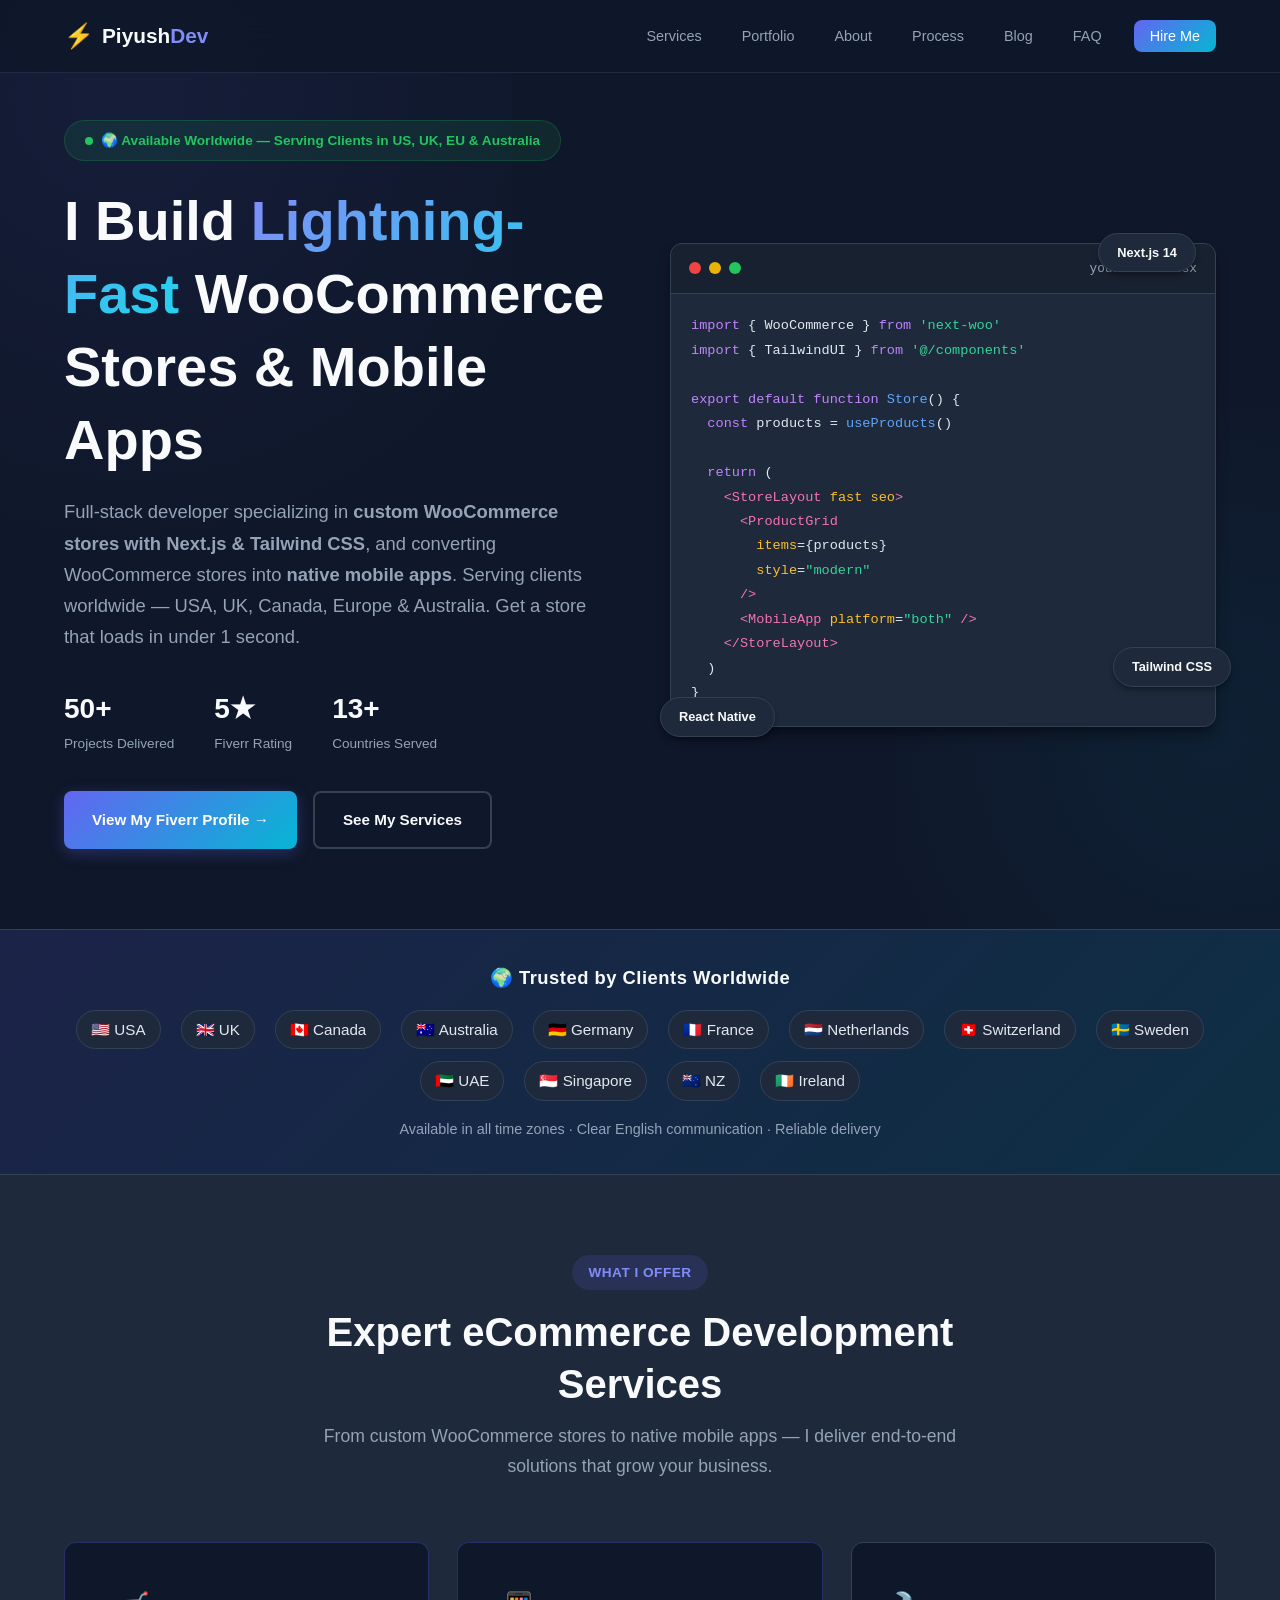
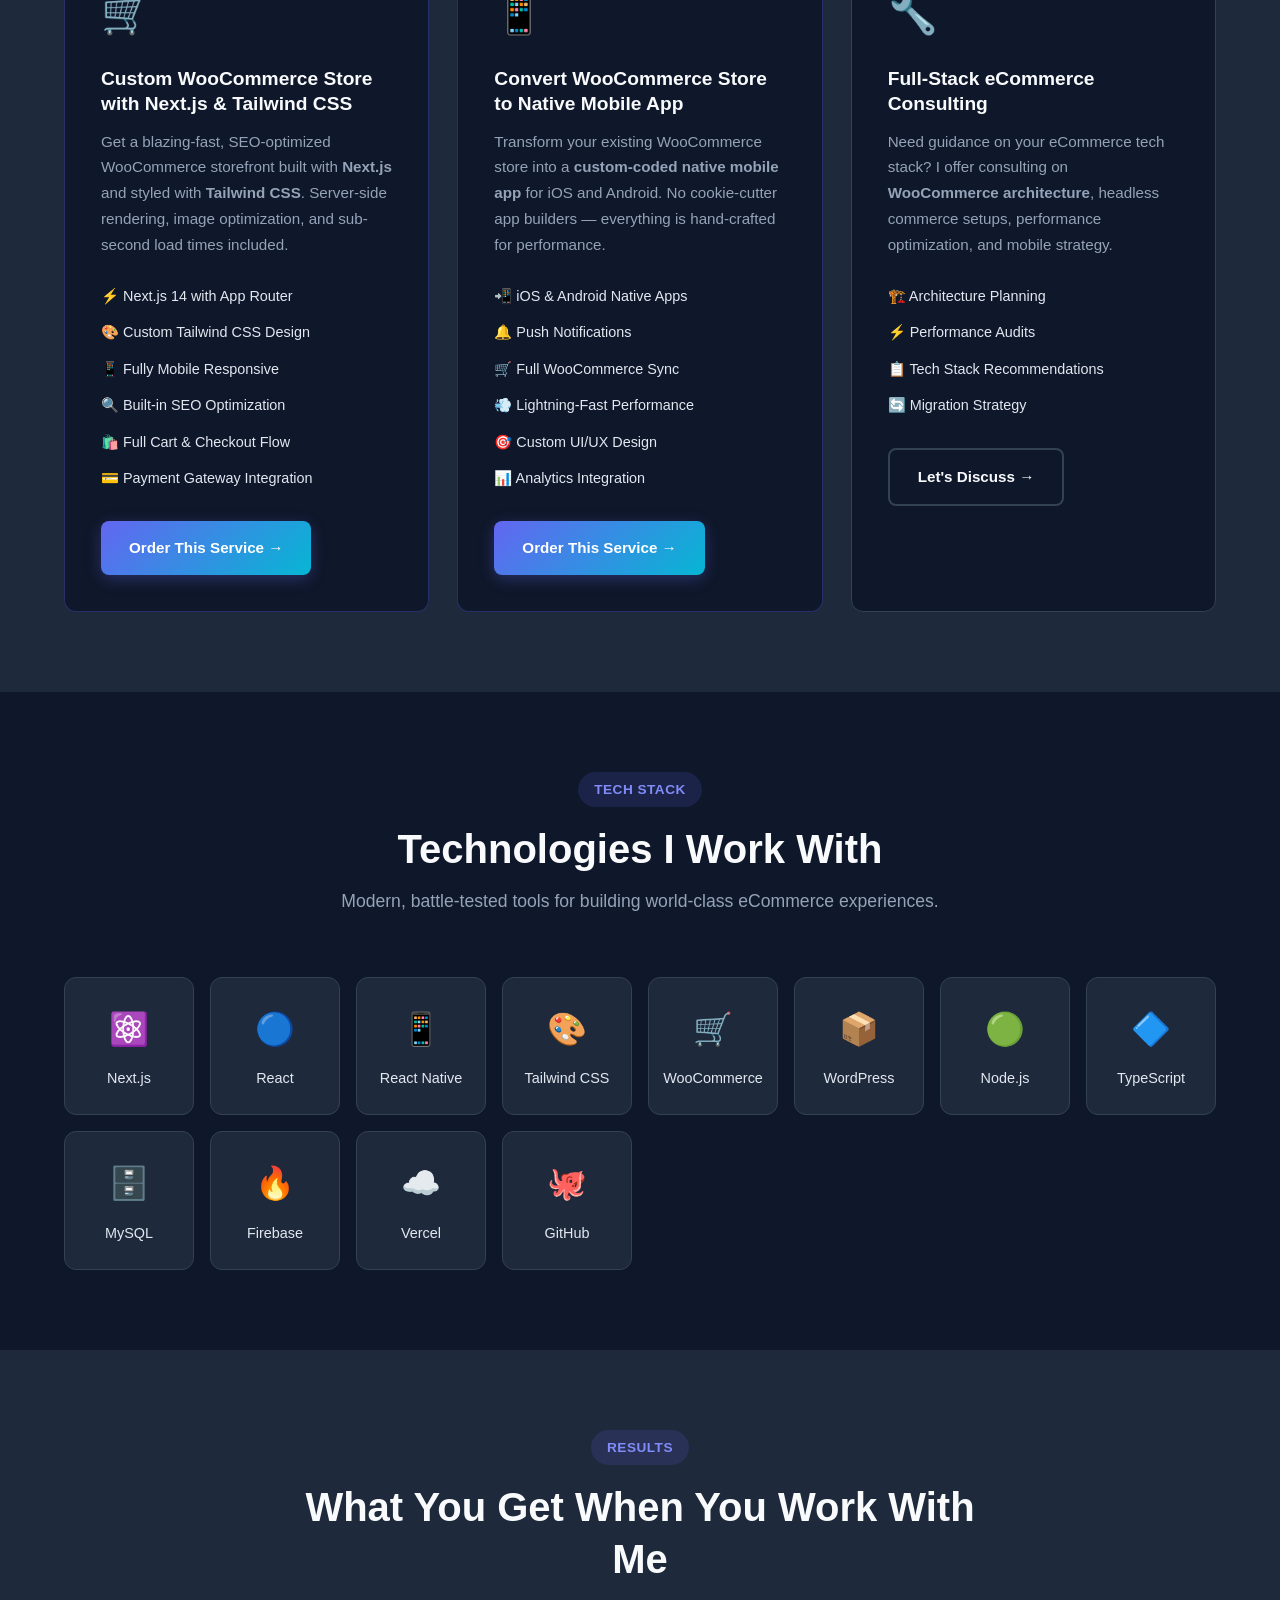
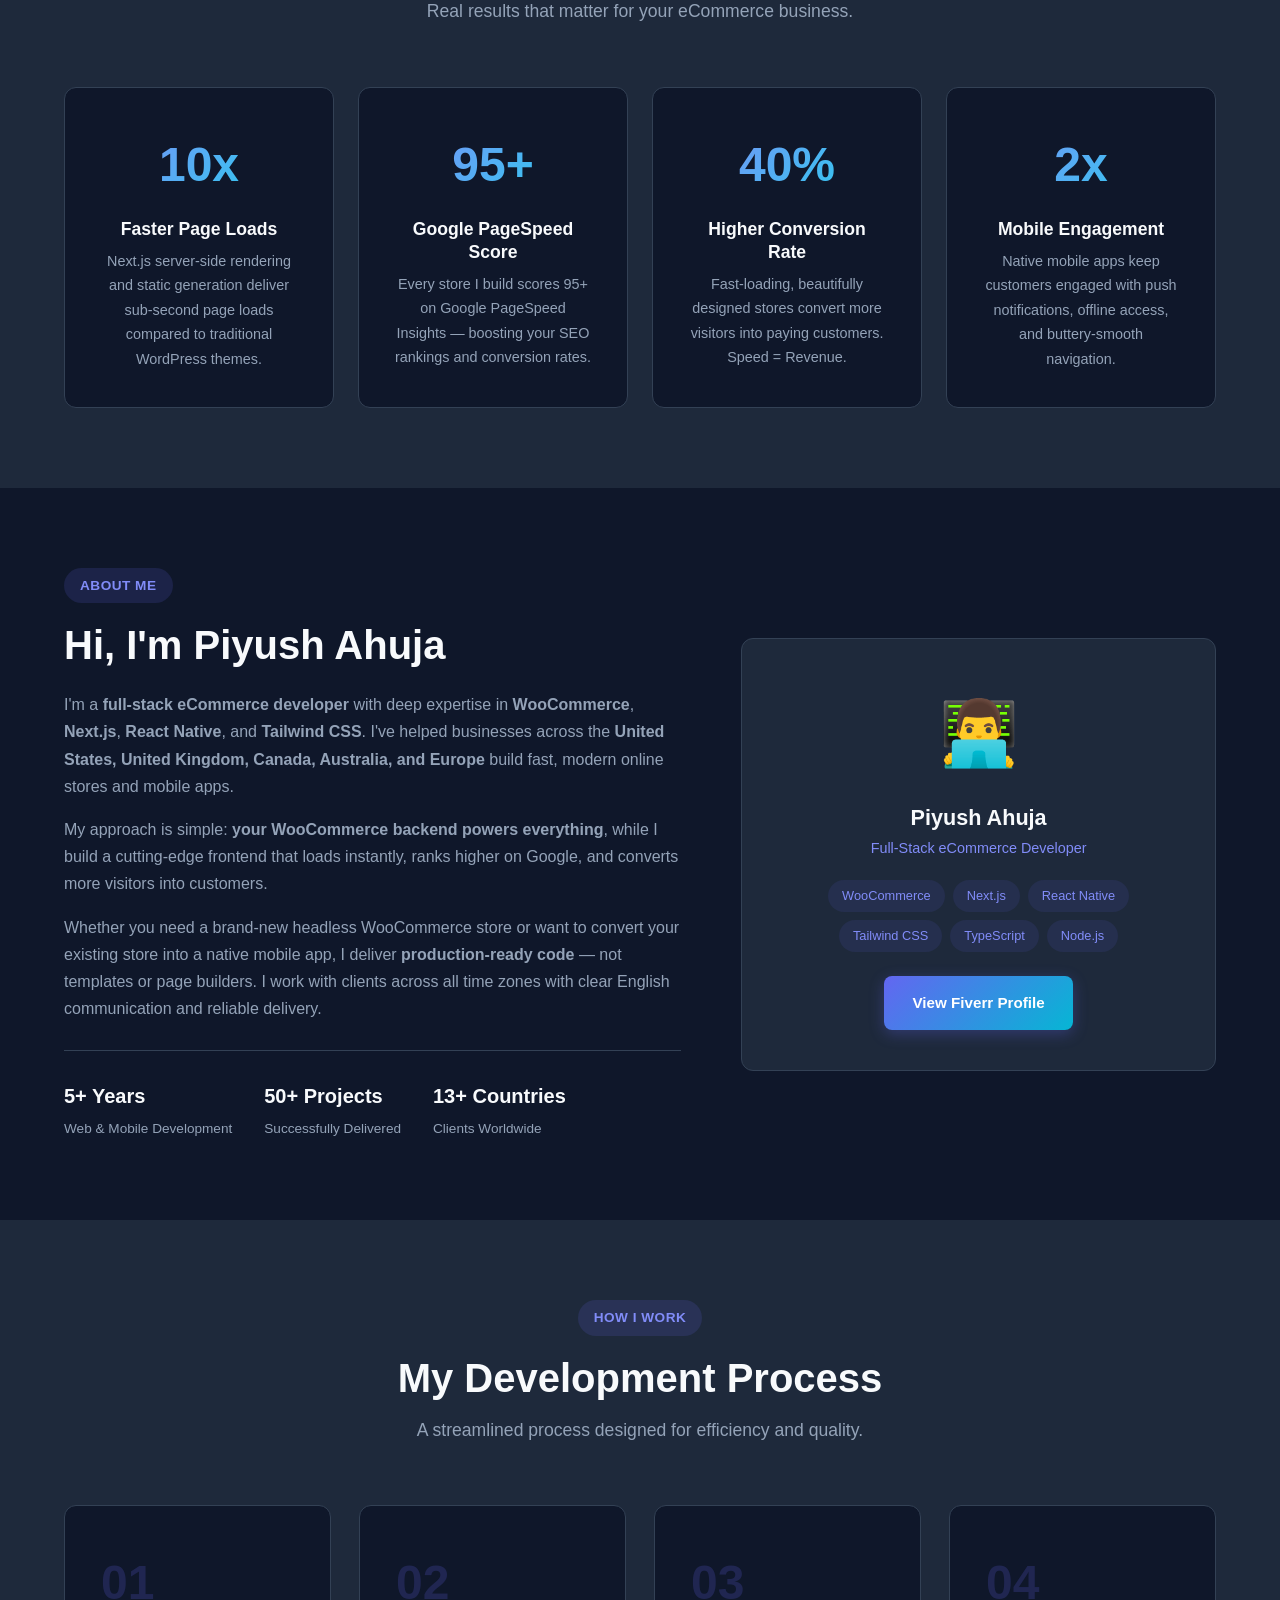
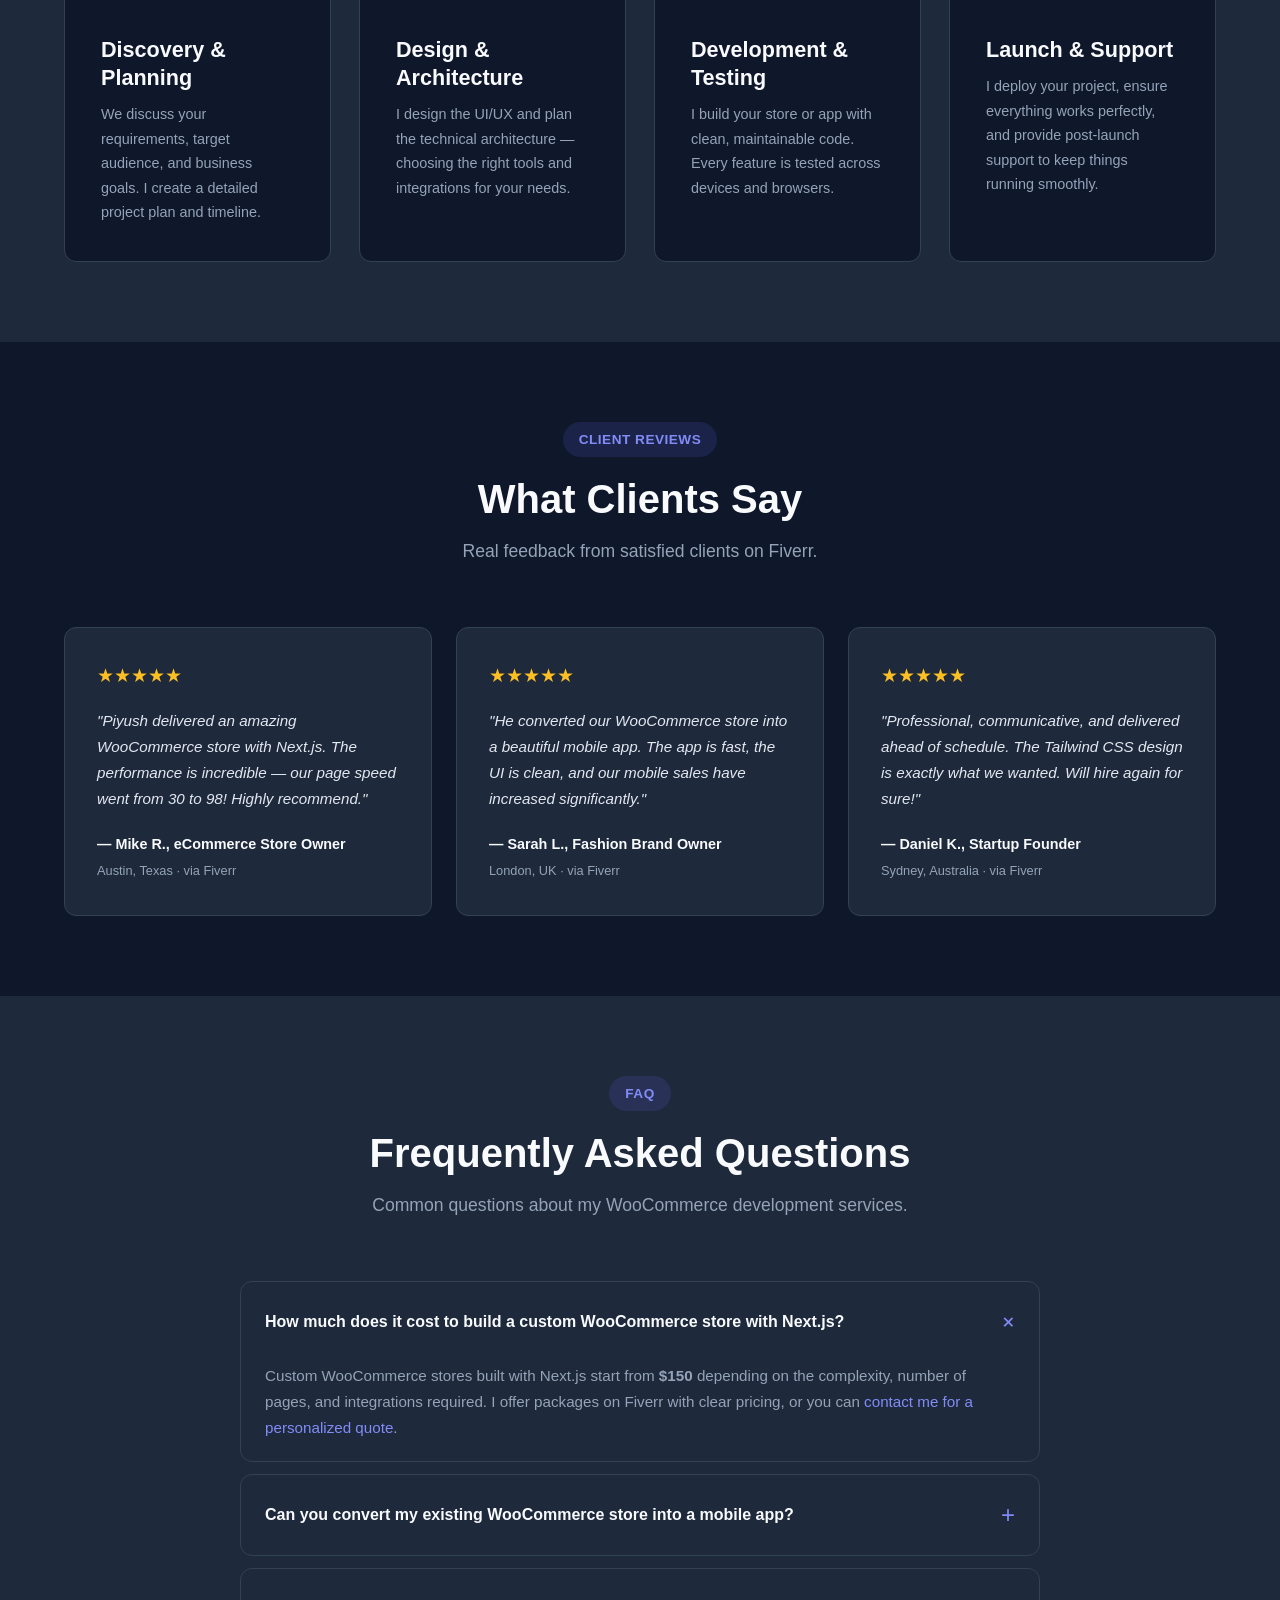
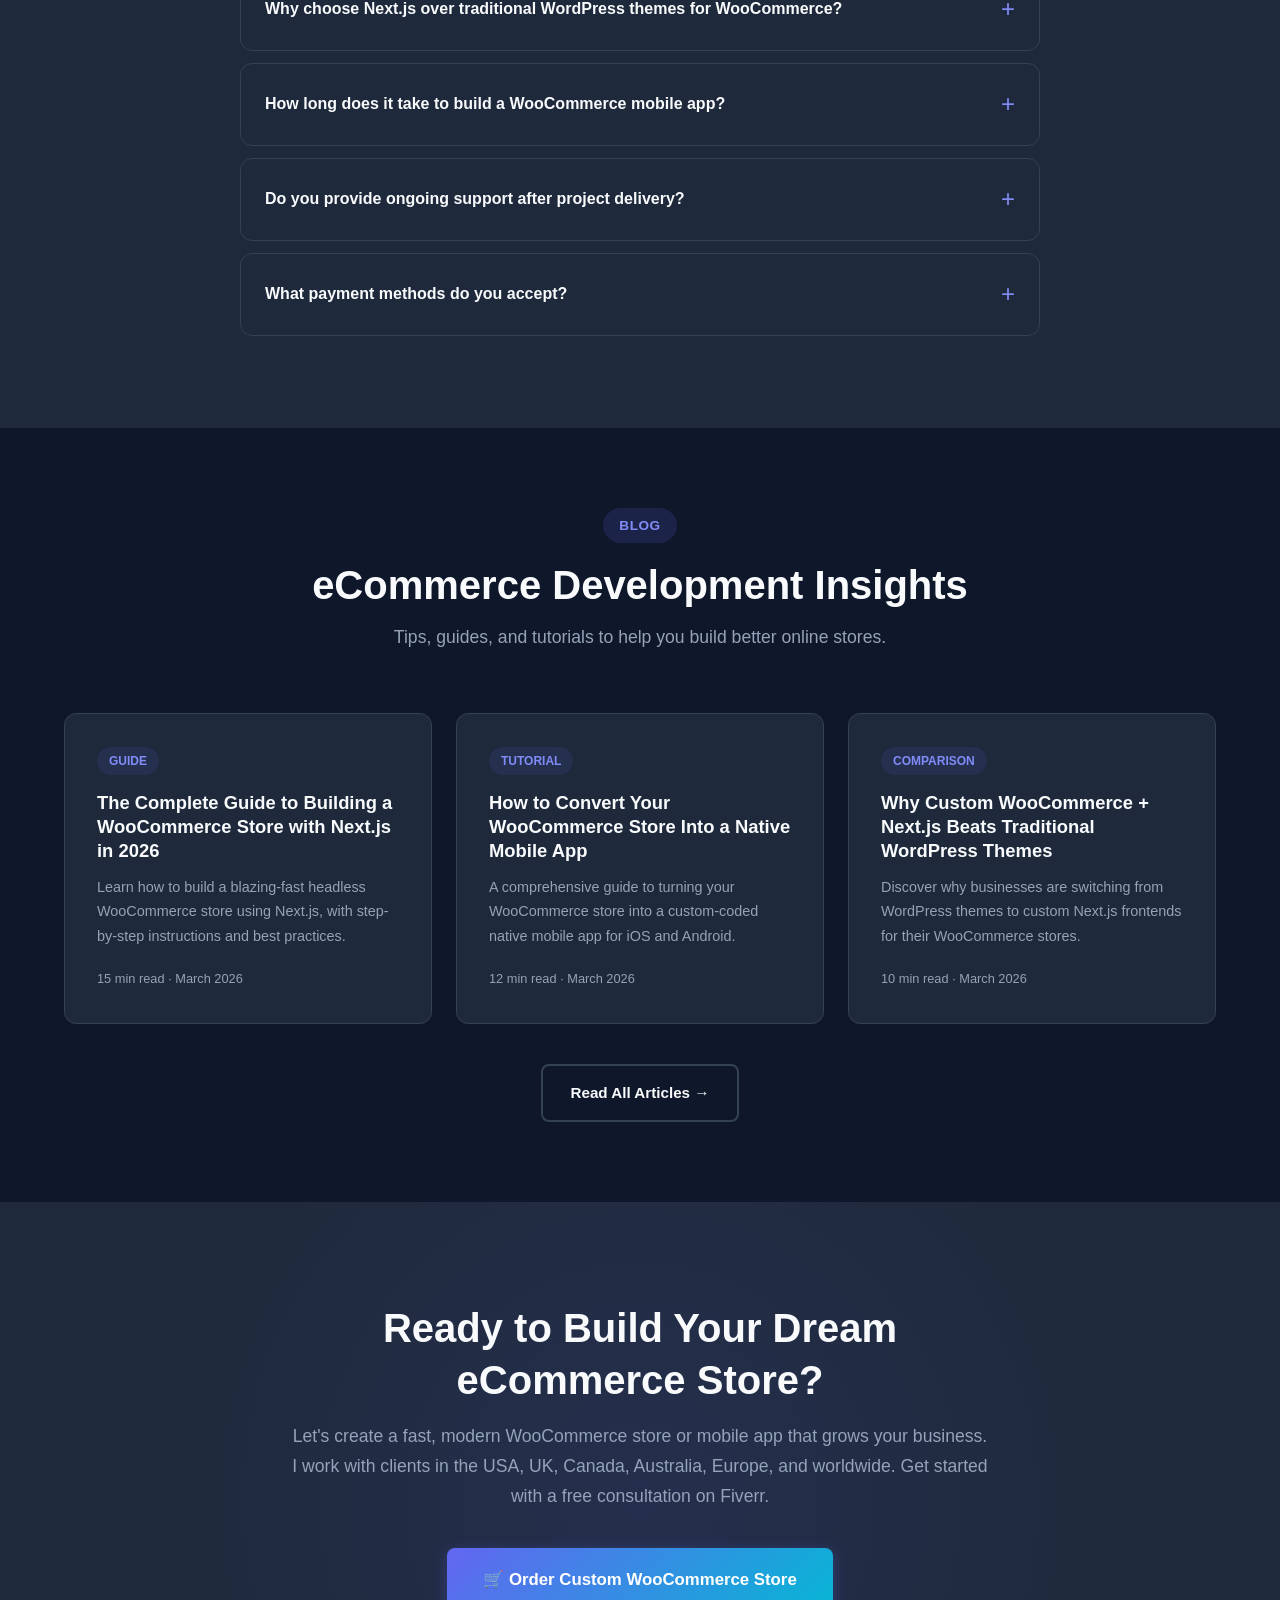
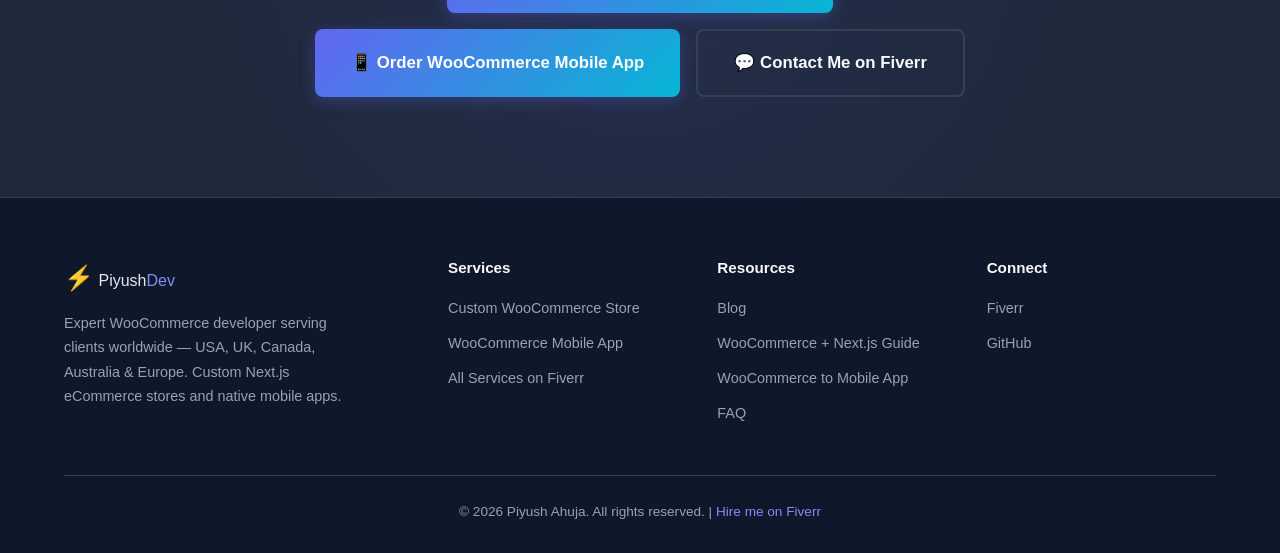
<file: index.html>
<!DOCTYPE html>
<html lang="en">
<head>
    <meta charset="UTF-8">
    <meta name="viewport" content="width=device-width, initial-scale=1.0">
    <title>Piyush Ahuja — WooCommerce & Next.js Developer | Custom eCommerce Stores & Mobile Apps</title>
    <meta name="description" content="Hire Piyush Ahuja — expert WooCommerce developer serving clients in the USA, UK, Canada, Australia & Europe. Custom Next.js eCommerce stores, Tailwind CSS design, and native mobile apps. 50+ projects delivered worldwide. Fast delivery.">
    <meta name="keywords" content="woocommerce developer, hire woocommerce expert, nextjs ecommerce, custom woocommerce store, woocommerce mobile app, react native woocommerce, tailwind css ecommerce, freelance ecommerce developer, woocommerce to mobile app, custom ecommerce development, hire woocommerce developer usa, woocommerce developer for us clients, ecommerce developer uk, hire freelance developer usa, woocommerce expert canada, headless ecommerce developer, nextjs developer for hire, remote ecommerce developer, international freelance developer">
    <meta name="author" content="Piyush Ahuja">
    <meta name="robots" content="index, follow, max-snippet:-1, max-image-preview:large, max-video-preview:-1">
    <link rel="canonical" href="https://ahujapiyush.github.io/">

    <!-- International Targeting: hreflang for major English markets -->
    <link rel="alternate" hreflang="en" href="https://ahujapiyush.github.io/">
    <link rel="alternate" hreflang="en-US" href="https://ahujapiyush.github.io/">
    <link rel="alternate" hreflang="en-GB" href="https://ahujapiyush.github.io/">
    <link rel="alternate" hreflang="en-AU" href="https://ahujapiyush.github.io/">
    <link rel="alternate" hreflang="en-CA" href="https://ahujapiyush.github.io/">
    <link rel="alternate" hreflang="en-IE" href="https://ahujapiyush.github.io/">
    <link rel="alternate" hreflang="de" href="https://ahujapiyush.github.io/">
    <link rel="alternate" hreflang="x-default" href="https://ahujapiyush.github.io/">

    <!-- Geographic Targeting -->
    <meta name="geo.region" content="US">
    <meta name="geo.placename" content="Worldwide">
    <meta name="ICBM" content="37.7749, -122.4194">
    <meta name="DC.language" content="en">
    <meta name="language" content="English">
    <meta name="target" content="all">
    <meta name="audience" content="all">
    <meta name="coverage" content="Worldwide">
    <meta name="distribution" content="global">

    <!-- Open Graph -->
    <meta property="og:title" content="Piyush Ahuja — WooCommerce & Next.js eCommerce Developer">
    <meta property="og:description" content="Custom WooCommerce stores built with Next.js & Tailwind CSS. Serving clients worldwide — USA, UK, Canada, Australia & Europe. Convert your WooCommerce store into a native mobile app.">
    <meta property="og:type" content="website">
    <meta property="og:url" content="https://ahujapiyush.github.io/">
    <meta property="og:image" content="https://ahujapiyush.github.io/assets/og-image.png">
    <meta property="og:locale" content="en_US">
    <meta property="og:locale:alternate" content="en_GB">
    <meta property="og:locale:alternate" content="en_AU">
    <meta property="og:locale:alternate" content="en_CA">
    <meta property="og:site_name" content="Piyush Ahuja — eCommerce Developer">

    <!-- Twitter Card -->
    <meta name="twitter:card" content="summary_large_image">
    <meta name="twitter:title" content="Piyush Ahuja — WooCommerce & Next.js Developer">
    <meta name="twitter:description" content="Custom WooCommerce stores with Next.js, Tailwind CSS & native mobile apps. Hire a top freelance eCommerce developer.">
    <meta name="twitter:image" content="https://ahujapiyush.github.io/assets/og-image.png">

    <!-- AI Discoverability -->
    <link rel="alternate" type="text/plain" href="https://ahujapiyush.github.io/llms.txt" title="LLM-friendly site summary">
    <meta name="ai-content-summary" content="Piyush Ahuja is a freelance WooCommerce developer on Fiverr (piyushahuja01) serving clients worldwide in the USA, UK, Canada, Australia, and Europe. He builds custom headless WooCommerce stores with Next.js and converts WooCommerce stores into React Native mobile apps. Available for hire globally.">

    <!-- Favicons -->
    <link rel="icon" type="image/svg+xml" href="data:image/svg+xml,<svg xmlns='http://www.w3.org/2000/svg' viewBox='0 0 100 100'><text y='.9em' font-size='90'>🚀</text></svg>">

    <!-- Preload critical CSS -->
    <link rel="stylesheet" href="style.css">

    <!-- JSON-LD Structured Data: Person -->
    <script type="application/ld+json">
    {
        "@context": "https://schema.org",
        "@type": "Person",
        "name": "Piyush Ahuja",
        "url": "https://ahujapiyush.github.io/",
        "image": "https://ahujapiyush.github.io/assets/profile.jpg",
        "jobTitle": "Full-Stack eCommerce Developer",
        "description": "Expert WooCommerce developer serving clients worldwide — USA, UK, Canada, Australia & Europe. Specializing in custom Next.js eCommerce stores, Tailwind CSS design, and native mobile apps.",
        "sameAs": [
            "https://www.fiverr.com/piyushahuja01/",
            "https://github.com/ahujapiyush"
        ],
        "workLocation": {
            "@type": "VirtualLocation",
            "description": "Remote — serving clients worldwide"
        },
        "areaServed": [
            {"@type": "Country", "name": "United States"},
            {"@type": "Country", "name": "United Kingdom"},
            {"@type": "Country", "name": "Canada"},
            {"@type": "Country", "name": "Australia"},
            {"@type": "Country", "name": "Germany"},
            {"@type": "Country", "name": "France"},
            {"@type": "Country", "name": "Netherlands"},
            {"@type": "Country", "name": "Sweden"},
            {"@type": "Country", "name": "Switzerland"},
            {"@type": "Country", "name": "New Zealand"},
            {"@type": "Country", "name": "Ireland"},
            {"@type": "Country", "name": "Singapore"},
            {"@type": "Country", "name": "United Arab Emirates"}
        ],
        "knowsLanguage": ["English"],
        "knowsAbout": [
            "WooCommerce",
            "Next.js",
            "React Native",
            "Tailwind CSS",
            "eCommerce Development",
            "Mobile App Development",
            "WordPress",
            "Shopify",
            "JavaScript",
            "TypeScript",
            "Node.js"
        ],
        "makesOffer": [
            {
                "@type": "Offer",
                "itemOffered": {
                    "@type": "Service",
                    "name": "Custom WooCommerce Store with Next.js & Tailwind CSS",
                    "description": "Build a blazing-fast custom WooCommerce store using Next.js and Tailwind CSS with full mobile responsiveness.",
                    "url": "https://www.fiverr.com/piyushahuja01/build-a-custom-woocommerce-store-with-next-js-tailwind-css-and-mobile-app"
                }
            },
            {
                "@type": "Offer",
                "itemOffered": {
                    "@type": "Service",
                    "name": "WooCommerce to Native Mobile App",
                    "description": "Convert your WooCommerce store into a custom-coded native mobile app for iOS and Android.",
                    "url": "https://www.fiverr.com/piyushahuja01/turn-your-woocommerce-store-into-a-custom-code-native-app"
                }
            }
        ]
    }
    </script>

    <!-- JSON-LD: WebSite with SearchAction -->
    <script type="application/ld+json">
    {
        "@context": "https://schema.org",
        "@type": "WebSite",
        "name": "Piyush Ahuja — eCommerce Developer",
        "url": "https://ahujapiyush.github.io/"
    }
    </script>

    <!-- JSON-LD: FAQ -->
    <script type="application/ld+json">
    {
        "@context": "https://schema.org",
        "@type": "FAQPage",
        "mainEntity": [
            {
                "@type": "Question",
                "name": "How much does it cost to build a custom WooCommerce store with Next.js?",
                "acceptedAnswer": {
                    "@type": "Answer",
                    "text": "Custom WooCommerce stores built with Next.js start from $150 depending on the complexity, number of pages, and integrations. Contact me on Fiverr for a personalized quote."
                }
            },
            {
                "@type": "Question",
                "name": "Can you convert my existing WooCommerce store into a mobile app?",
                "acceptedAnswer": {
                    "@type": "Answer",
                    "text": "Yes! I specialize in converting WooCommerce stores into custom-coded native mobile apps for both iOS and Android using React Native, ensuring full feature parity with your web store."
                }
            },
            {
                "@type": "Question",
                "name": "Why choose Next.js over traditional WordPress themes for WooCommerce?",
                "acceptedAnswer": {
                    "@type": "Answer",
                    "text": "Next.js provides significantly faster page loads (up to 10x), better SEO through server-side rendering, superior developer experience, and modern UI capabilities compared to traditional WordPress themes. Your WooCommerce backend stays the same while the frontend becomes blazing fast."
                }
            },
            {
                "@type": "Question",
                "name": "How long does it take to build a WooCommerce mobile app?",
                "acceptedAnswer": {
                    "@type": "Answer",
                    "text": "A typical WooCommerce mobile app takes 2-4 weeks depending on features and complexity. I deliver production-ready apps with push notifications, payment integration, and full cart/checkout functionality."
                }
            },
            {
                "@type": "Question",
                "name": "Do you provide ongoing support after project delivery?",
                "acceptedAnswer": {
                    "@type": "Answer",
                    "text": "Yes, all my projects include post-delivery support. I offer revision rounds and can provide ongoing maintenance packages to keep your store or app running smoothly."
                }
            }
        ]
    }
    </script>

    <!-- JSON-LD: BreadcrumbList -->
    <script type="application/ld+json">
    {
        "@context": "https://schema.org",
        "@type": "BreadcrumbList",
        "itemListElement": [
            {
                "@type": "ListItem",
                "position": 1,
                "name": "Home",
                "item": "https://ahujapiyush.github.io/"
            }
        ]
    }
    </script>
</head>
<body>
    <!-- Navigation -->
    <nav class="navbar" id="navbar">
        <div class="container nav-container">
            <a href="/" class="nav-logo" aria-label="Piyush Ahuja Home">
                <span class="logo-icon">⚡</span>
                <span class="logo-text">Piyush<span class="accent">Dev</span></span>
            </a>
            <button class="nav-toggle" id="navToggle" aria-label="Toggle Menu" aria-expanded="false">
                <span class="hamburger"></span>
            </button>
            <ul class="nav-menu" id="navMenu">
                <li><a href="#services" class="nav-link">Services</a></li>
                <li><a href="#portfolio" class="nav-link">Portfolio</a></li>
                <li><a href="#about" class="nav-link">About</a></li>
                <li><a href="#process" class="nav-link">Process</a></li>
                <li><a href="blog/" class="nav-link">Blog</a></li>
                <li><a href="#faq" class="nav-link">FAQ</a></li>
                <li><a href="#contact" class="nav-link cta-btn">Hire Me</a></li>
            </ul>
        </div>
    </nav>

    <!-- Hero Section -->
    <header class="hero" id="hero">
        <div class="container hero-container">
            <div class="hero-content">
                <div class="hero-badge">🌍 Available Worldwide — Serving Clients in US, UK, EU & Australia</div>
                <h1>I Build <span class="gradient-text">Lightning-Fast</span> WooCommerce Stores & Mobile Apps</h1>
                <p class="hero-subtitle">Full-stack developer specializing in <strong>custom WooCommerce stores with Next.js & Tailwind CSS</strong>, and converting WooCommerce stores into <strong>native mobile apps</strong>. Serving clients worldwide — USA, UK, Canada, Europe & Australia. Get a store that loads in under 1 second.</p>
                <div class="hero-stats">
                    <div class="stat">
                        <span class="stat-number">50+</span>
                        <span class="stat-label">Projects Delivered</span>
                    </div>
                    <div class="stat">
                        <span class="stat-number">5★</span>
                        <span class="stat-label">Fiverr Rating</span>
                    </div>
                    <div class="stat">
                        <span class="stat-number">13+</span>
                        <span class="stat-label">Countries Served</span>
                    </div>
                </div>
                <div class="hero-cta">
                    <a href="https://www.fiverr.com/piyushahuja01/" class="btn btn-primary" target="_blank" rel="noopener">
                        View My Fiverr Profile →
                    </a>
                    <a href="#services" class="btn btn-outline">See My Services</a>
                </div>
            </div>
            <div class="hero-visual">
                <div class="code-window">
                    <div class="code-header">
                        <span class="dot red"></span>
                        <span class="dot yellow"></span>
                        <span class="dot green"></span>
                        <span class="code-title">your-store.tsx</span>
                    </div>
                    <pre class="code-body"><code><span class="code-keyword">import</span> { WooCommerce } <span class="code-keyword">from</span> <span class="code-string">'next-woo'</span>
<span class="code-keyword">import</span> { TailwindUI } <span class="code-keyword">from</span> <span class="code-string">'@/components'</span>

<span class="code-keyword">export default function</span> <span class="code-func">Store</span>() {
  <span class="code-keyword">const</span> products = <span class="code-func">useProducts</span>()
  
  <span class="code-keyword">return</span> (
    <span class="code-tag">&lt;StoreLayout</span> <span class="code-attr">fast</span> <span class="code-attr">seo</span><span class="code-tag">&gt;</span>
      <span class="code-tag">&lt;ProductGrid</span>
        <span class="code-attr">items</span>={products}
        <span class="code-attr">style</span>=<span class="code-string">"modern"</span>
      <span class="code-tag">/&gt;</span>
      <span class="code-tag">&lt;MobileApp</span> <span class="code-attr">platform</span>=<span class="code-string">"both"</span> <span class="code-tag">/&gt;</span>
    <span class="code-tag">&lt;/StoreLayout&gt;</span>
  )
}</code></pre>
                </div>
                <div class="floating-badge badge-1">Next.js 14</div>
                <div class="floating-badge badge-2">React Native</div>
                <div class="floating-badge badge-3">Tailwind CSS</div>
            </div>
        </div>
    </header>

    <!-- Clients Worldwide Trust Bar -->
    <section class="worldwide-bar">
        <div class="container">
            <p class="worldwide-title">🌍 Trusted by Clients Worldwide</p>
            <div class="country-flags">
                <span class="country-flag" title="United States">🇺🇸 USA</span>
                <span class="country-flag" title="United Kingdom">🇬🇧 UK</span>
                <span class="country-flag" title="Canada">🇨🇦 Canada</span>
                <span class="country-flag" title="Australia">🇦🇺 Australia</span>
                <span class="country-flag" title="Germany">🇩🇪 Germany</span>
                <span class="country-flag" title="France">🇫🇷 France</span>
                <span class="country-flag" title="Netherlands">🇳🇱 Netherlands</span>
                <span class="country-flag" title="Switzerland">🇨🇭 Switzerland</span>
                <span class="country-flag" title="Sweden">🇸🇪 Sweden</span>
                <span class="country-flag" title="UAE">🇦🇪 UAE</span>
                <span class="country-flag" title="Singapore">🇸🇬 Singapore</span>
                <span class="country-flag" title="New Zealand">🇳🇿 NZ</span>
                <span class="country-flag" title="Ireland">🇮🇪 Ireland</span>
            </div>
            <p class="worldwide-subtitle">Available in all time zones · Clear English communication · Reliable delivery</p>
        </div>
    </section>

    <!-- Services Section -->
    <section class="services" id="services">
        <div class="container">
            <div class="section-header">
                <span class="section-tag">What I Offer</span>
                <h2>Expert eCommerce Development Services</h2>
                <p>From custom WooCommerce stores to native mobile apps — I deliver end-to-end solutions that grow your business.</p>
            </div>
            <div class="services-grid">
                <!-- Service 1 -->
                <article class="service-card featured">
                    <div class="service-icon">🛒</div>
                    <h3>Custom WooCommerce Store with Next.js & Tailwind CSS</h3>
                    <p>Get a blazing-fast, SEO-optimized WooCommerce storefront built with <strong>Next.js</strong> and styled with <strong>Tailwind CSS</strong>. Server-side rendering, image optimization, and sub-second load times included.</p>
                    <ul class="service-features">
                        <li>⚡ Next.js 14 with App Router</li>
                        <li>🎨 Custom Tailwind CSS Design</li>
                        <li>📱 Fully Mobile Responsive</li>
                        <li>🔍 Built-in SEO Optimization</li>
                        <li>🛍️ Full Cart & Checkout Flow</li>
                        <li>💳 Payment Gateway Integration</li>
                    </ul>
                    <a href="https://www.fiverr.com/piyushahuja01/build-a-custom-woocommerce-store-with-next-js-tailwind-css-and-mobile-app" class="btn btn-primary" target="_blank" rel="noopener">
                        Order This Service →
                    </a>
                </article>

                <!-- Service 2 -->
                <article class="service-card featured">
                    <div class="service-icon">📱</div>
                    <h3>Convert WooCommerce Store to Native Mobile App</h3>
                    <p>Transform your existing WooCommerce store into a <strong>custom-coded native mobile app</strong> for iOS and Android. No cookie-cutter app builders — everything is hand-crafted for performance.</p>
                    <ul class="service-features">
                        <li>📲 iOS & Android Native Apps</li>
                        <li>🔔 Push Notifications</li>
                        <li>🛒 Full WooCommerce Sync</li>
                        <li>💨 Lightning-Fast Performance</li>
                        <li>🎯 Custom UI/UX Design</li>
                        <li>📊 Analytics Integration</li>
                    </ul>
                    <a href="https://www.fiverr.com/piyushahuja01/turn-your-woocommerce-store-into-a-custom-code-native-app" class="btn btn-primary" target="_blank" rel="noopener">
                        Order This Service →
                    </a>
                </article>

                <!-- Service 3 -->
                <article class="service-card">
                    <div class="service-icon">🔧</div>
                    <h3>Full-Stack eCommerce Consulting</h3>
                    <p>Need guidance on your eCommerce tech stack? I offer consulting on <strong>WooCommerce architecture</strong>, headless commerce setups, performance optimization, and mobile strategy.</p>
                    <ul class="service-features">
                        <li>🏗️ Architecture Planning</li>
                        <li>⚡ Performance Audits</li>
                        <li>📋 Tech Stack Recommendations</li>
                        <li>🔄 Migration Strategy</li>
                    </ul>
                    <a href="https://www.fiverr.com/piyushahuja01/" class="btn btn-outline" target="_blank" rel="noopener">
                        Let's Discuss →
                    </a>
                </article>
            </div>
        </div>
    </section>

    <!-- Tech Stack Section -->
    <section class="tech-stack" id="tech">
        <div class="container">
            <div class="section-header">
                <span class="section-tag">Tech Stack</span>
                <h2>Technologies I Work With</h2>
                <p>Modern, battle-tested tools for building world-class eCommerce experiences.</p>
            </div>
            <div class="tech-grid">
                <div class="tech-item"><span class="tech-logo">⚛️</span><span>Next.js</span></div>
                <div class="tech-item"><span class="tech-logo">🔵</span><span>React</span></div>
                <div class="tech-item"><span class="tech-logo">📱</span><span>React Native</span></div>
                <div class="tech-item"><span class="tech-logo">🎨</span><span>Tailwind CSS</span></div>
                <div class="tech-item"><span class="tech-logo">🛒</span><span>WooCommerce</span></div>
                <div class="tech-item"><span class="tech-logo">📦</span><span>WordPress</span></div>
                <div class="tech-item"><span class="tech-logo">🟢</span><span>Node.js</span></div>
                <div class="tech-item"><span class="tech-logo">🔷</span><span>TypeScript</span></div>
                <div class="tech-item"><span class="tech-logo">🗄️</span><span>MySQL</span></div>
                <div class="tech-item"><span class="tech-logo">🔥</span><span>Firebase</span></div>
                <div class="tech-item"><span class="tech-logo">☁️</span><span>Vercel</span></div>
                <div class="tech-item"><span class="tech-logo">🐙</span><span>GitHub</span></div>
            </div>
        </div>
    </section>

    <!-- Portfolio/Results Section -->
    <section class="portfolio" id="portfolio">
        <div class="container">
            <div class="section-header">
                <span class="section-tag">Results</span>
                <h2>What You Get When You Work With Me</h2>
                <p>Real results that matter for your eCommerce business.</p>
            </div>
            <div class="results-grid">
                <div class="result-card">
                    <div class="result-metric">10x</div>
                    <h3>Faster Page Loads</h3>
                    <p>Next.js server-side rendering and static generation deliver sub-second page loads compared to traditional WordPress themes.</p>
                </div>
                <div class="result-card">
                    <div class="result-metric">95+</div>
                    <h3>Google PageSpeed Score</h3>
                    <p>Every store I build scores 95+ on Google PageSpeed Insights — boosting your SEO rankings and conversion rates.</p>
                </div>
                <div class="result-card">
                    <div class="result-metric">40%</div>
                    <h3>Higher Conversion Rate</h3>
                    <p>Fast-loading, beautifully designed stores convert more visitors into paying customers. Speed = Revenue.</p>
                </div>
                <div class="result-card">
                    <div class="result-metric">2x</div>
                    <h3>Mobile Engagement</h3>
                    <p>Native mobile apps keep customers engaged with push notifications, offline access, and buttery-smooth navigation.</p>
                </div>
            </div>
        </div>
    </section>

    <!-- About Section -->
    <section class="about" id="about">
        <div class="container about-container">
            <div class="about-content">
                <span class="section-tag">About Me</span>
                <h2>Hi, I'm Piyush Ahuja</h2>
                <p>I'm a <strong>full-stack eCommerce developer</strong> with deep expertise in <strong>WooCommerce</strong>, <strong>Next.js</strong>, <strong>React Native</strong>, and <strong>Tailwind CSS</strong>. I've helped businesses across the <strong>United States, United Kingdom, Canada, Australia, and Europe</strong> build fast, modern online stores and mobile apps.</p>
                <p>My approach is simple: <strong>your WooCommerce backend powers everything</strong>, while I build a cutting-edge frontend that loads instantly, ranks higher on Google, and converts more visitors into customers.</p>
                <p>Whether you need a brand-new headless WooCommerce store or want to convert your existing store into a native mobile app, I deliver <strong>production-ready code</strong> — not templates or page builders. I work with clients across all time zones with clear English communication and reliable delivery.</p>
                <div class="about-highlights">
                    <div class="highlight">
                        <strong>5+ Years</strong>
                        <span>Web & Mobile Development</span>
                    </div>
                    <div class="highlight">
                        <strong>50+ Projects</strong>
                        <span>Successfully Delivered</span>
                    </div>
                    <div class="highlight">
                        <strong>13+ Countries</strong>
                        <span>Clients Worldwide</span>
                    </div>
                </div>
            </div>
            <div class="about-visual">
                <div class="about-card">
                    <div class="about-avatar">👨‍💻</div>
                    <h3>Piyush Ahuja</h3>
                    <p class="about-role">Full-Stack eCommerce Developer</p>
                    <div class="about-tags">
                        <span class="tag">WooCommerce</span>
                        <span class="tag">Next.js</span>
                        <span class="tag">React Native</span>
                        <span class="tag">Tailwind CSS</span>
                        <span class="tag">TypeScript</span>
                        <span class="tag">Node.js</span>
                    </div>
                    <a href="https://www.fiverr.com/piyushahuja01/" class="btn btn-primary" target="_blank" rel="noopener">View Fiverr Profile</a>
                </div>
            </div>
        </div>
    </section>

    <!-- Process Section -->
    <section class="process" id="process">
        <div class="container">
            <div class="section-header">
                <span class="section-tag">How I Work</span>
                <h2>My Development Process</h2>
                <p>A streamlined process designed for efficiency and quality.</p>
            </div>
            <div class="process-steps">
                <div class="step">
                    <div class="step-number">01</div>
                    <h3>Discovery & Planning</h3>
                    <p>We discuss your requirements, target audience, and business goals. I create a detailed project plan and timeline.</p>
                </div>
                <div class="step">
                    <div class="step-number">02</div>
                    <h3>Design & Architecture</h3>
                    <p>I design the UI/UX and plan the technical architecture — choosing the right tools and integrations for your needs.</p>
                </div>
                <div class="step">
                    <div class="step-number">03</div>
                    <h3>Development & Testing</h3>
                    <p>I build your store or app with clean, maintainable code. Every feature is tested across devices and browsers.</p>
                </div>
                <div class="step">
                    <div class="step-number">04</div>
                    <h3>Launch & Support</h3>
                    <p>I deploy your project, ensure everything works perfectly, and provide post-launch support to keep things running smoothly.</p>
                </div>
            </div>
        </div>
    </section>

    <!-- Testimonials Section -->
    <section class="testimonials" id="testimonials">
        <div class="container">
            <div class="section-header">
                <span class="section-tag">Client Reviews</span>
                <h2>What Clients Say</h2>
                <p>Real feedback from satisfied clients on Fiverr.</p>
            </div>
            <div class="testimonials-grid">
                <div class="testimonial-card">
                    <div class="stars">★★★★★</div>
                    <p>"Piyush delivered an amazing WooCommerce store with Next.js. The performance is incredible — our page speed went from 30 to 98! Highly recommend."</p>
                    <div class="testimonial-author">
                        <strong>— Mike R., eCommerce Store Owner</strong>
                        <span>Austin, Texas · via Fiverr</span>
                    </div>
                </div>
                <div class="testimonial-card">
                    <div class="stars">★★★★★</div>
                    <p>"He converted our WooCommerce store into a beautiful mobile app. The app is fast, the UI is clean, and our mobile sales have increased significantly."</p>
                    <div class="testimonial-author">
                        <strong>— Sarah L., Fashion Brand Owner</strong>
                        <span>London, UK · via Fiverr</span>
                    </div>
                </div>
                <div class="testimonial-card">
                    <div class="stars">★★★★★</div>
                    <p>"Professional, communicative, and delivered ahead of schedule. The Tailwind CSS design is exactly what we wanted. Will hire again for sure!"</p>
                    <div class="testimonial-author">
                        <strong>— Daniel K., Startup Founder</strong>
                        <span>Sydney, Australia · via Fiverr</span>
                    </div>
                </div>
            </div>
        </div>
    </section>

    <!-- FAQ Section -->
    <section class="faq" id="faq">
        <div class="container">
            <div class="section-header">
                <span class="section-tag">FAQ</span>
                <h2>Frequently Asked Questions</h2>
                <p>Common questions about my WooCommerce development services.</p>
            </div>
            <div class="faq-list">
                <details class="faq-item" open>
                    <summary><h3>How much does it cost to build a custom WooCommerce store with Next.js?</h3></summary>
                    <p>Custom WooCommerce stores built with Next.js start from <strong>$150</strong> depending on the complexity, number of pages, and integrations required. I offer packages on Fiverr with clear pricing, or you can <a href="https://www.fiverr.com/piyushahuja01/build-a-custom-woocommerce-store-with-next-js-tailwind-css-and-mobile-app" target="_blank" rel="noopener">contact me for a personalized quote</a>.</p>
                </details>
                <details class="faq-item">
                    <summary><h3>Can you convert my existing WooCommerce store into a mobile app?</h3></summary>
                    <p>Yes! I specialize in converting WooCommerce stores into <strong>custom-coded native mobile apps</strong> for both iOS and Android using React Native. The app syncs with your existing WooCommerce backend, so you manage everything from one place. <a href="https://www.fiverr.com/piyushahuja01/turn-your-woocommerce-store-into-a-custom-code-native-app" target="_blank" rel="noopener">Check out my mobile app service</a>.</p>
                </details>
                <details class="faq-item">
                    <summary><h3>Why choose Next.js over traditional WordPress themes for WooCommerce?</h3></summary>
                    <p>Next.js provides <strong>significantly faster page loads</strong> (up to 10x), better SEO through server-side rendering, superior developer experience, and modern UI capabilities. Your WooCommerce backend stays the same — I just replace the slow frontend with a blazing-fast Next.js application. Read more in my <a href="blog/why-custom-woocommerce-nextjs-over-themes.html">detailed comparison article</a>.</p>
                </details>
                <details class="faq-item">
                    <summary><h3>How long does it take to build a WooCommerce mobile app?</h3></summary>
                    <p>A typical WooCommerce mobile app takes <strong>2-4 weeks</strong> depending on features and complexity. I deliver production-ready apps with push notifications, payment integration, full cart/checkout functionality, and app store submission assistance.</p>
                </details>
                <details class="faq-item">
                    <summary><h3>Do you provide ongoing support after project delivery?</h3></summary>
                    <p>Yes! All my projects include <strong>post-delivery support</strong>. I offer revision rounds included in every package, and can provide ongoing maintenance to keep your store or app running smoothly.</p>
                </details>
                <details class="faq-item">
                    <summary><h3>What payment methods do you accept?</h3></summary>
                    <p>I primarily work through <strong>Fiverr</strong>, which supports credit cards, PayPal, and other payment methods. Fiverr also provides buyer protection, ensuring your payment is secure until you approve the delivery. <a href="https://www.fiverr.com/piyushahuja01/" target="_blank" rel="noopener">Visit my Fiverr profile</a> to get started.</p>
                </details>
            </div>
        </div>
    </section>

    <!-- Blog Preview Section (important for SEO) -->
    <section class="blog-preview" id="blog">
        <div class="container">
            <div class="section-header">
                <span class="section-tag">Blog</span>
                <h2>eCommerce Development Insights</h2>
                <p>Tips, guides, and tutorials to help you build better online stores.</p>
            </div>
            <div class="blog-grid">
                <article class="blog-card">
                    <div class="blog-category">Guide</div>
                    <h3><a href="blog/woocommerce-nextjs-ecommerce-guide.html">The Complete Guide to Building a WooCommerce Store with Next.js in 2026</a></h3>
                    <p>Learn how to build a blazing-fast headless WooCommerce store using Next.js, with step-by-step instructions and best practices.</p>
                    <span class="blog-meta">15 min read · March 2026</span>
                </article>
                <article class="blog-card">
                    <div class="blog-category">Tutorial</div>
                    <h3><a href="blog/convert-woocommerce-to-mobile-app.html">How to Convert Your WooCommerce Store Into a Native Mobile App</a></h3>
                    <p>A comprehensive guide to turning your WooCommerce store into a custom-coded native mobile app for iOS and Android.</p>
                    <span class="blog-meta">12 min read · March 2026</span>
                </article>
                <article class="blog-card">
                    <div class="blog-category">Comparison</div>
                    <h3><a href="blog/why-custom-woocommerce-nextjs-over-themes.html">Why Custom WooCommerce + Next.js Beats Traditional WordPress Themes</a></h3>
                    <p>Discover why businesses are switching from WordPress themes to custom Next.js frontends for their WooCommerce stores.</p>
                    <span class="blog-meta">10 min read · March 2026</span>
                </article>
            </div>
            <div class="blog-cta">
                <a href="blog/" class="btn btn-outline">Read All Articles →</a>
            </div>
        </div>
    </section>

    <!-- CTA Section -->
    <section class="cta-section" id="contact">
        <div class="container">
            <div class="cta-content">
                <h2>Ready to Build Your Dream eCommerce Store?</h2>
                <p>Let's create a fast, modern WooCommerce store or mobile app that grows your business. I work with clients in the USA, UK, Canada, Australia, Europe, and worldwide. Get started with a free consultation on Fiverr.</p>
                <div class="cta-buttons">
                    <a href="https://www.fiverr.com/piyushahuja01/build-a-custom-woocommerce-store-with-next-js-tailwind-css-and-mobile-app" class="btn btn-primary btn-large" target="_blank" rel="noopener">
                        🛒 Order Custom WooCommerce Store
                    </a>
                    <a href="https://www.fiverr.com/piyushahuja01/turn-your-woocommerce-store-into-a-custom-code-native-app" class="btn btn-primary btn-large" target="_blank" rel="noopener">
                        📱 Order WooCommerce Mobile App
                    </a>
                    <a href="https://www.fiverr.com/piyushahuja01/" class="btn btn-outline btn-large" target="_blank" rel="noopener">
                        💬 Contact Me on Fiverr
                    </a>
                </div>
            </div>
        </div>
    </section>

    <!-- Footer -->
    <footer class="footer">
        <div class="container">
            <div class="footer-grid">
                <div class="footer-brand">
                    <span class="logo-icon">⚡</span>
                    <span class="logo-text">Piyush<span class="accent">Dev</span></span>
                    <p>Expert WooCommerce developer serving clients worldwide — USA, UK, Canada, Australia & Europe. Custom Next.js eCommerce stores and native mobile apps.</p>
                </div>
                <div class="footer-links">
                    <h4>Services</h4>
                    <ul>
                        <li><a href="https://www.fiverr.com/piyushahuja01/build-a-custom-woocommerce-store-with-next-js-tailwind-css-and-mobile-app" target="_blank" rel="noopener">Custom WooCommerce Store</a></li>
                        <li><a href="https://www.fiverr.com/piyushahuja01/turn-your-woocommerce-store-into-a-custom-code-native-app" target="_blank" rel="noopener">WooCommerce Mobile App</a></li>
                        <li><a href="https://www.fiverr.com/piyushahuja01/" target="_blank" rel="noopener">All Services on Fiverr</a></li>
                    </ul>
                </div>
                <div class="footer-links">
                    <h4>Resources</h4>
                    <ul>
                        <li><a href="blog/">Blog</a></li>
                        <li><a href="blog/woocommerce-nextjs-ecommerce-guide.html">WooCommerce + Next.js Guide</a></li>
                        <li><a href="blog/convert-woocommerce-to-mobile-app.html">WooCommerce to Mobile App</a></li>
                        <li><a href="#faq">FAQ</a></li>
                    </ul>
                </div>
                <div class="footer-links">
                    <h4>Connect</h4>
                    <ul>
                        <li><a href="https://www.fiverr.com/piyushahuja01/" target="_blank" rel="noopener">Fiverr</a></li>
                        <li><a href="https://github.com/ahujapiyush" target="_blank" rel="noopener">GitHub</a></li>
                    </ul>
                </div>
            </div>
            <div class="footer-bottom">
                <p>© 2026 Piyush Ahuja. All rights reserved. | <a href="https://www.fiverr.com/piyushahuja01/" target="_blank" rel="noopener">Hire me on Fiverr</a></p>
            </div>
        </div>
    </footer>

    <script src="script.js" defer></script>
</body>
</html>
</file>
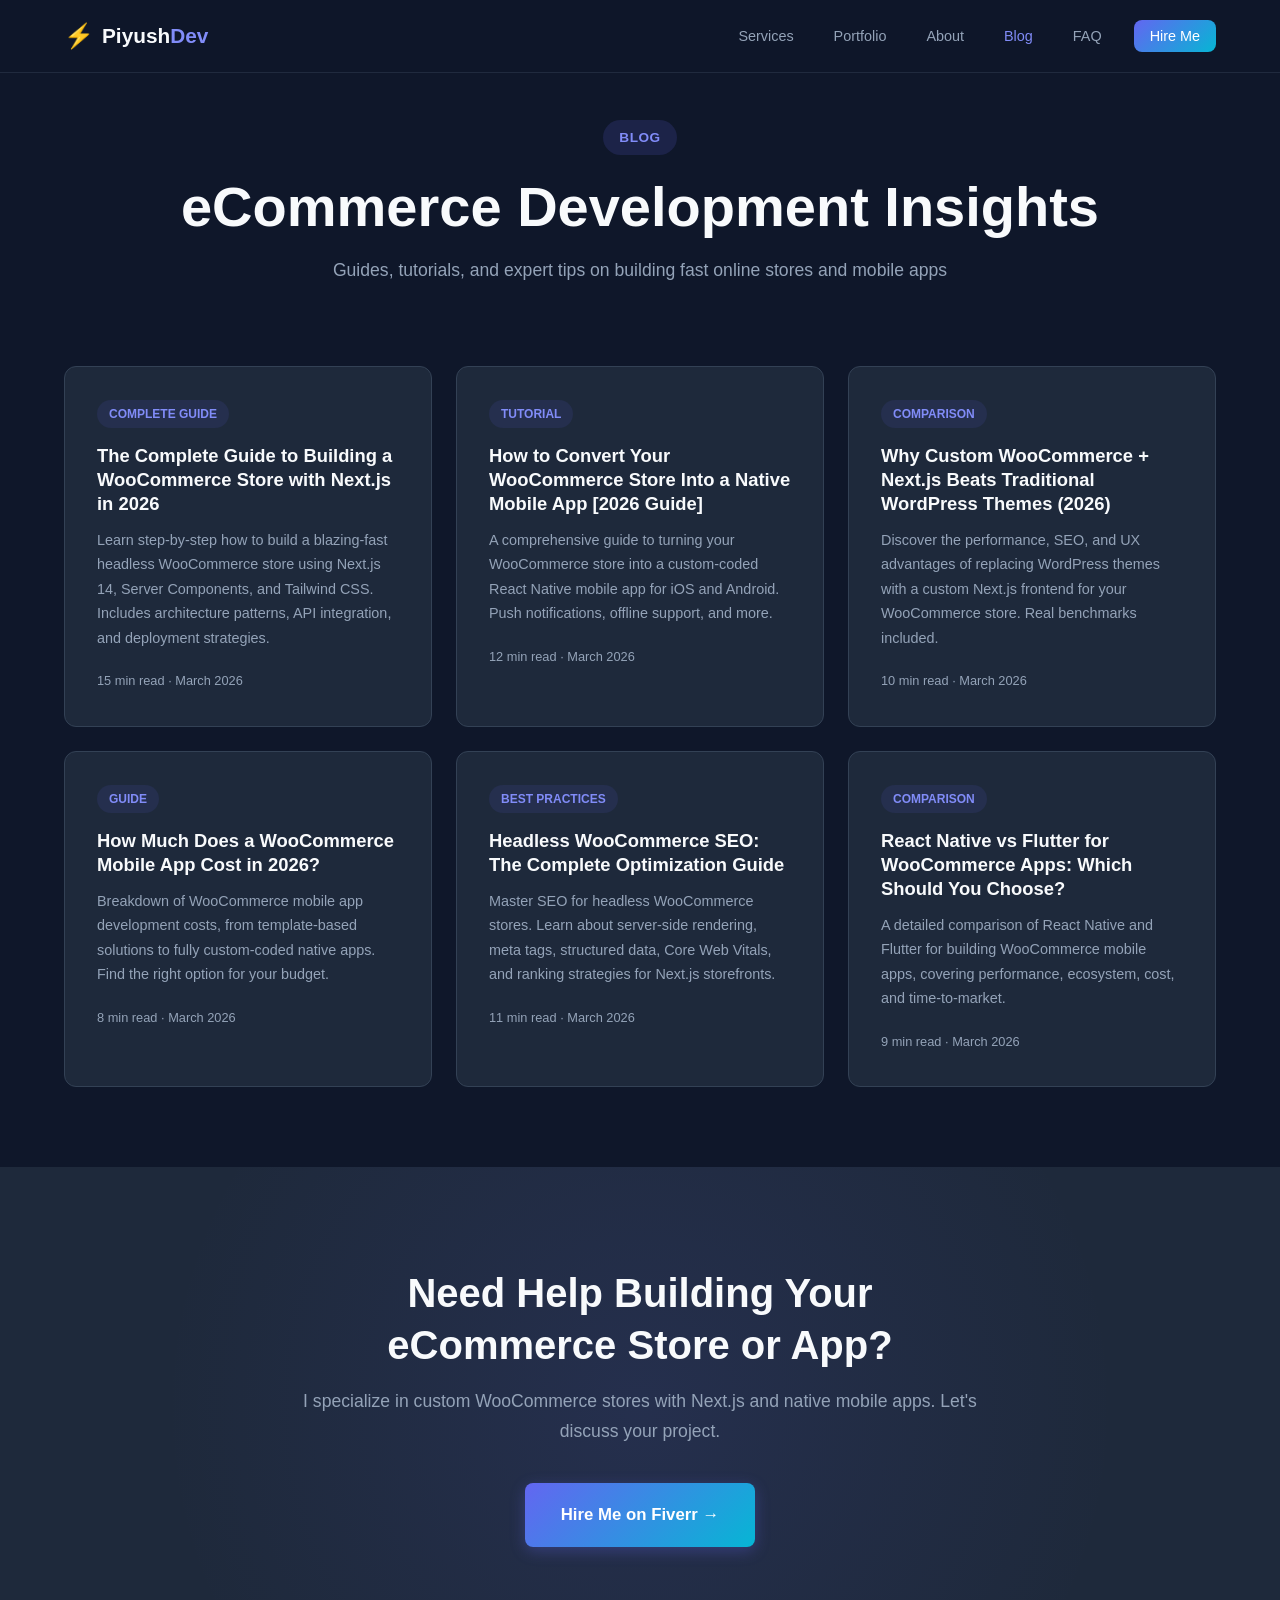
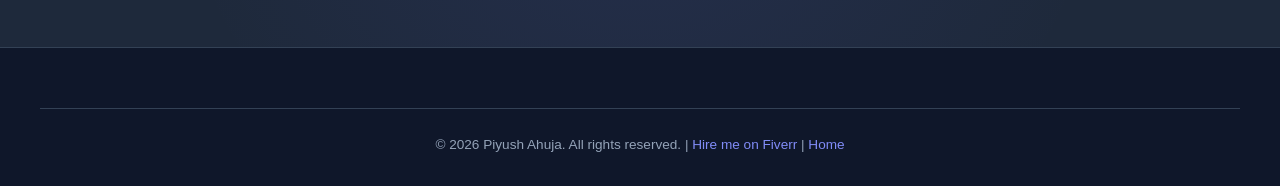
<file: blog/index.html>
<!DOCTYPE html>
<html lang="en">
<head>
    <meta charset="UTF-8">
    <meta name="viewport" content="width=device-width, initial-scale=1.0">
    <title>eCommerce Development Blog — WooCommerce, Next.js, Mobile Apps | Piyush Ahuja</title>
    <meta name="description" content="Expert guides, tutorials, and tips on WooCommerce development, headless eCommerce with Next.js, and building native mobile apps for online stores.">
    <meta name="robots" content="index, follow">
    <link rel="canonical" href="https://ahujapiyush.github.io/blog/">

    <meta property="og:title" content="eCommerce Development Blog — Piyush Ahuja">
    <meta property="og:description" content="Expert guides on WooCommerce, Next.js eCommerce, and mobile app development.">
    <meta property="og:type" content="website">
    <meta property="og:url" content="https://ahujapiyush.github.io/blog/">

    <link rel="icon" type="image/svg+xml" href="data:image/svg+xml,<svg xmlns='http://www.w3.org/2000/svg' viewBox='0 0 100 100'><text y='.9em' font-size='90'>🚀</text></svg>">
    <link rel="stylesheet" href="../style.css">

    <script type="application/ld+json">
    {
        "@context": "https://schema.org",
        "@type": "Blog",
        "name": "eCommerce Development Blog",
        "description": "Expert guides and tutorials on WooCommerce, Next.js, and mobile app development",
        "url": "https://ahujapiyush.github.io/blog/",
        "author": {
            "@type": "Person",
            "name": "Piyush Ahuja",
            "url": "https://ahujapiyush.github.io/"
        }
    }
    </script>

    <script type="application/ld+json">
    {
        "@context": "https://schema.org",
        "@type": "BreadcrumbList",
        "itemListElement": [
            {"@type": "ListItem", "position": 1, "name": "Home", "item": "https://ahujapiyush.github.io/"},
            {"@type": "ListItem", "position": 2, "name": "Blog", "item": "https://ahujapiyush.github.io/blog/"}
        ]
    }
    </script>
</head>
<body>
    <nav class="navbar" id="navbar">
        <div class="container nav-container">
            <a href="/" class="nav-logo" aria-label="Home">
                <span class="logo-icon">⚡</span>
                <span class="logo-text">Piyush<span class="accent">Dev</span></span>
            </a>
            <button class="nav-toggle" id="navToggle" aria-label="Toggle Menu" aria-expanded="false">
                <span class="hamburger"></span>
            </button>
            <ul class="nav-menu" id="navMenu">
                <li><a href="/#services" class="nav-link">Services</a></li>
                <li><a href="/#portfolio" class="nav-link">Portfolio</a></li>
                <li><a href="/#about" class="nav-link">About</a></li>
                <li><a href="/blog/" class="nav-link" style="color: var(--primary-light);">Blog</a></li>
                <li><a href="/#faq" class="nav-link">FAQ</a></li>
                <li><a href="https://www.fiverr.com/piyushahuja01/" class="nav-link cta-btn" target="_blank" rel="noopener">Hire Me</a></li>
            </ul>
        </div>
    </nav>

    <section class="blog-hero">
        <div class="container">
            <span class="section-tag">Blog</span>
            <h1>eCommerce Development Insights</h1>
            <p>Guides, tutorials, and expert tips on building fast online stores and mobile apps</p>
        </div>
    </section>

    <section class="blog-listing">
        <div class="container">
            <div class="blog-grid">
                <article class="blog-card">
                    <div class="blog-category">Complete Guide</div>
                    <h3><a href="woocommerce-nextjs-ecommerce-guide.html">The Complete Guide to Building a WooCommerce Store with Next.js in 2026</a></h3>
                    <p>Learn step-by-step how to build a blazing-fast headless WooCommerce store using Next.js 14, Server Components, and Tailwind CSS. Includes architecture patterns, API integration, and deployment strategies.</p>
                    <span class="blog-meta">15 min read · March 2026</span>
                </article>

                <article class="blog-card">
                    <div class="blog-category">Tutorial</div>
                    <h3><a href="convert-woocommerce-to-mobile-app.html">How to Convert Your WooCommerce Store Into a Native Mobile App [2026 Guide]</a></h3>
                    <p>A comprehensive guide to turning your WooCommerce store into a custom-coded React Native mobile app for iOS and Android. Push notifications, offline support, and more.</p>
                    <span class="blog-meta">12 min read · March 2026</span>
                </article>

                <article class="blog-card">
                    <div class="blog-category">Comparison</div>
                    <h3><a href="why-custom-woocommerce-nextjs-over-themes.html">Why Custom WooCommerce + Next.js Beats Traditional WordPress Themes (2026)</a></h3>
                    <p>Discover the performance, SEO, and UX advantages of replacing WordPress themes with a custom Next.js frontend for your WooCommerce store. Real benchmarks included.</p>
                    <span class="blog-meta">10 min read · March 2026</span>
                </article>

                <article class="blog-card">
                    <div class="blog-category">Guide</div>
                    <h3><a href="woocommerce-mobile-app-cost-guide.html">How Much Does a WooCommerce Mobile App Cost in 2026?</a></h3>
                    <p>Breakdown of WooCommerce mobile app development costs, from template-based solutions to fully custom-coded native apps. Find the right option for your budget.</p>
                    <span class="blog-meta">8 min read · March 2026</span>
                </article>

                <article class="blog-card">
                    <div class="blog-category">Best Practices</div>
                    <h3><a href="headless-woocommerce-seo-guide.html">Headless WooCommerce SEO: The Complete Optimization Guide</a></h3>
                    <p>Master SEO for headless WooCommerce stores. Learn about server-side rendering, meta tags, structured data, Core Web Vitals, and ranking strategies for Next.js storefronts.</p>
                    <span class="blog-meta">11 min read · March 2026</span>
                </article>

                <article class="blog-card">
                    <div class="blog-category">Comparison</div>
                    <h3><a href="react-native-vs-flutter-woocommerce.html">React Native vs Flutter for WooCommerce Apps: Which Should You Choose?</a></h3>
                    <p>A detailed comparison of React Native and Flutter for building WooCommerce mobile apps, covering performance, ecosystem, cost, and time-to-market.</p>
                    <span class="blog-meta">9 min read · March 2026</span>
                </article>
            </div>
        </div>
    </section>

    <!-- CTA -->
    <section class="cta-section">
        <div class="container">
            <div class="cta-content">
                <h2>Need Help Building Your eCommerce Store or App?</h2>
                <p>I specialize in custom WooCommerce stores with Next.js and native mobile apps. Let's discuss your project.</p>
                <div class="cta-buttons">
                    <a href="https://www.fiverr.com/piyushahuja01/" class="btn btn-primary btn-large" target="_blank" rel="noopener">Hire Me on Fiverr →</a>
                </div>
            </div>
        </div>
    </section>

    <footer class="footer">
        <div class="container footer-bottom">
            <p>© 2026 Piyush Ahuja. All rights reserved. | <a href="https://www.fiverr.com/piyushahuja01/" target="_blank" rel="noopener">Hire me on Fiverr</a> | <a href="/">Home</a></p>
        </div>
    </footer>

    <script src="../script.js" defer></script>
</body>
</html>
</file>
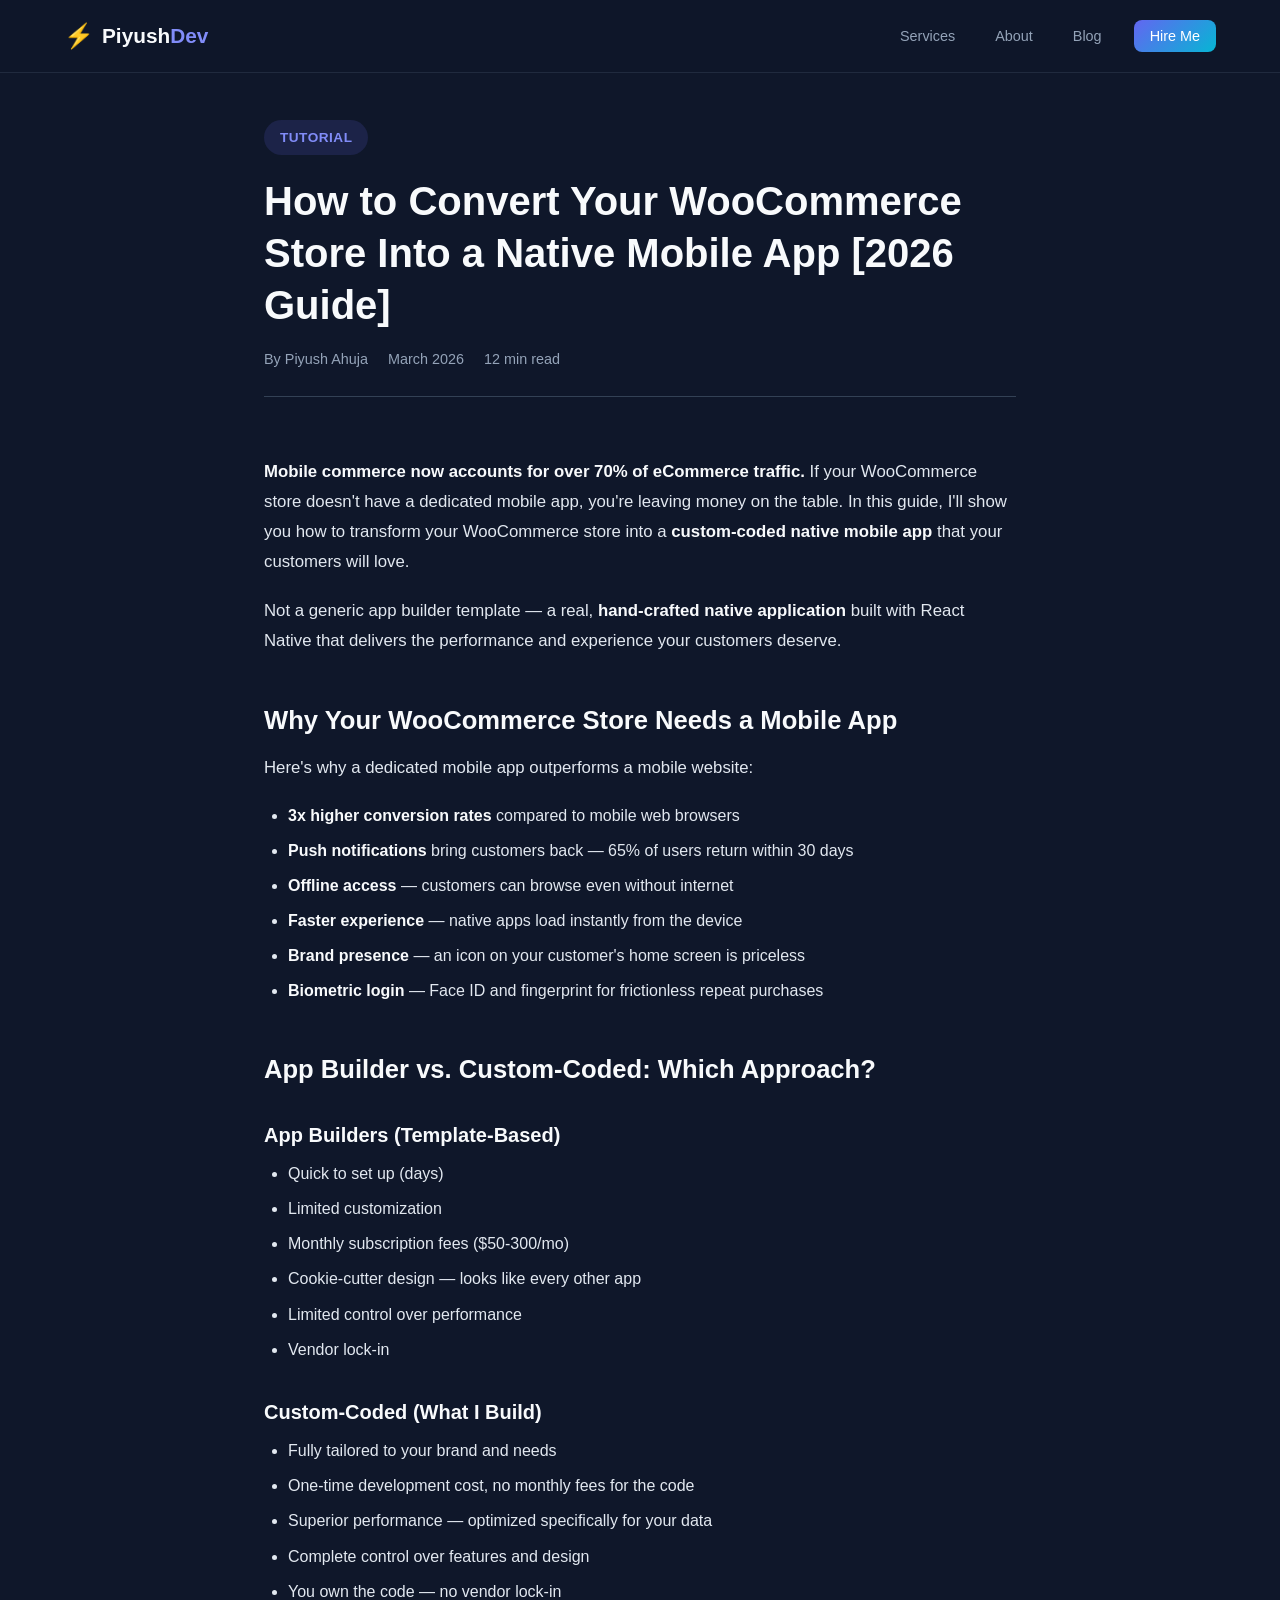
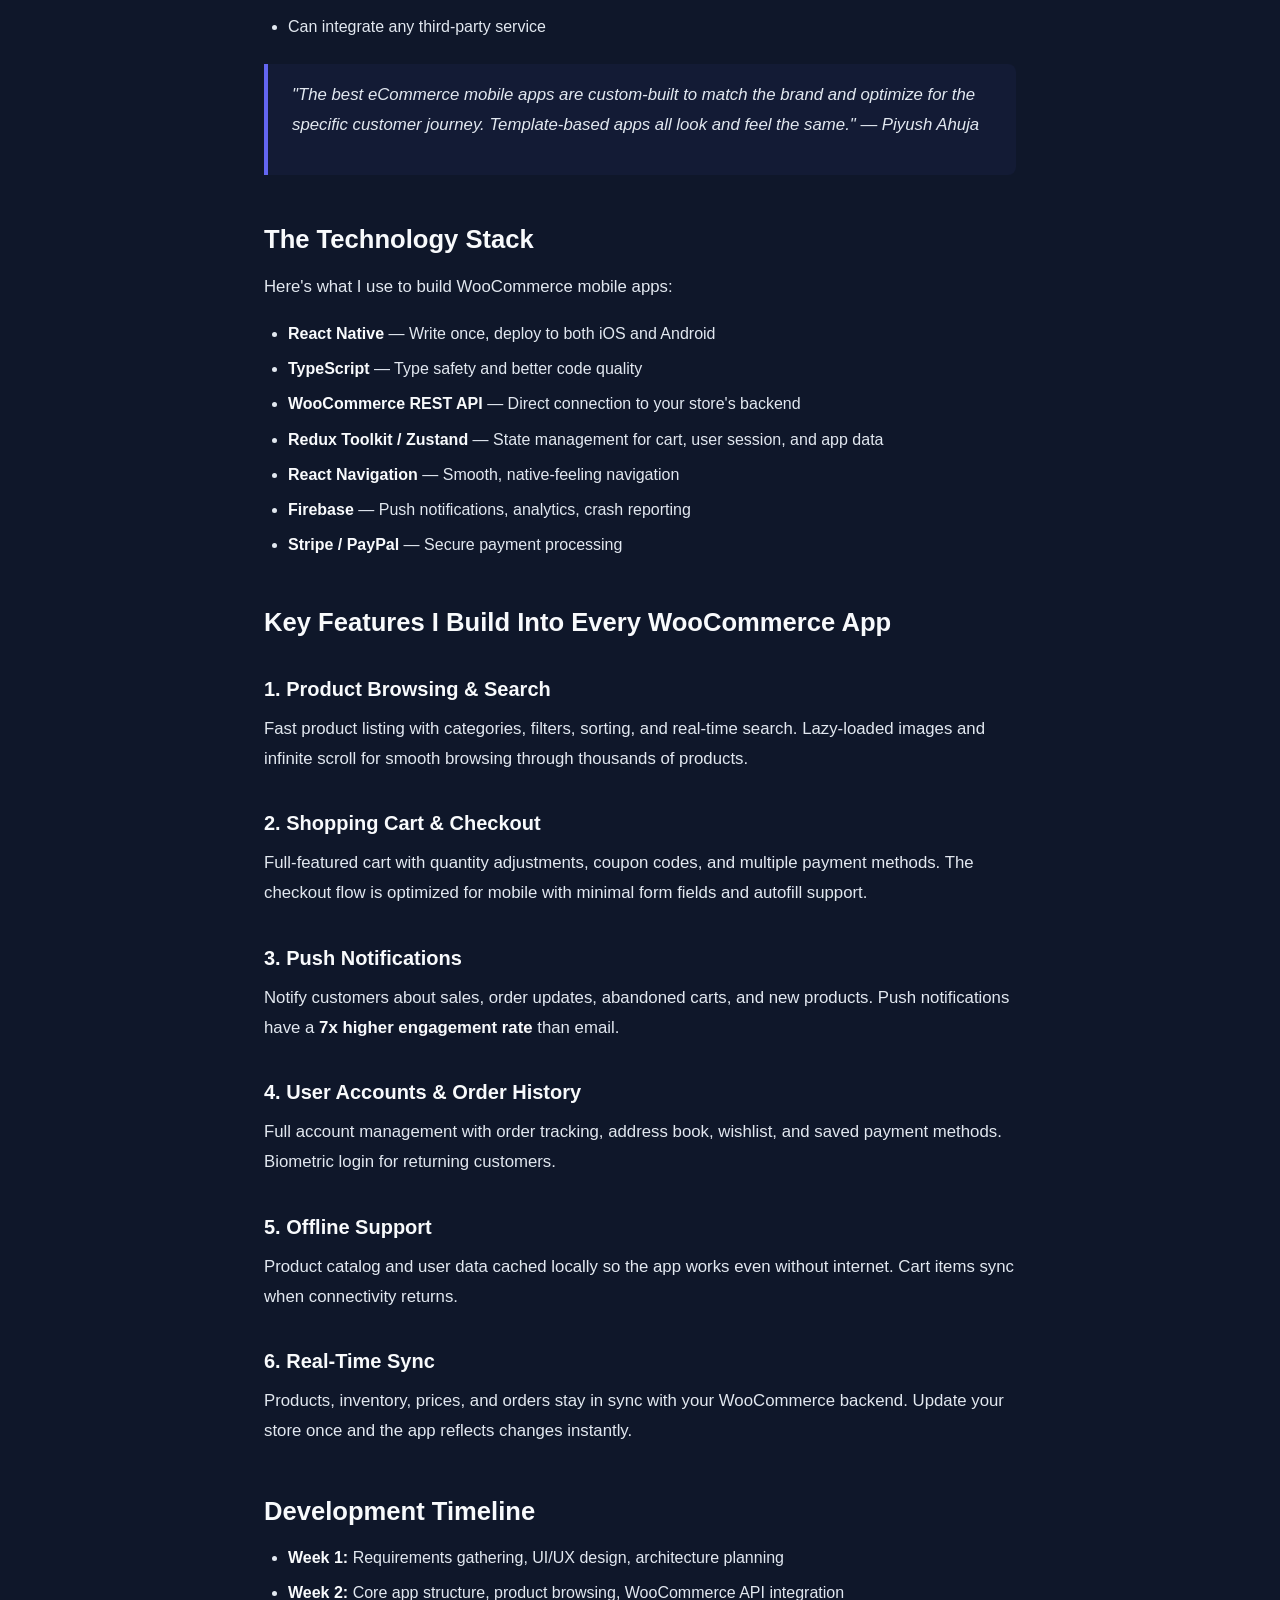
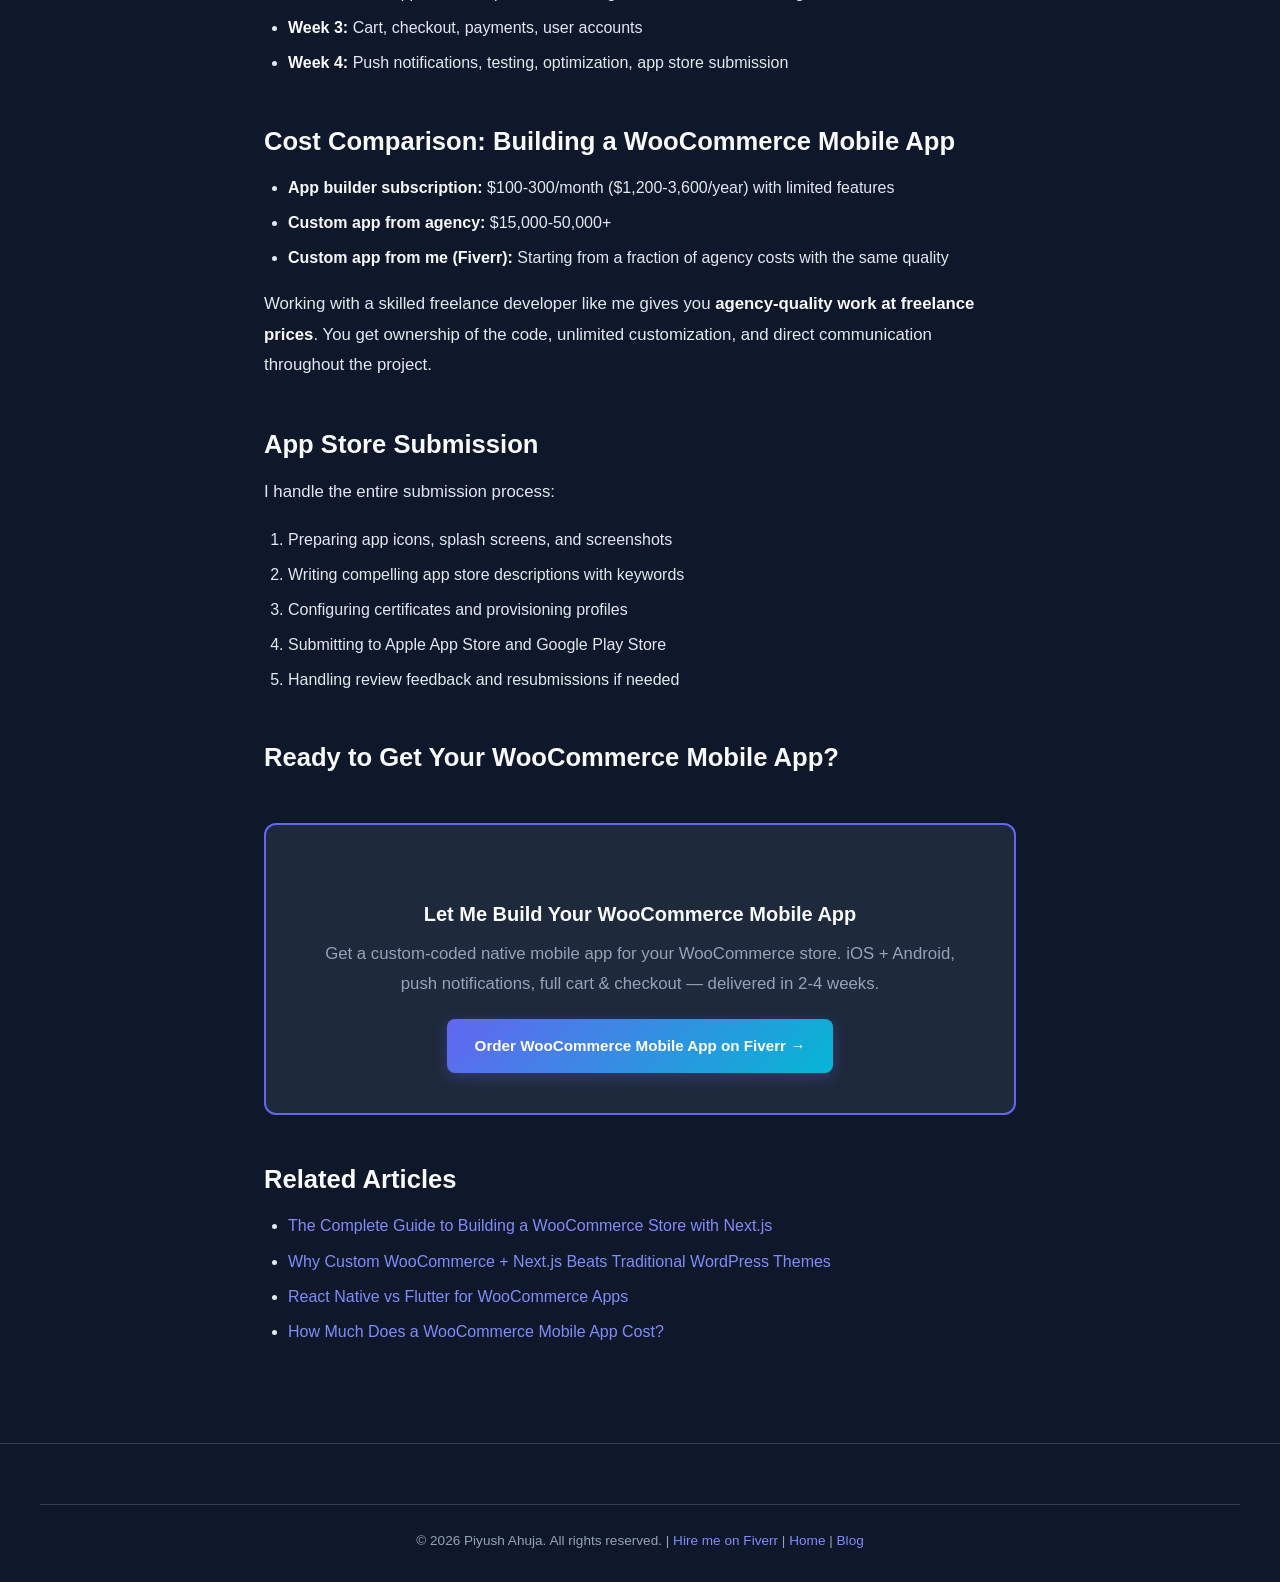
<file: blog/convert-woocommerce-to-mobile-app.html>
<!DOCTYPE html>
<html lang="en">
<head>
    <meta charset="UTF-8">
    <meta name="viewport" content="width=device-width, initial-scale=1.0">
    <title>How to Convert Your WooCommerce Store Into a Native Mobile App [2026 Guide]</title>
    <meta name="description" content="Complete guide to converting your WooCommerce store into a custom-coded native mobile app for iOS and Android. Learn about React Native integration, push notifications, offline support, and app store submission.">
    <meta name="keywords" content="woocommerce mobile app, convert woocommerce to app, woocommerce react native, woocommerce ios app, woocommerce android app, ecommerce mobile app development, woocommerce app builder, native woocommerce app">
    <meta name="author" content="Piyush Ahuja">
    <meta name="robots" content="index, follow">
    <link rel="canonical" href="https://ahujapiyush.github.io/blog/convert-woocommerce-to-mobile-app.html">

    <meta property="og:title" content="How to Convert Your WooCommerce Store Into a Native Mobile App">
    <meta property="og:description" content="Complete guide to building a custom native mobile app for your WooCommerce store.">
    <meta property="og:type" content="article">
    <meta property="og:url" content="https://ahujapiyush.github.io/blog/convert-woocommerce-to-mobile-app.html">
    <meta property="article:published_time" content="2026-03-01">

    <link rel="icon" type="image/svg+xml" href="data:image/svg+xml,<svg xmlns='http://www.w3.org/2000/svg' viewBox='0 0 100 100'><text y='.9em' font-size='90'>🚀</text></svg>">
    <link rel="stylesheet" href="../style.css">

    <script type="application/ld+json">
    {
        "@context": "https://schema.org",
        "@type": "Article",
        "headline": "How to Convert Your WooCommerce Store Into a Native Mobile App",
        "description": "Complete guide to converting your WooCommerce store into a custom native mobile app for iOS and Android.",
        "author": {"@type": "Person", "name": "Piyush Ahuja", "url": "https://ahujapiyush.github.io/"},
        "datePublished": "2026-03-01",
        "dateModified": "2026-03-04",
        "url": "https://ahujapiyush.github.io/blog/convert-woocommerce-to-mobile-app.html"
    }
    </script>

    <script type="application/ld+json">
    {
        "@context": "https://schema.org",
        "@type": "BreadcrumbList",
        "itemListElement": [
            {"@type": "ListItem", "position": 1, "name": "Home", "item": "https://ahujapiyush.github.io/"},
            {"@type": "ListItem", "position": 2, "name": "Blog", "item": "https://ahujapiyush.github.io/blog/"},
            {"@type": "ListItem", "position": 3, "name": "WooCommerce to Mobile App", "item": "https://ahujapiyush.github.io/blog/convert-woocommerce-to-mobile-app.html"}
        ]
    }
    </script>
</head>
<body>
    <nav class="navbar" id="navbar">
        <div class="container nav-container">
            <a href="/" class="nav-logo"><span class="logo-icon">⚡</span><span class="logo-text">Piyush<span class="accent">Dev</span></span></a>
            <button class="nav-toggle" id="navToggle" aria-label="Toggle Menu"><span class="hamburger"></span></button>
            <ul class="nav-menu" id="navMenu">
                <li><a href="/#services" class="nav-link">Services</a></li>
                <li><a href="/#about" class="nav-link">About</a></li>
                <li><a href="/blog/" class="nav-link">Blog</a></li>
                <li><a href="https://www.fiverr.com/piyushahuja01/" class="nav-link cta-btn" target="_blank" rel="noopener">Hire Me</a></li>
            </ul>
        </div>
    </nav>

    <article>
        <header class="article-hero">
            <div class="container">
                <span class="section-tag">Tutorial</span>
                <h1>How to Convert Your WooCommerce Store Into a Native Mobile App [2026 Guide]</h1>
                <div class="article-meta">
                    <span>By Piyush Ahuja</span>
                    <span>March 2026</span>
                    <span>12 min read</span>
                </div>
            </div>
        </header>

        <div class="article-content">
            <p><strong>Mobile commerce now accounts for over 70% of eCommerce traffic.</strong> If your WooCommerce store doesn't have a dedicated mobile app, you're leaving money on the table. In this guide, I'll show you how to transform your WooCommerce store into a <strong>custom-coded native mobile app</strong> that your customers will love.</p>

            <p>Not a generic app builder template — a real, <strong>hand-crafted native application</strong> built with React Native that delivers the performance and experience your customers deserve.</p>

            <h2>Why Your WooCommerce Store Needs a Mobile App</h2>

            <p>Here's why a dedicated mobile app outperforms a mobile website:</p>

            <ul>
                <li><strong>3x higher conversion rates</strong> compared to mobile web browsers</li>
                <li><strong>Push notifications</strong> bring customers back — 65% of users return within 30 days</li>
                <li><strong>Offline access</strong> — customers can browse even without internet</li>
                <li><strong>Faster experience</strong> — native apps load instantly from the device</li>
                <li><strong>Brand presence</strong> — an icon on your customer's home screen is priceless</li>
                <li><strong>Biometric login</strong> — Face ID and fingerprint for frictionless repeat purchases</li>
            </ul>

            <h2>App Builder vs. Custom-Coded: Which Approach?</h2>

            <h3>App Builders (Template-Based)</h3>
            <ul>
                <li>Quick to set up (days)</li>
                <li>Limited customization</li>
                <li>Monthly subscription fees ($50-300/mo)</li>
                <li>Cookie-cutter design — looks like every other app</li>
                <li>Limited control over performance</li>
                <li>Vendor lock-in</li>
            </ul>

            <h3>Custom-Coded (What I Build)</h3>
            <ul>
                <li>Fully tailored to your brand and needs</li>
                <li>One-time development cost, no monthly fees for the code</li>
                <li>Superior performance — optimized specifically for your data</li>
                <li>Complete control over features and design</li>
                <li>You own the code — no vendor lock-in</li>
                <li>Can integrate any third-party service</li>
            </ul>

            <blockquote>
                <p>"The best eCommerce mobile apps are custom-built to match the brand and optimize for the specific customer journey. Template-based apps all look and feel the same." — Piyush Ahuja</p>
            </blockquote>

            <h2>The Technology Stack</h2>

            <p>Here's what I use to build WooCommerce mobile apps:</p>

            <ul>
                <li><strong>React Native</strong> — Write once, deploy to both iOS and Android</li>
                <li><strong>TypeScript</strong> — Type safety and better code quality</li>
                <li><strong>WooCommerce REST API</strong> — Direct connection to your store's backend</li>
                <li><strong>Redux Toolkit / Zustand</strong> — State management for cart, user session, and app data</li>
                <li><strong>React Navigation</strong> — Smooth, native-feeling navigation</li>
                <li><strong>Firebase</strong> — Push notifications, analytics, crash reporting</li>
                <li><strong>Stripe / PayPal</strong> — Secure payment processing</li>
            </ul>

            <h2>Key Features I Build Into Every WooCommerce App</h2>

            <h3>1. Product Browsing & Search</h3>
            <p>Fast product listing with categories, filters, sorting, and real-time search. Lazy-loaded images and infinite scroll for smooth browsing through thousands of products.</p>

            <h3>2. Shopping Cart & Checkout</h3>
            <p>Full-featured cart with quantity adjustments, coupon codes, and multiple payment methods. The checkout flow is optimized for mobile with minimal form fields and autofill support.</p>

            <h3>3. Push Notifications</h3>
            <p>Notify customers about sales, order updates, abandoned carts, and new products. Push notifications have a <strong>7x higher engagement rate</strong> than email.</p>

            <h3>4. User Accounts & Order History</h3>
            <p>Full account management with order tracking, address book, wishlist, and saved payment methods. Biometric login for returning customers.</p>

            <h3>5. Offline Support</h3>
            <p>Product catalog and user data cached locally so the app works even without internet. Cart items sync when connectivity returns.</p>

            <h3>6. Real-Time Sync</h3>
            <p>Products, inventory, prices, and orders stay in sync with your WooCommerce backend. Update your store once and the app reflects changes instantly.</p>

            <h2>Development Timeline</h2>

            <ul>
                <li><strong>Week 1:</strong> Requirements gathering, UI/UX design, architecture planning</li>
                <li><strong>Week 2:</strong> Core app structure, product browsing, WooCommerce API integration</li>
                <li><strong>Week 3:</strong> Cart, checkout, payments, user accounts</li>
                <li><strong>Week 4:</strong> Push notifications, testing, optimization, app store submission</li>
            </ul>

            <h2>Cost Comparison: Building a WooCommerce Mobile App</h2>

            <ul>
                <li><strong>App builder subscription:</strong> $100-300/month ($1,200-3,600/year) with limited features</li>
                <li><strong>Custom app from agency:</strong> $15,000-50,000+</li>
                <li><strong>Custom app from me (Fiverr):</strong> Starting from a fraction of agency costs with the same quality</li>
            </ul>

            <p>Working with a skilled freelance developer like me gives you <strong>agency-quality work at freelance prices</strong>. You get ownership of the code, unlimited customization, and direct communication throughout the project.</p>

            <h2>App Store Submission</h2>

            <p>I handle the entire submission process:</p>
            <ol>
                <li>Preparing app icons, splash screens, and screenshots</li>
                <li>Writing compelling app store descriptions with keywords</li>
                <li>Configuring certificates and provisioning profiles</li>
                <li>Submitting to Apple App Store and Google Play Store</li>
                <li>Handling review feedback and resubmissions if needed</li>
            </ol>

            <h2>Ready to Get Your WooCommerce Mobile App?</h2>

            <div class="article-cta">
                <h3>Let Me Build Your WooCommerce Mobile App</h3>
                <p>Get a custom-coded native mobile app for your WooCommerce store. iOS + Android, push notifications, full cart & checkout — delivered in 2-4 weeks.</p>
                <a href="https://www.fiverr.com/piyushahuja01/turn-your-woocommerce-store-into-a-custom-code-native-app" class="btn btn-primary" target="_blank" rel="noopener">Order WooCommerce Mobile App on Fiverr →</a>
            </div>

            <h2>Related Articles</h2>
            <ul>
                <li><a href="woocommerce-nextjs-ecommerce-guide.html">The Complete Guide to Building a WooCommerce Store with Next.js</a></li>
                <li><a href="why-custom-woocommerce-nextjs-over-themes.html">Why Custom WooCommerce + Next.js Beats Traditional WordPress Themes</a></li>
                <li><a href="react-native-vs-flutter-woocommerce.html">React Native vs Flutter for WooCommerce Apps</a></li>
                <li><a href="woocommerce-mobile-app-cost-guide.html">How Much Does a WooCommerce Mobile App Cost?</a></li>
            </ul>
        </div>
    </article>

    <footer class="footer">
        <div class="container footer-bottom">
            <p>© 2026 Piyush Ahuja. All rights reserved. | <a href="https://www.fiverr.com/piyushahuja01/" target="_blank" rel="noopener">Hire me on Fiverr</a> | <a href="/">Home</a> | <a href="/blog/">Blog</a></p>
        </div>
    </footer>

    <script src="../script.js" defer></script>
</body>
</html>
</file>
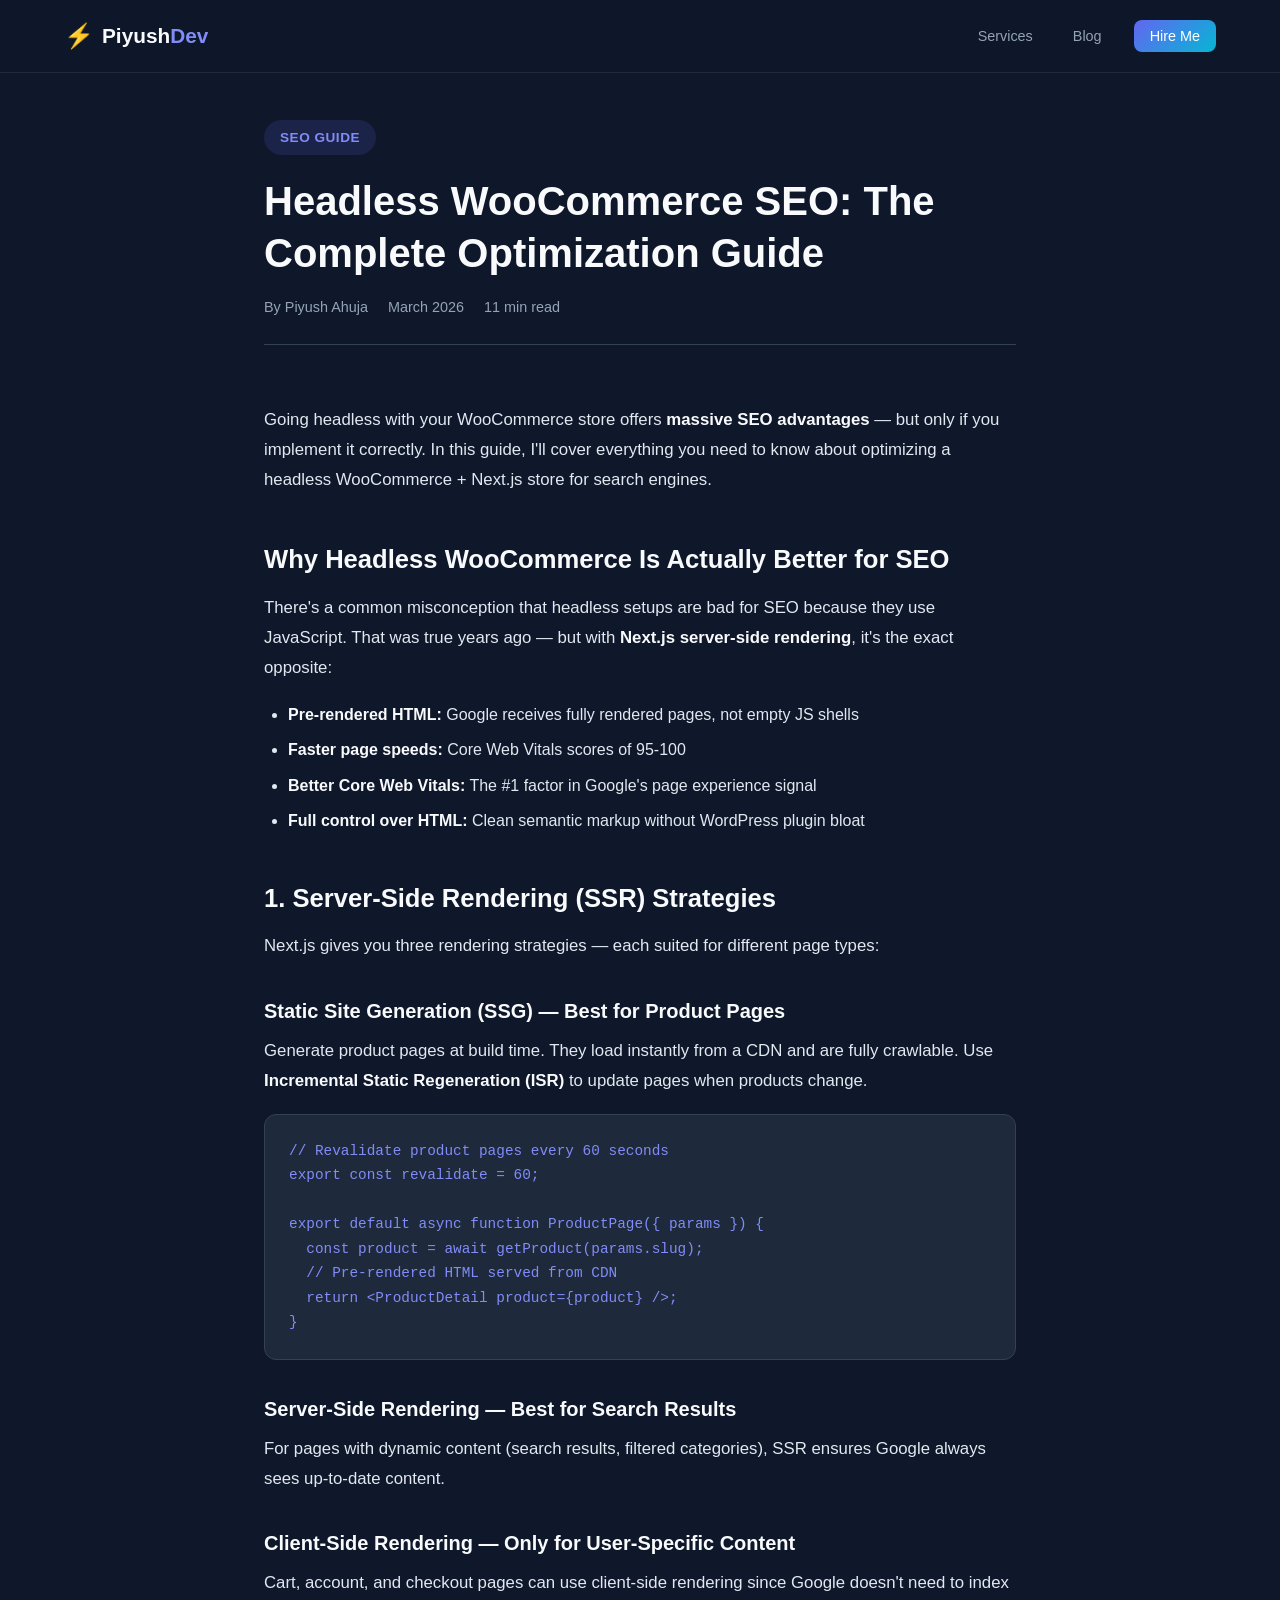
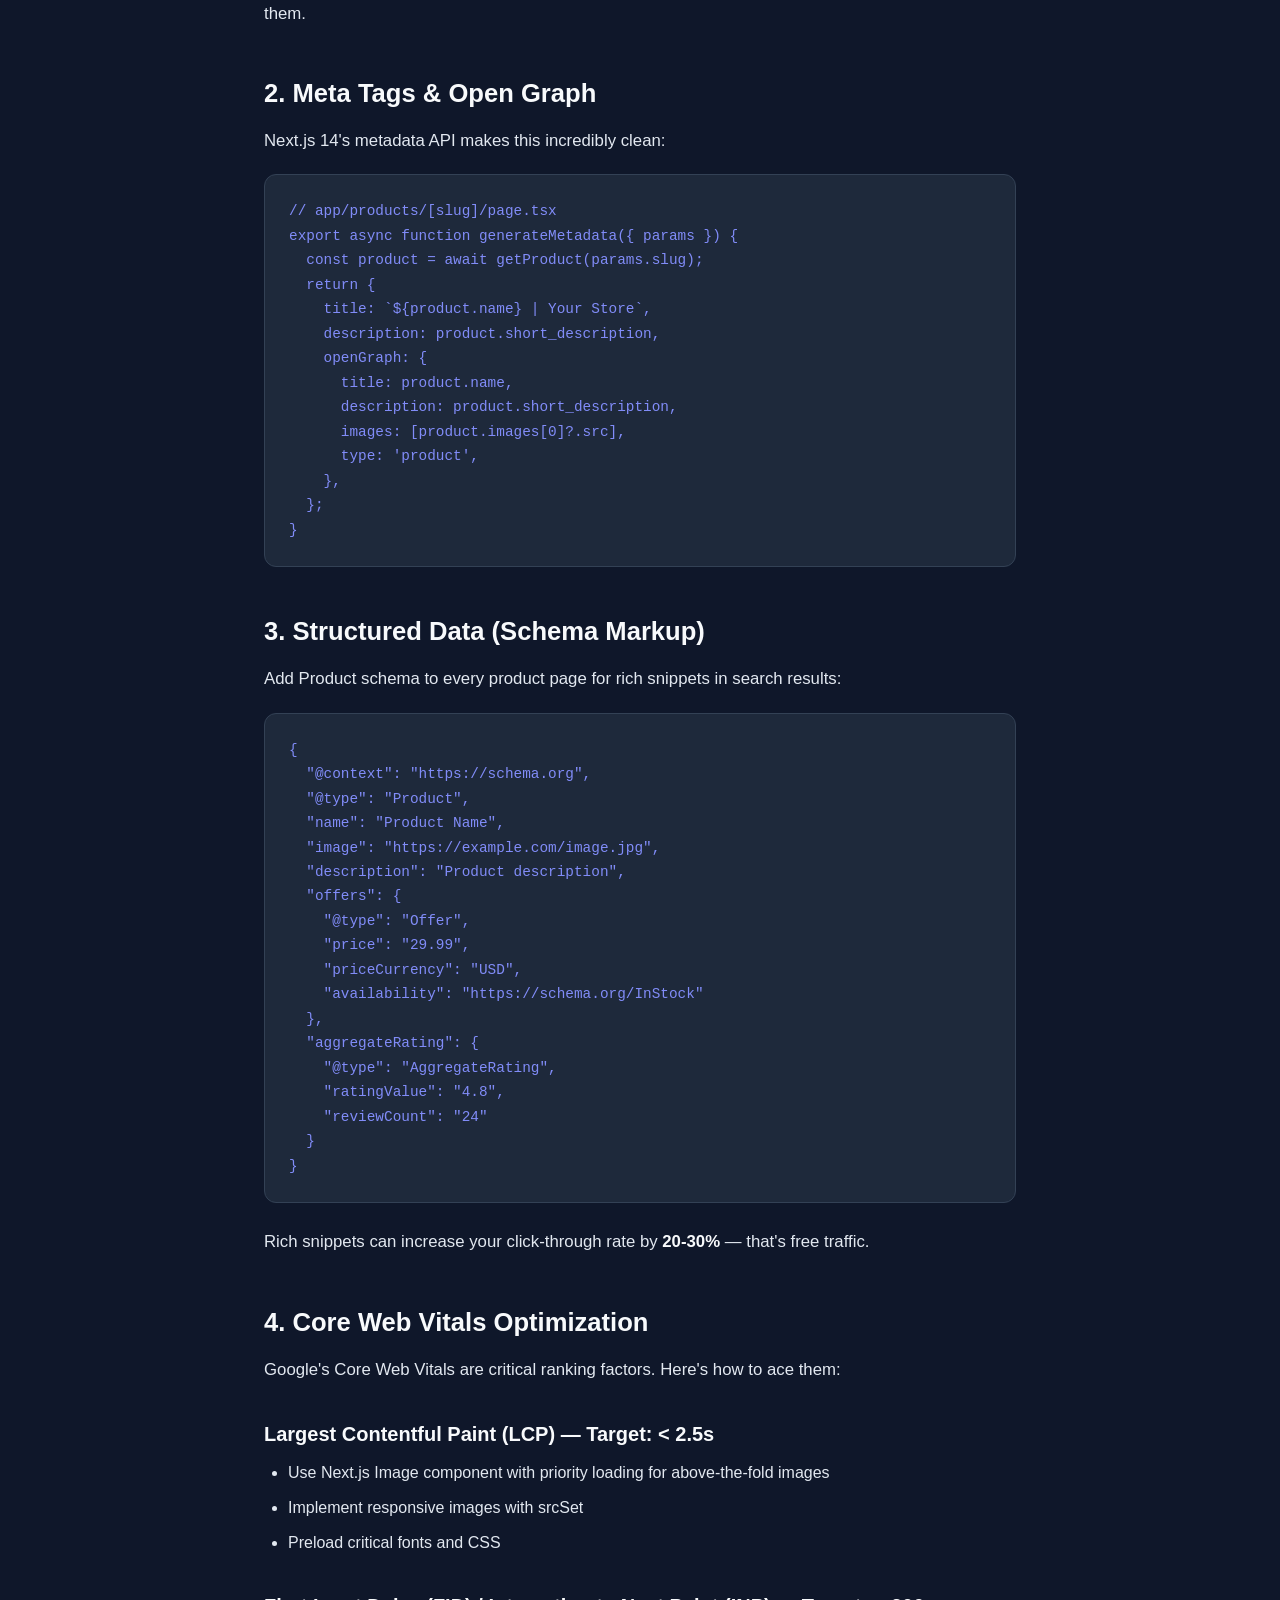
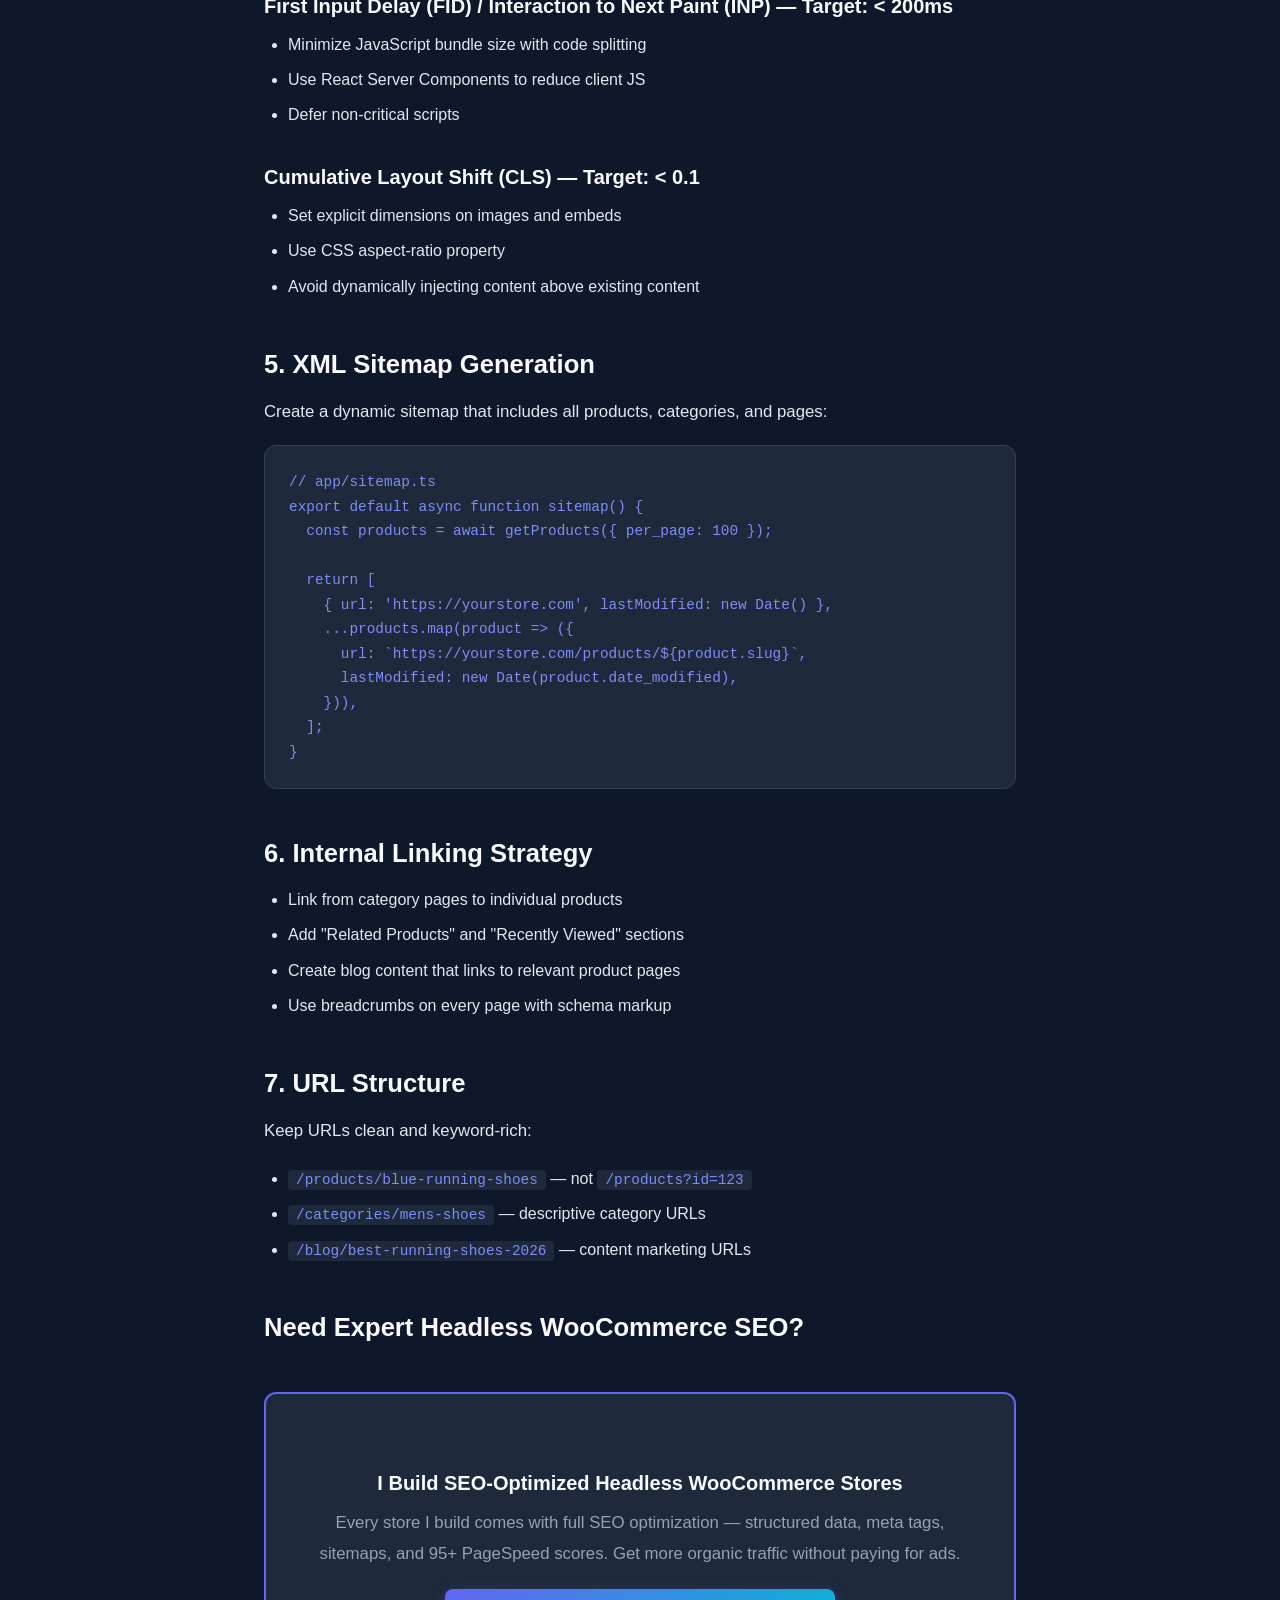
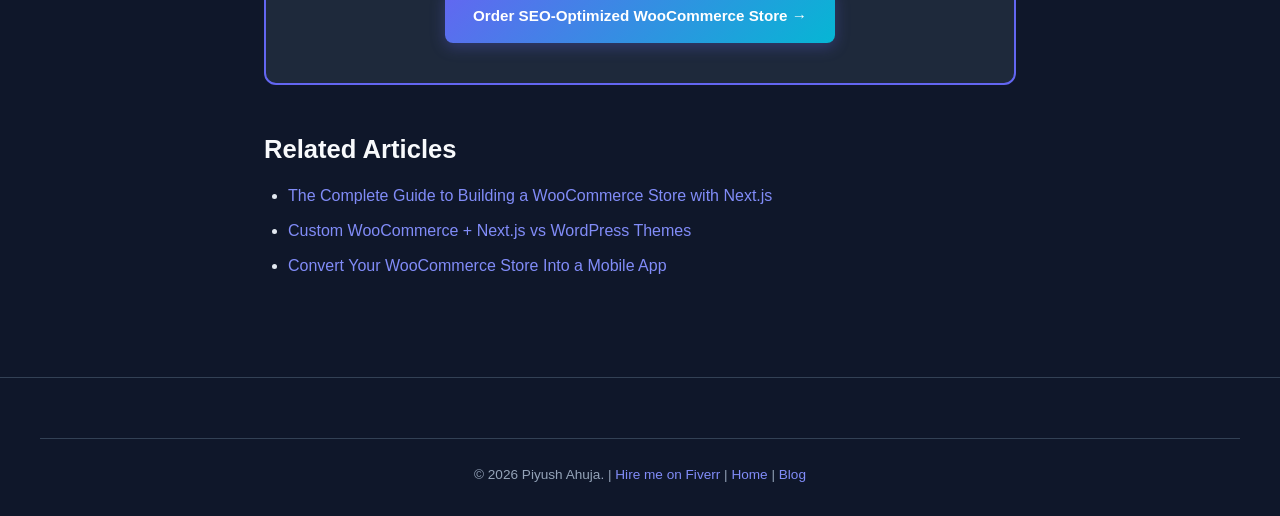
<file: blog/headless-woocommerce-seo-guide.html>
<!DOCTYPE html>
<html lang="en">
<head>
    <meta charset="UTF-8">
    <meta name="viewport" content="width=device-width, initial-scale=1.0">
    <title>Headless WooCommerce SEO: The Complete Optimization Guide (2026)</title>
    <meta name="description" content="Master SEO for headless WooCommerce stores with Next.js. Complete guide covering server-side rendering, structured data, Core Web Vitals, meta tags, sitemaps, and ranking strategies.">
    <meta name="keywords" content="headless woocommerce seo, nextjs seo ecommerce, woocommerce seo optimization, headless ecommerce seo guide, nextjs woocommerce seo, server side rendering seo, core web vitals woocommerce">
    <meta name="author" content="Piyush Ahuja">
    <meta name="robots" content="index, follow">
    <link rel="canonical" href="https://ahujapiyush.github.io/blog/headless-woocommerce-seo-guide.html">

    <meta property="og:title" content="Headless WooCommerce SEO: The Complete Optimization Guide">
    <meta property="og:type" content="article">
    <meta property="og:url" content="https://ahujapiyush.github.io/blog/headless-woocommerce-seo-guide.html">
    <meta property="article:published_time" content="2026-03-01">

    <link rel="icon" type="image/svg+xml" href="data:image/svg+xml,<svg xmlns='http://www.w3.org/2000/svg' viewBox='0 0 100 100'><text y='.9em' font-size='90'>🚀</text></svg>">
    <link rel="stylesheet" href="../style.css">

    <script type="application/ld+json">
    {
        "@context": "https://schema.org",
        "@type": "Article",
        "headline": "Headless WooCommerce SEO: The Complete Optimization Guide",
        "author": {"@type": "Person", "name": "Piyush Ahuja", "url": "https://ahujapiyush.github.io/"},
        "datePublished": "2026-03-01",
        "dateModified": "2026-03-04"
    }
    </script>
</head>
<body>
    <nav class="navbar" id="navbar">
        <div class="container nav-container">
            <a href="/" class="nav-logo"><span class="logo-icon">⚡</span><span class="logo-text">Piyush<span class="accent">Dev</span></span></a>
            <button class="nav-toggle" id="navToggle" aria-label="Toggle Menu"><span class="hamburger"></span></button>
            <ul class="nav-menu" id="navMenu">
                <li><a href="/#services" class="nav-link">Services</a></li>
                <li><a href="/blog/" class="nav-link">Blog</a></li>
                <li><a href="https://www.fiverr.com/piyushahuja01/" class="nav-link cta-btn" target="_blank" rel="noopener">Hire Me</a></li>
            </ul>
        </div>
    </nav>

    <article>
        <header class="article-hero">
            <div class="container">
                <span class="section-tag">SEO Guide</span>
                <h1>Headless WooCommerce SEO: The Complete Optimization Guide</h1>
                <div class="article-meta">
                    <span>By Piyush Ahuja</span>
                    <span>March 2026</span>
                    <span>11 min read</span>
                </div>
            </div>
        </header>

        <div class="article-content">
            <p>Going headless with your WooCommerce store offers <strong>massive SEO advantages</strong> — but only if you implement it correctly. In this guide, I'll cover everything you need to know about optimizing a headless WooCommerce + Next.js store for search engines.</p>

            <h2>Why Headless WooCommerce Is Actually Better for SEO</h2>

            <p>There's a common misconception that headless setups are bad for SEO because they use JavaScript. That was true years ago — but with <strong>Next.js server-side rendering</strong>, it's the exact opposite:</p>

            <ul>
                <li><strong>Pre-rendered HTML:</strong> Google receives fully rendered pages, not empty JS shells</li>
                <li><strong>Faster page speeds:</strong> Core Web Vitals scores of 95-100</li>
                <li><strong>Better Core Web Vitals:</strong> The #1 factor in Google's page experience signal</li>
                <li><strong>Full control over HTML:</strong> Clean semantic markup without WordPress plugin bloat</li>
            </ul>

            <h2>1. Server-Side Rendering (SSR) Strategies</h2>

            <p>Next.js gives you three rendering strategies — each suited for different page types:</p>

            <h3>Static Site Generation (SSG) — Best for Product Pages</h3>
            <p>Generate product pages at build time. They load instantly from a CDN and are fully crawlable. Use <strong>Incremental Static Regeneration (ISR)</strong> to update pages when products change.</p>

            <pre><code>// Revalidate product pages every 60 seconds
export const revalidate = 60;

export default async function ProductPage({ params }) {
  const product = await getProduct(params.slug);
  // Pre-rendered HTML served from CDN
  return &lt;ProductDetail product={product} /&gt;;
}</code></pre>

            <h3>Server-Side Rendering — Best for Search Results</h3>
            <p>For pages with dynamic content (search results, filtered categories), SSR ensures Google always sees up-to-date content.</p>

            <h3>Client-Side Rendering — Only for User-Specific Content</h3>
            <p>Cart, account, and checkout pages can use client-side rendering since Google doesn't need to index them.</p>

            <h2>2. Meta Tags & Open Graph</h2>

            <p>Next.js 14's metadata API makes this incredibly clean:</p>

            <pre><code>// app/products/[slug]/page.tsx
export async function generateMetadata({ params }) {
  const product = await getProduct(params.slug);
  return {
    title: `${product.name} | Your Store`,
    description: product.short_description,
    openGraph: {
      title: product.name,
      description: product.short_description,
      images: [product.images[0]?.src],
      type: 'product',
    },
  };
}</code></pre>

            <h2>3. Structured Data (Schema Markup)</h2>

            <p>Add Product schema to every product page for rich snippets in search results:</p>

            <pre><code>{
  "@context": "https://schema.org",
  "@type": "Product",
  "name": "Product Name",
  "image": "https://example.com/image.jpg",
  "description": "Product description",
  "offers": {
    "@type": "Offer",
    "price": "29.99",
    "priceCurrency": "USD",
    "availability": "https://schema.org/InStock"
  },
  "aggregateRating": {
    "@type": "AggregateRating",
    "ratingValue": "4.8",
    "reviewCount": "24"
  }
}</code></pre>

            <p>Rich snippets can increase your click-through rate by <strong>20-30%</strong> — that's free traffic.</p>

            <h2>4. Core Web Vitals Optimization</h2>

            <p>Google's Core Web Vitals are critical ranking factors. Here's how to ace them:</p>

            <h3>Largest Contentful Paint (LCP) — Target: &lt; 2.5s</h3>
            <ul>
                <li>Use Next.js Image component with priority loading for above-the-fold images</li>
                <li>Implement responsive images with srcSet</li>
                <li>Preload critical fonts and CSS</li>
            </ul>

            <h3>First Input Delay (FID) / Interaction to Next Paint (INP) — Target: &lt; 200ms</h3>
            <ul>
                <li>Minimize JavaScript bundle size with code splitting</li>
                <li>Use React Server Components to reduce client JS</li>
                <li>Defer non-critical scripts</li>
            </ul>

            <h3>Cumulative Layout Shift (CLS) — Target: &lt; 0.1</h3>
            <ul>
                <li>Set explicit dimensions on images and embeds</li>
                <li>Use CSS aspect-ratio property</li>
                <li>Avoid dynamically injecting content above existing content</li>
            </ul>

            <h2>5. XML Sitemap Generation</h2>

            <p>Create a dynamic sitemap that includes all products, categories, and pages:</p>

            <pre><code>// app/sitemap.ts
export default async function sitemap() {
  const products = await getProducts({ per_page: 100 });
  
  return [
    { url: 'https://yourstore.com', lastModified: new Date() },
    ...products.map(product => ({
      url: `https://yourstore.com/products/${product.slug}`,
      lastModified: new Date(product.date_modified),
    })),
  ];
}</code></pre>

            <h2>6. Internal Linking Strategy</h2>

            <ul>
                <li>Link from category pages to individual products</li>
                <li>Add "Related Products" and "Recently Viewed" sections</li>
                <li>Create blog content that links to relevant product pages</li>
                <li>Use breadcrumbs on every page with schema markup</li>
            </ul>

            <h2>7. URL Structure</h2>

            <p>Keep URLs clean and keyword-rich:</p>
            <ul>
                <li><code>/products/blue-running-shoes</code> — not <code>/products?id=123</code></li>
                <li><code>/categories/mens-shoes</code> — descriptive category URLs</li>
                <li><code>/blog/best-running-shoes-2026</code> — content marketing URLs</li>
            </ul>

            <h2>Need Expert Headless WooCommerce SEO?</h2>

            <div class="article-cta">
                <h3>I Build SEO-Optimized Headless WooCommerce Stores</h3>
                <p>Every store I build comes with full SEO optimization — structured data, meta tags, sitemaps, and 95+ PageSpeed scores. Get more organic traffic without paying for ads.</p>
                <a href="https://www.fiverr.com/piyushahuja01/build-a-custom-woocommerce-store-with-next-js-tailwind-css-and-mobile-app" class="btn btn-primary" target="_blank" rel="noopener">Order SEO-Optimized WooCommerce Store →</a>
            </div>

            <h2>Related Articles</h2>
            <ul>
                <li><a href="woocommerce-nextjs-ecommerce-guide.html">The Complete Guide to Building a WooCommerce Store with Next.js</a></li>
                <li><a href="why-custom-woocommerce-nextjs-over-themes.html">Custom WooCommerce + Next.js vs WordPress Themes</a></li>
                <li><a href="convert-woocommerce-to-mobile-app.html">Convert Your WooCommerce Store Into a Mobile App</a></li>
            </ul>
        </div>
    </article>

    <footer class="footer">
        <div class="container footer-bottom">
            <p>© 2026 Piyush Ahuja. | <a href="https://www.fiverr.com/piyushahuja01/" target="_blank" rel="noopener">Hire me on Fiverr</a> | <a href="/">Home</a> | <a href="/blog/">Blog</a></p>
        </div>
    </footer>
    <script src="../script.js" defer></script>
</body>
</html>
</file>
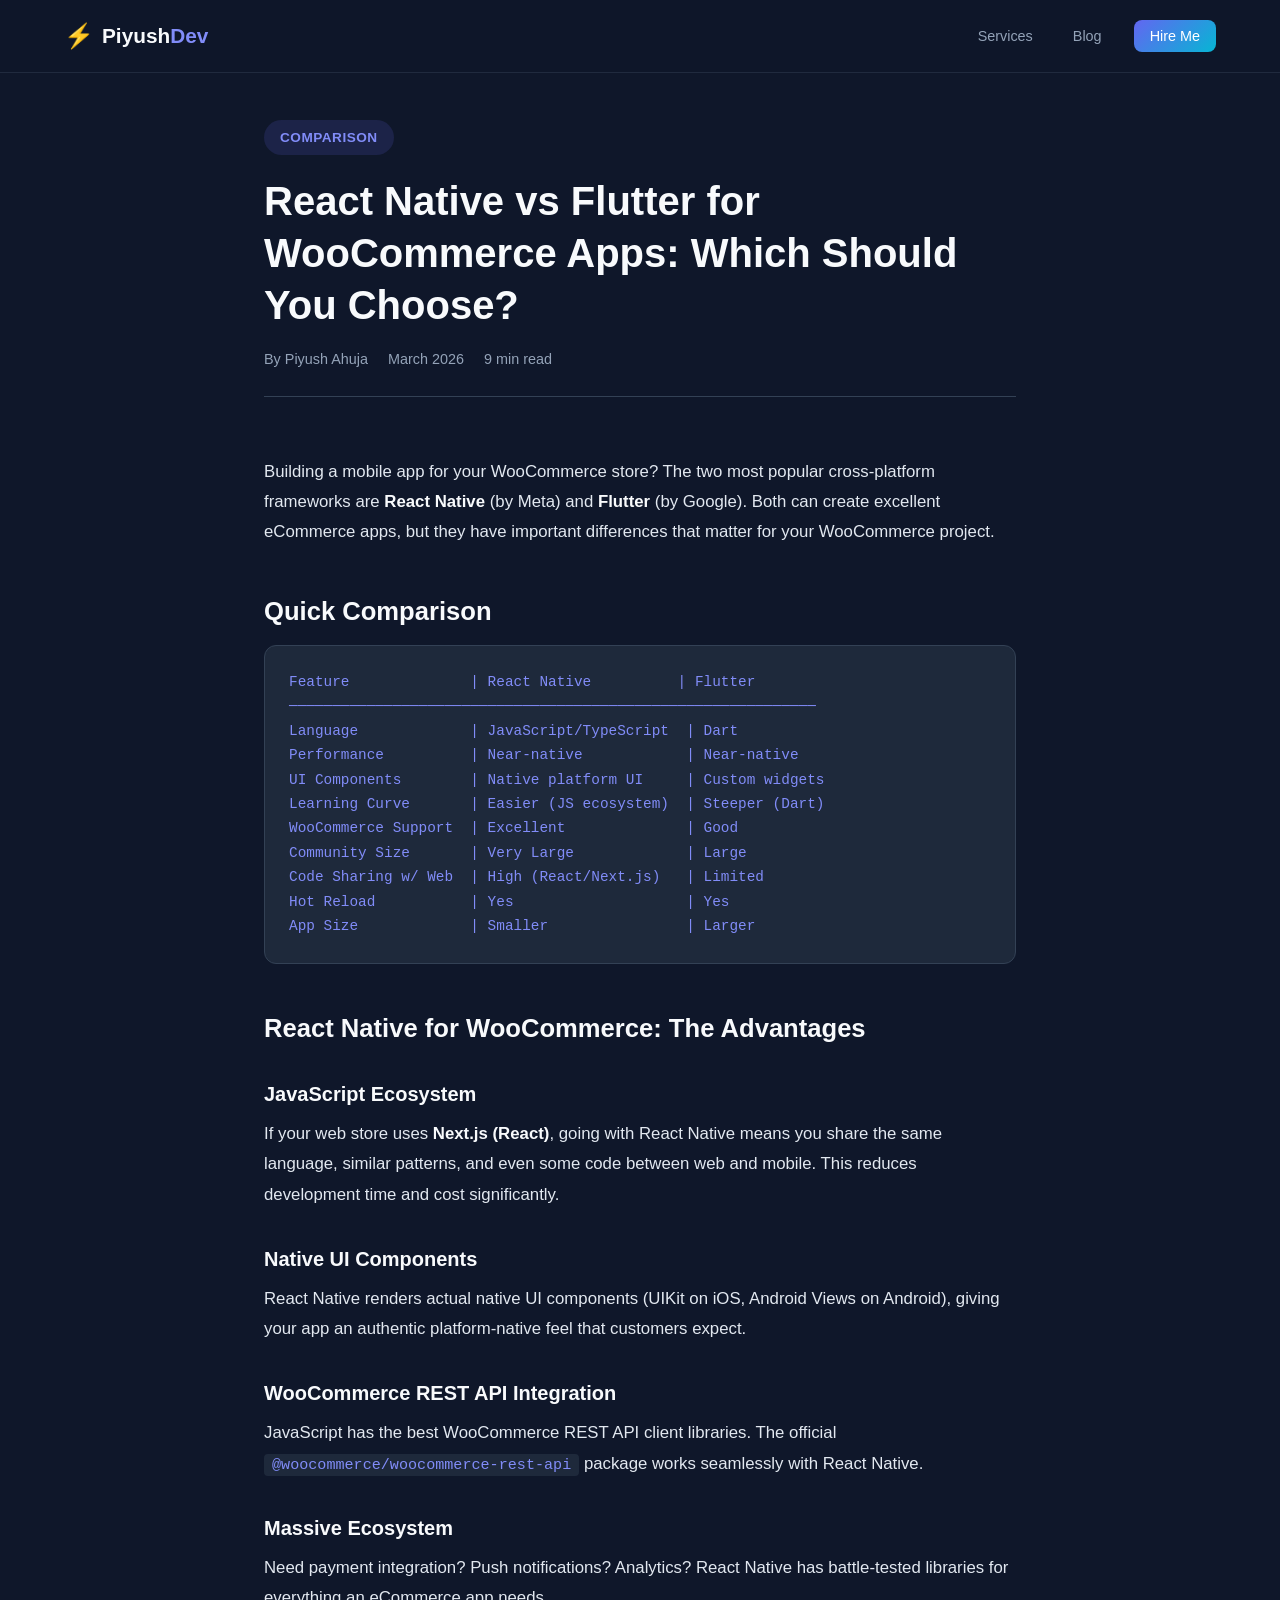
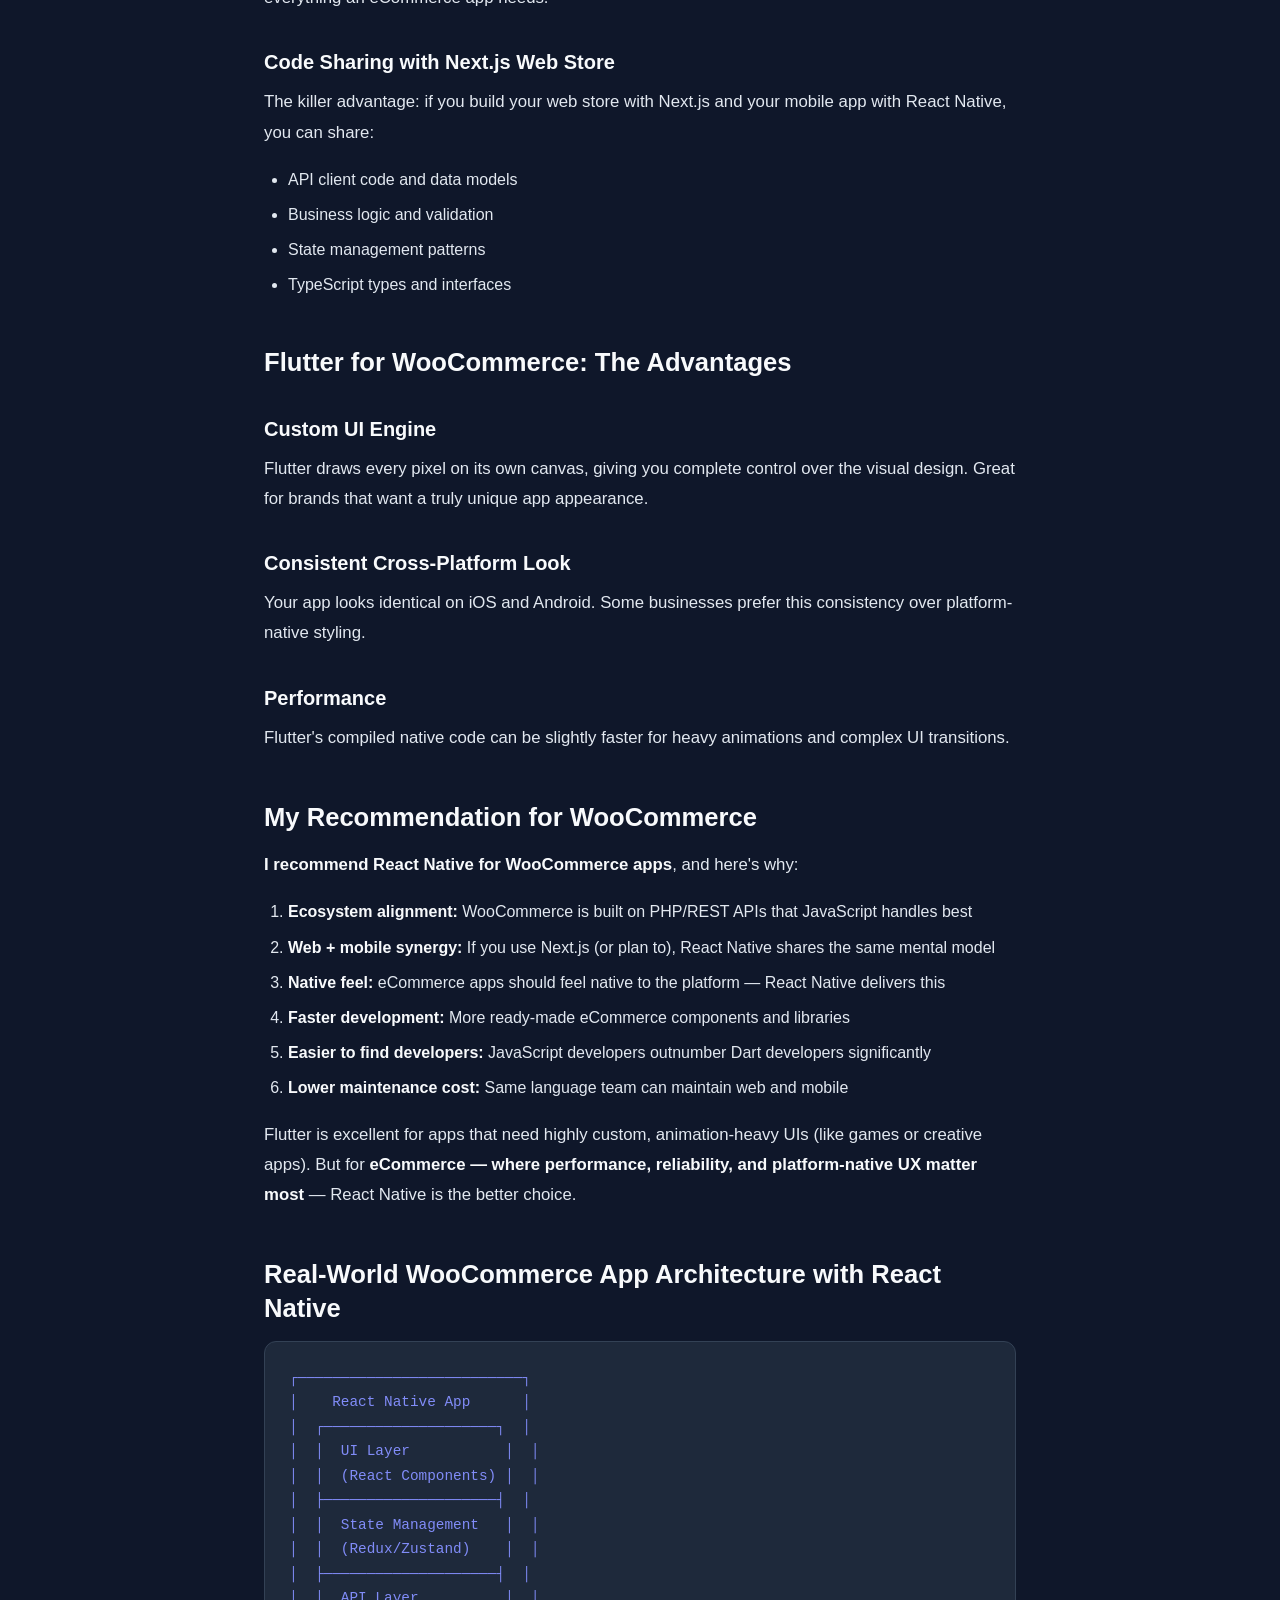
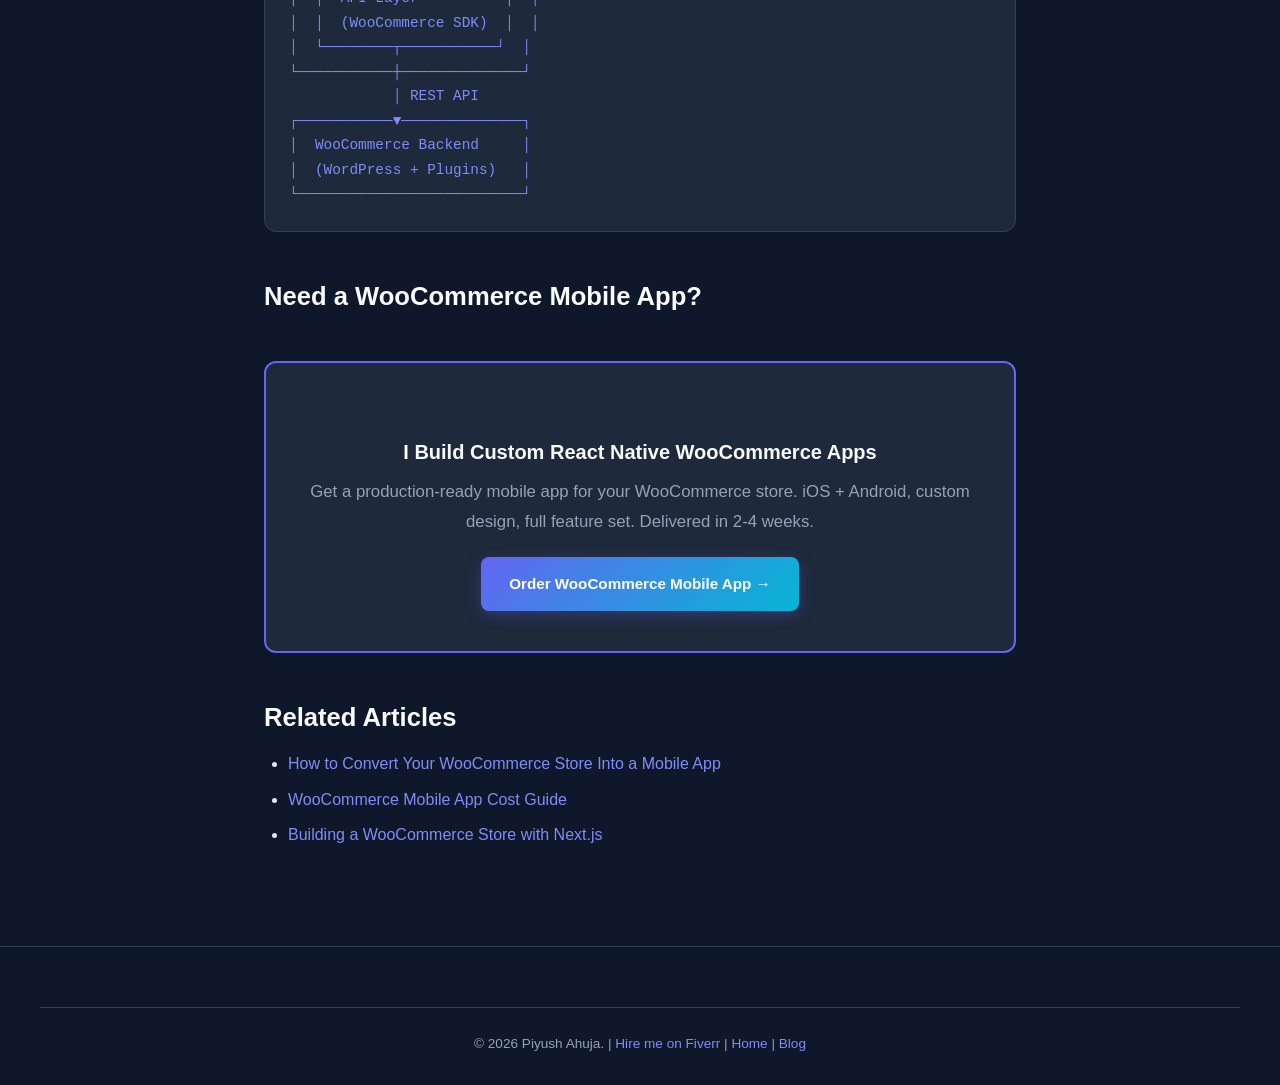
<file: blog/react-native-vs-flutter-woocommerce.html>
<!DOCTYPE html>
<html lang="en">
<head>
    <meta charset="UTF-8">
    <meta name="viewport" content="width=device-width, initial-scale=1.0">
    <title>React Native vs Flutter for WooCommerce Apps: Which Should You Choose? (2026)</title>
    <meta name="description" content="Detailed comparison of React Native and Flutter for building WooCommerce mobile apps. Performance, ecosystem, development speed, cost, and which is best for your eCommerce app.">
    <meta name="keywords" content="react native vs flutter woocommerce, best framework woocommerce app, react native ecommerce app, flutter woocommerce, mobile app framework comparison, cross platform ecommerce app, react native vs flutter 2026">
    <meta name="author" content="Piyush Ahuja">
    <meta name="robots" content="index, follow">
    <link rel="canonical" href="https://ahujapiyush.github.io/blog/react-native-vs-flutter-woocommerce.html">

    <meta property="og:title" content="React Native vs Flutter for WooCommerce Apps">
    <meta property="og:type" content="article">
    <meta property="og:url" content="https://ahujapiyush.github.io/blog/react-native-vs-flutter-woocommerce.html">
    <meta property="article:published_time" content="2026-03-01">

    <link rel="icon" type="image/svg+xml" href="data:image/svg+xml,<svg xmlns='http://www.w3.org/2000/svg' viewBox='0 0 100 100'><text y='.9em' font-size='90'>🚀</text></svg>">
    <link rel="stylesheet" href="../style.css">

    <script type="application/ld+json">
    {
        "@context": "https://schema.org",
        "@type": "Article",
        "headline": "React Native vs Flutter for WooCommerce Apps: Which Should You Choose?",
        "author": {"@type": "Person", "name": "Piyush Ahuja", "url": "https://ahujapiyush.github.io/"},
        "datePublished": "2026-03-01",
        "dateModified": "2026-03-04"
    }
    </script>
</head>
<body>
    <nav class="navbar" id="navbar">
        <div class="container nav-container">
            <a href="/" class="nav-logo"><span class="logo-icon">⚡</span><span class="logo-text">Piyush<span class="accent">Dev</span></span></a>
            <button class="nav-toggle" id="navToggle" aria-label="Toggle Menu"><span class="hamburger"></span></button>
            <ul class="nav-menu" id="navMenu">
                <li><a href="/#services" class="nav-link">Services</a></li>
                <li><a href="/blog/" class="nav-link">Blog</a></li>
                <li><a href="https://www.fiverr.com/piyushahuja01/" class="nav-link cta-btn" target="_blank" rel="noopener">Hire Me</a></li>
            </ul>
        </div>
    </nav>

    <article>
        <header class="article-hero">
            <div class="container">
                <span class="section-tag">Comparison</span>
                <h1>React Native vs Flutter for WooCommerce Apps: Which Should You Choose?</h1>
                <div class="article-meta">
                    <span>By Piyush Ahuja</span>
                    <span>March 2026</span>
                    <span>9 min read</span>
                </div>
            </div>
        </header>

        <div class="article-content">
            <p>Building a mobile app for your WooCommerce store? The two most popular cross-platform frameworks are <strong>React Native</strong> (by Meta) and <strong>Flutter</strong> (by Google). Both can create excellent eCommerce apps, but they have important differences that matter for your WooCommerce project.</p>

            <h2>Quick Comparison</h2>

            <pre><code>Feature              | React Native          | Flutter
─────────────────────────────────────────────────────────────
Language             | JavaScript/TypeScript  | Dart
Performance          | Near-native            | Near-native
UI Components        | Native platform UI     | Custom widgets
Learning Curve       | Easier (JS ecosystem)  | Steeper (Dart)
WooCommerce Support  | Excellent              | Good
Community Size       | Very Large             | Large
Code Sharing w/ Web  | High (React/Next.js)   | Limited
Hot Reload           | Yes                    | Yes
App Size             | Smaller                | Larger</code></pre>

            <h2>React Native for WooCommerce: The Advantages</h2>

            <h3>JavaScript Ecosystem</h3>
            <p>If your web store uses <strong>Next.js (React)</strong>, going with React Native means you share the same language, similar patterns, and even some code between web and mobile. This reduces development time and cost significantly.</p>

            <h3>Native UI Components</h3>
            <p>React Native renders actual native UI components (UIKit on iOS, Android Views on Android), giving your app an authentic platform-native feel that customers expect.</p>

            <h3>WooCommerce REST API Integration</h3>
            <p>JavaScript has the best WooCommerce REST API client libraries. The official <code>@woocommerce/woocommerce-rest-api</code> package works seamlessly with React Native.</p>

            <h3>Massive Ecosystem</h3>
            <p>Need payment integration? Push notifications? Analytics? React Native has battle-tested libraries for everything an eCommerce app needs.</p>

            <h3>Code Sharing with Next.js Web Store</h3>
            <p>The killer advantage: if you build your web store with Next.js and your mobile app with React Native, you can share:</p>
            <ul>
                <li>API client code and data models</li>
                <li>Business logic and validation</li>
                <li>State management patterns</li>
                <li>TypeScript types and interfaces</li>
            </ul>

            <h2>Flutter for WooCommerce: The Advantages</h2>

            <h3>Custom UI Engine</h3>
            <p>Flutter draws every pixel on its own canvas, giving you complete control over the visual design. Great for brands that want a truly unique app appearance.</p>

            <h3>Consistent Cross-Platform Look</h3>
            <p>Your app looks identical on iOS and Android. Some businesses prefer this consistency over platform-native styling.</p>

            <h3>Performance</h3>
            <p>Flutter's compiled native code can be slightly faster for heavy animations and complex UI transitions.</p>

            <h2>My Recommendation for WooCommerce</h2>

            <p><strong>I recommend React Native for WooCommerce apps</strong>, and here's why:</p>

            <ol>
                <li><strong>Ecosystem alignment:</strong> WooCommerce is built on PHP/REST APIs that JavaScript handles best</li>
                <li><strong>Web + mobile synergy:</strong> If you use Next.js (or plan to), React Native shares the same mental model</li>
                <li><strong>Native feel:</strong> eCommerce apps should feel native to the platform — React Native delivers this</li>
                <li><strong>Faster development:</strong> More ready-made eCommerce components and libraries</li>
                <li><strong>Easier to find developers:</strong> JavaScript developers outnumber Dart developers significantly</li>
                <li><strong>Lower maintenance cost:</strong> Same language team can maintain web and mobile</li>
            </ol>

            <p>Flutter is excellent for apps that need highly custom, animation-heavy UIs (like games or creative apps). But for <strong>eCommerce — where performance, reliability, and platform-native UX matter most</strong> — React Native is the better choice.</p>

            <h2>Real-World WooCommerce App Architecture with React Native</h2>

            <pre><code>┌──────────────────────────┐
│    React Native App      │
│  ┌────────────────────┐  │
│  │  UI Layer           │  │
│  │  (React Components) │  │
│  ├────────────────────┤  │
│  │  State Management   │  │
│  │  (Redux/Zustand)    │  │
│  ├────────────────────┤  │
│  │  API Layer          │  │
│  │  (WooCommerce SDK)  │  │
│  └────────┬───────────┘  │
└───────────┼──────────────┘
            │ REST API
┌───────────▼──────────────┐
│  WooCommerce Backend     │
│  (WordPress + Plugins)   │
└──────────────────────────┘</code></pre>

            <h2>Need a WooCommerce Mobile App?</h2>

            <div class="article-cta">
                <h3>I Build Custom React Native WooCommerce Apps</h3>
                <p>Get a production-ready mobile app for your WooCommerce store. iOS + Android, custom design, full feature set. Delivered in 2-4 weeks.</p>
                <a href="https://www.fiverr.com/piyushahuja01/turn-your-woocommerce-store-into-a-custom-code-native-app" class="btn btn-primary" target="_blank" rel="noopener">Order WooCommerce Mobile App →</a>
            </div>

            <h2>Related Articles</h2>
            <ul>
                <li><a href="convert-woocommerce-to-mobile-app.html">How to Convert Your WooCommerce Store Into a Mobile App</a></li>
                <li><a href="woocommerce-mobile-app-cost-guide.html">WooCommerce Mobile App Cost Guide</a></li>
                <li><a href="woocommerce-nextjs-ecommerce-guide.html">Building a WooCommerce Store with Next.js</a></li>
            </ul>
        </div>
    </article>

    <footer class="footer">
        <div class="container footer-bottom">
            <p>© 2026 Piyush Ahuja. | <a href="https://www.fiverr.com/piyushahuja01/" target="_blank" rel="noopener">Hire me on Fiverr</a> | <a href="/">Home</a> | <a href="/blog/">Blog</a></p>
        </div>
    </footer>
    <script src="../script.js" defer></script>
</body>
</html>
</file>
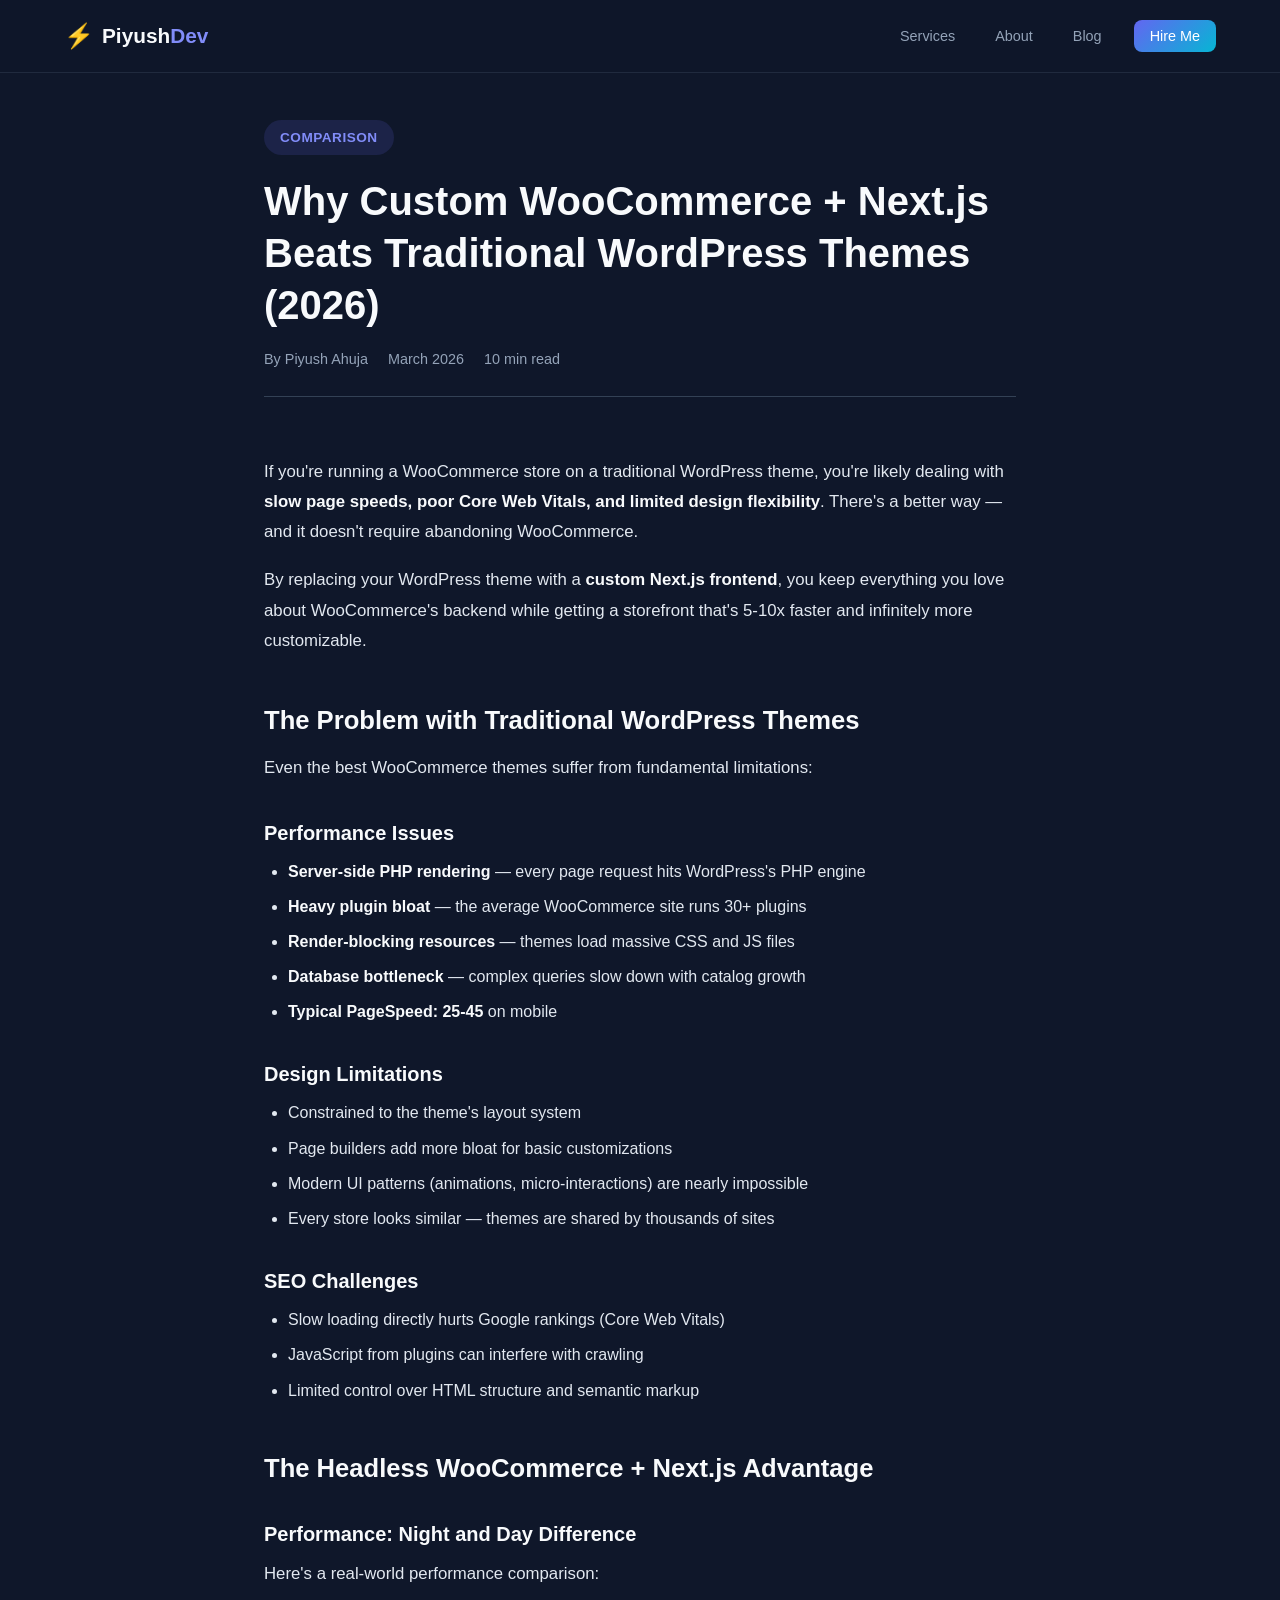
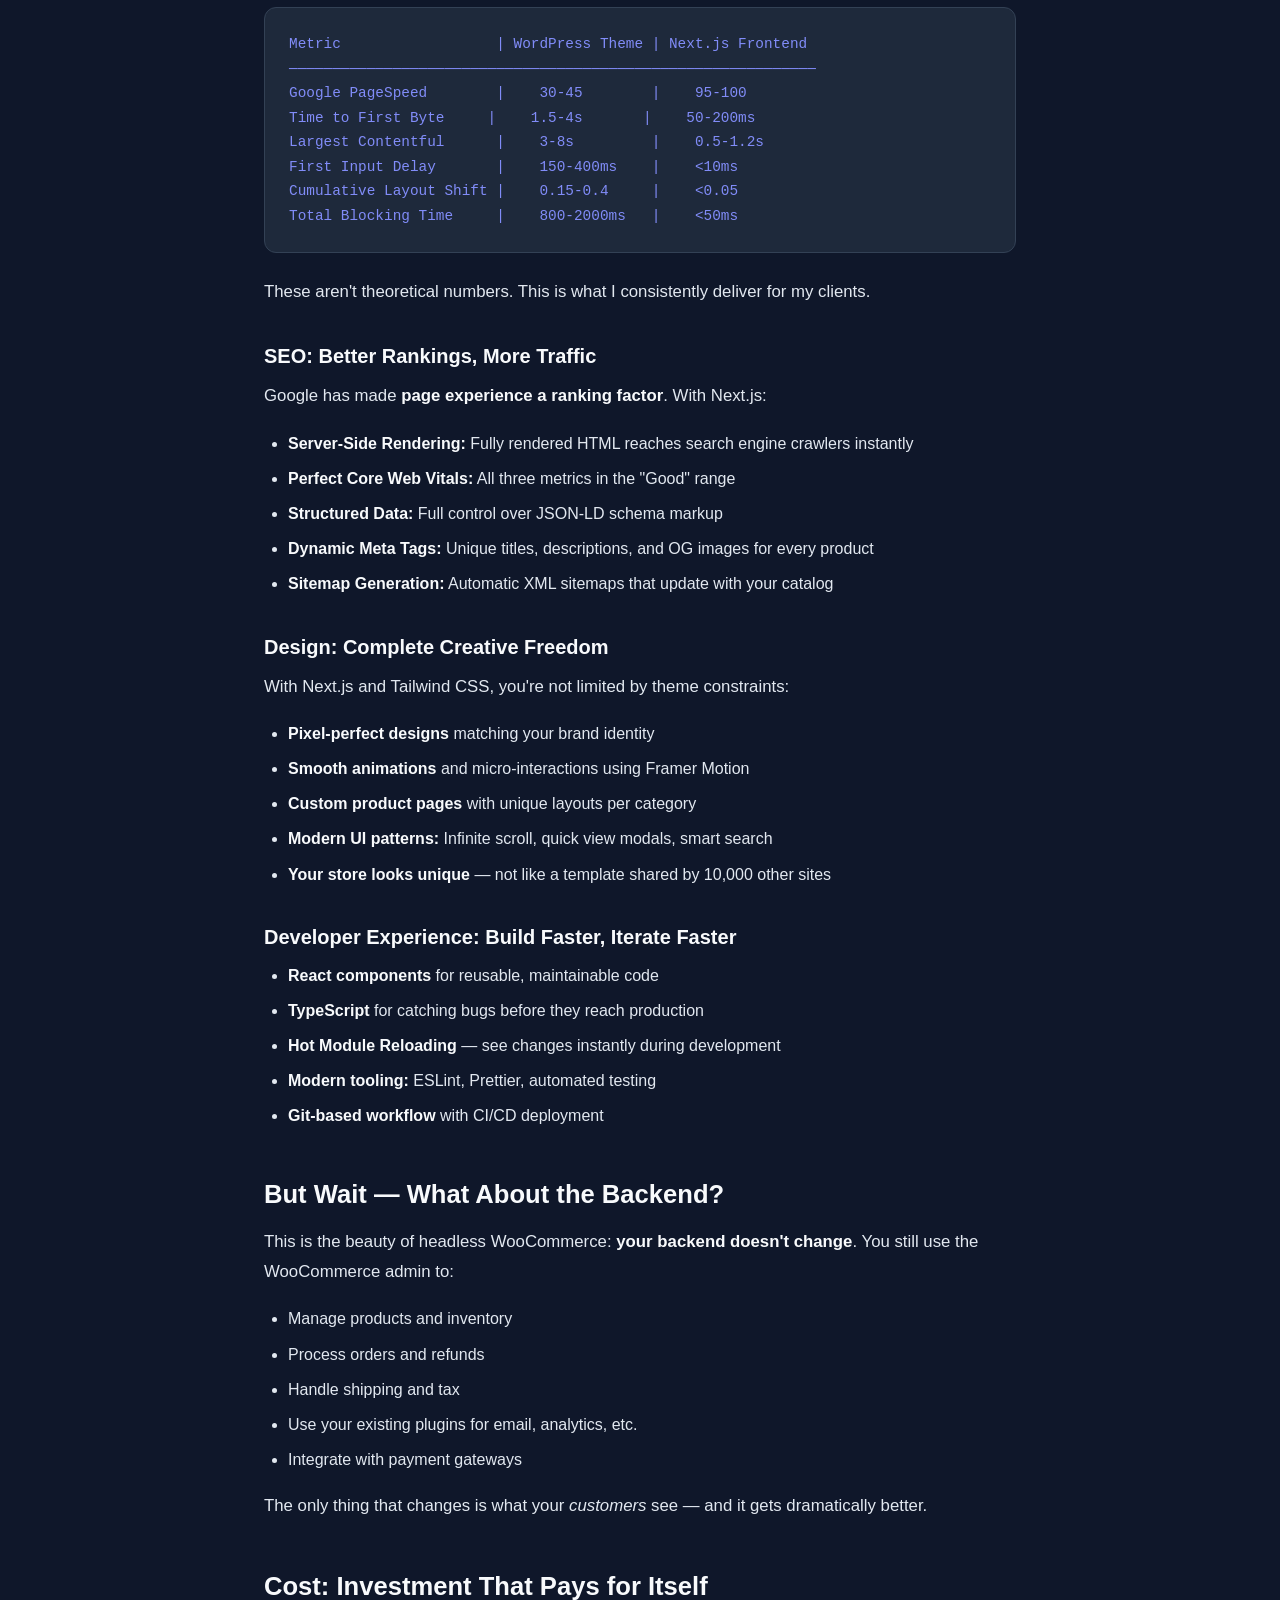
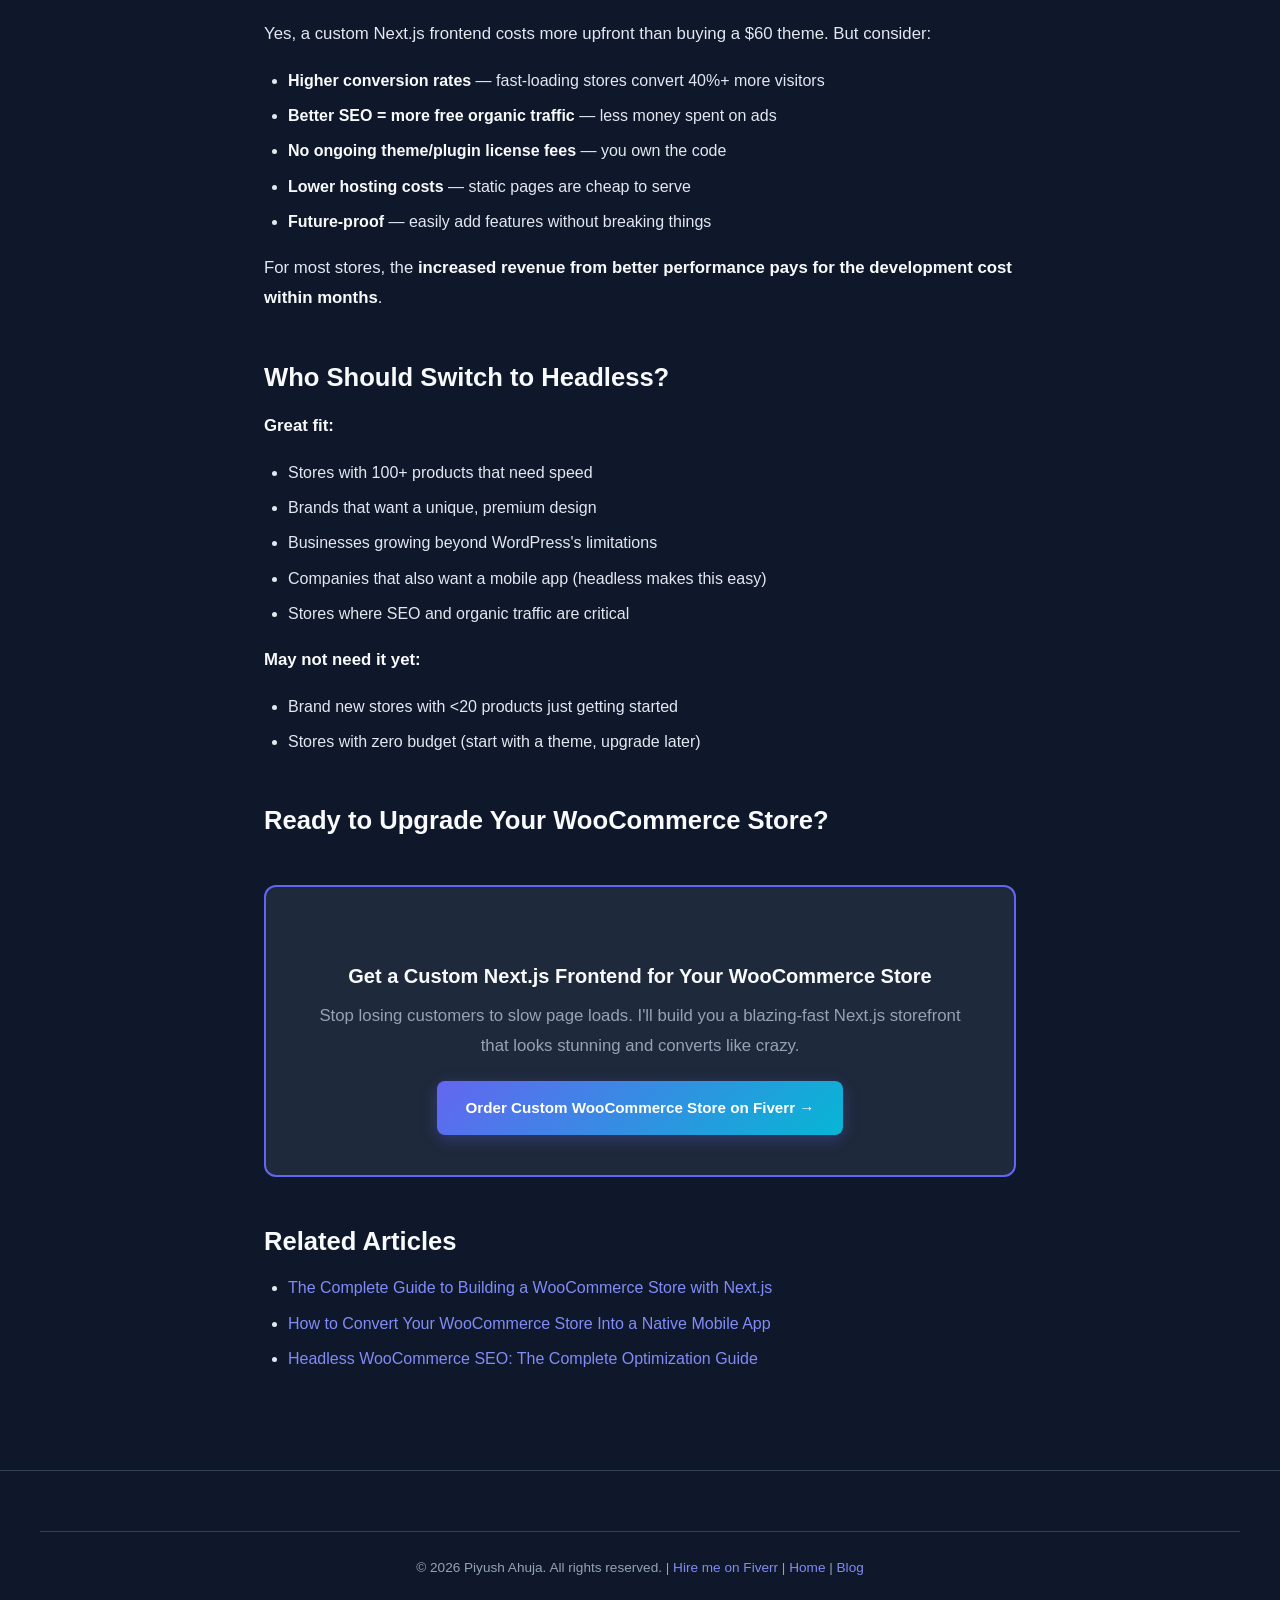
<file: blog/why-custom-woocommerce-nextjs-over-themes.html>
<!DOCTYPE html>
<html lang="en">
<head>
    <meta charset="UTF-8">
    <meta name="viewport" content="width=device-width, initial-scale=1.0">
    <title>Why Custom WooCommerce + Next.js Beats Traditional WordPress Themes (2026)</title>
    <meta name="description" content="Detailed comparison of custom Next.js frontends vs WordPress themes for WooCommerce. Performance benchmarks, SEO advantages, cost analysis, and real-world case studies.">
    <meta name="keywords" content="woocommerce vs nextjs, wordpress theme vs headless, headless woocommerce benefits, custom woocommerce frontend, nextjs vs wordpress performance, woocommerce speed optimization, best woocommerce setup 2026">
    <meta name="author" content="Piyush Ahuja">
    <meta name="robots" content="index, follow">
    <link rel="canonical" href="https://ahujapiyush.github.io/blog/why-custom-woocommerce-nextjs-over-themes.html">

    <meta property="og:title" content="Why Custom WooCommerce + Next.js Beats Traditional WordPress Themes">
    <meta property="og:description" content="Performance benchmarks and real advantages of headless WooCommerce with Next.js.">
    <meta property="og:type" content="article">
    <meta property="og:url" content="https://ahujapiyush.github.io/blog/why-custom-woocommerce-nextjs-over-themes.html">
    <meta property="article:published_time" content="2026-03-01">

    <link rel="icon" type="image/svg+xml" href="data:image/svg+xml,<svg xmlns='http://www.w3.org/2000/svg' viewBox='0 0 100 100'><text y='.9em' font-size='90'>🚀</text></svg>">
    <link rel="stylesheet" href="../style.css">

    <script type="application/ld+json">
    {
        "@context": "https://schema.org",
        "@type": "Article",
        "headline": "Why Custom WooCommerce + Next.js Beats Traditional WordPress Themes",
        "author": {"@type": "Person", "name": "Piyush Ahuja", "url": "https://ahujapiyush.github.io/"},
        "datePublished": "2026-03-01",
        "dateModified": "2026-03-04",
        "url": "https://ahujapiyush.github.io/blog/why-custom-woocommerce-nextjs-over-themes.html"
    }
    </script>

    <script type="application/ld+json">
    {
        "@context": "https://schema.org",
        "@type": "BreadcrumbList",
        "itemListElement": [
            {"@type": "ListItem", "position": 1, "name": "Home", "item": "https://ahujapiyush.github.io/"},
            {"@type": "ListItem", "position": 2, "name": "Blog", "item": "https://ahujapiyush.github.io/blog/"},
            {"@type": "ListItem", "position": 3, "name": "Next.js vs WordPress Themes", "item": "https://ahujapiyush.github.io/blog/why-custom-woocommerce-nextjs-over-themes.html"}
        ]
    }
    </script>
</head>
<body>
    <nav class="navbar" id="navbar">
        <div class="container nav-container">
            <a href="/" class="nav-logo"><span class="logo-icon">⚡</span><span class="logo-text">Piyush<span class="accent">Dev</span></span></a>
            <button class="nav-toggle" id="navToggle" aria-label="Toggle Menu"><span class="hamburger"></span></button>
            <ul class="nav-menu" id="navMenu">
                <li><a href="/#services" class="nav-link">Services</a></li>
                <li><a href="/#about" class="nav-link">About</a></li>
                <li><a href="/blog/" class="nav-link">Blog</a></li>
                <li><a href="https://www.fiverr.com/piyushahuja01/" class="nav-link cta-btn" target="_blank" rel="noopener">Hire Me</a></li>
            </ul>
        </div>
    </nav>

    <article>
        <header class="article-hero">
            <div class="container">
                <span class="section-tag">Comparison</span>
                <h1>Why Custom WooCommerce + Next.js Beats Traditional WordPress Themes (2026)</h1>
                <div class="article-meta">
                    <span>By Piyush Ahuja</span>
                    <span>March 2026</span>
                    <span>10 min read</span>
                </div>
            </div>
        </header>

        <div class="article-content">
            <p>If you're running a WooCommerce store on a traditional WordPress theme, you're likely dealing with <strong>slow page speeds, poor Core Web Vitals, and limited design flexibility</strong>. There's a better way — and it doesn't require abandoning WooCommerce.</p>

            <p>By replacing your WordPress theme with a <strong>custom Next.js frontend</strong>, you keep everything you love about WooCommerce's backend while getting a storefront that's 5-10x faster and infinitely more customizable.</p>

            <h2>The Problem with Traditional WordPress Themes</h2>

            <p>Even the best WooCommerce themes suffer from fundamental limitations:</p>

            <h3>Performance Issues</h3>
            <ul>
                <li><strong>Server-side PHP rendering</strong> — every page request hits WordPress's PHP engine</li>
                <li><strong>Heavy plugin bloat</strong> — the average WooCommerce site runs 30+ plugins</li>
                <li><strong>Render-blocking resources</strong> — themes load massive CSS and JS files</li>
                <li><strong>Database bottleneck</strong> — complex queries slow down with catalog growth</li>
                <li><strong>Typical PageSpeed: 25-45</strong> on mobile</li>
            </ul>

            <h3>Design Limitations</h3>
            <ul>
                <li>Constrained to the theme's layout system</li>
                <li>Page builders add more bloat for basic customizations</li>
                <li>Modern UI patterns (animations, micro-interactions) are nearly impossible</li>
                <li>Every store looks similar — themes are shared by thousands of sites</li>
            </ul>

            <h3>SEO Challenges</h3>
            <ul>
                <li>Slow loading directly hurts Google rankings (Core Web Vitals)</li>
                <li>JavaScript from plugins can interfere with crawling</li>
                <li>Limited control over HTML structure and semantic markup</li>
            </ul>

            <h2>The Headless WooCommerce + Next.js Advantage</h2>

            <h3>Performance: Night and Day Difference</h3>

            <p>Here's a real-world performance comparison:</p>

            <pre><code>Metric                  | WordPress Theme | Next.js Frontend
─────────────────────────────────────────────────────────────
Google PageSpeed        |    30-45        |    95-100
Time to First Byte     |    1.5-4s       |    50-200ms
Largest Contentful      |    3-8s         |    0.5-1.2s
First Input Delay       |    150-400ms    |    &lt;10ms
Cumulative Layout Shift |    0.15-0.4     |    &lt;0.05
Total Blocking Time     |    800-2000ms   |    &lt;50ms</code></pre>

            <p>These aren't theoretical numbers. This is what I consistently deliver for my clients.</p>

            <h3>SEO: Better Rankings, More Traffic</h3>

            <p>Google has made <strong>page experience a ranking factor</strong>. With Next.js:</p>
            <ul>
                <li><strong>Server-Side Rendering:</strong> Fully rendered HTML reaches search engine crawlers instantly</li>
                <li><strong>Perfect Core Web Vitals:</strong> All three metrics in the "Good" range</li>
                <li><strong>Structured Data:</strong> Full control over JSON-LD schema markup</li>
                <li><strong>Dynamic Meta Tags:</strong> Unique titles, descriptions, and OG images for every product</li>
                <li><strong>Sitemap Generation:</strong> Automatic XML sitemaps that update with your catalog</li>
            </ul>

            <h3>Design: Complete Creative Freedom</h3>

            <p>With Next.js and Tailwind CSS, you're not limited by theme constraints:</p>
            <ul>
                <li><strong>Pixel-perfect designs</strong> matching your brand identity</li>
                <li><strong>Smooth animations</strong> and micro-interactions using Framer Motion</li>
                <li><strong>Custom product pages</strong> with unique layouts per category</li>
                <li><strong>Modern UI patterns:</strong> Infinite scroll, quick view modals, smart search</li>
                <li><strong>Your store looks unique</strong> — not like a template shared by 10,000 other sites</li>
            </ul>

            <h3>Developer Experience: Build Faster, Iterate Faster</h3>
            <ul>
                <li><strong>React components</strong> for reusable, maintainable code</li>
                <li><strong>TypeScript</strong> for catching bugs before they reach production</li>
                <li><strong>Hot Module Reloading</strong> — see changes instantly during development</li>
                <li><strong>Modern tooling:</strong> ESLint, Prettier, automated testing</li>
                <li><strong>Git-based workflow</strong> with CI/CD deployment</li>
            </ul>

            <h2>But Wait — What About the Backend?</h2>

            <p>This is the beauty of headless WooCommerce: <strong>your backend doesn't change</strong>. You still use the WooCommerce admin to:</p>
            <ul>
                <li>Manage products and inventory</li>
                <li>Process orders and refunds</li>
                <li>Handle shipping and tax</li>
                <li>Use your existing plugins for email, analytics, etc.</li>
                <li>Integrate with payment gateways</li>
            </ul>

            <p>The only thing that changes is what your <em>customers</em> see — and it gets dramatically better.</p>

            <h2>Cost: Investment That Pays for Itself</h2>

            <p>Yes, a custom Next.js frontend costs more upfront than buying a $60 theme. But consider:</p>
            <ul>
                <li><strong>Higher conversion rates</strong> — fast-loading stores convert 40%+ more visitors</li>
                <li><strong>Better SEO = more free organic traffic</strong> — less money spent on ads</li>
                <li><strong>No ongoing theme/plugin license fees</strong> — you own the code</li>
                <li><strong>Lower hosting costs</strong> — static pages are cheap to serve</li>
                <li><strong>Future-proof</strong> — easily add features without breaking things</li>
            </ul>

            <p>For most stores, the <strong>increased revenue from better performance pays for the development cost within months</strong>.</p>

            <h2>Who Should Switch to Headless?</h2>

            <p><strong>Great fit:</strong></p>
            <ul>
                <li>Stores with 100+ products that need speed</li>
                <li>Brands that want a unique, premium design</li>
                <li>Businesses growing beyond WordPress's limitations</li>
                <li>Companies that also want a mobile app (headless makes this easy)</li>
                <li>Stores where SEO and organic traffic are critical</li>
            </ul>

            <p><strong>May not need it yet:</strong></p>
            <ul>
                <li>Brand new stores with &lt;20 products just getting started</li>
                <li>Stores with zero budget (start with a theme, upgrade later)</li>
            </ul>

            <h2>Ready to Upgrade Your WooCommerce Store?</h2>

            <div class="article-cta">
                <h3>Get a Custom Next.js Frontend for Your WooCommerce Store</h3>
                <p>Stop losing customers to slow page loads. I'll build you a blazing-fast Next.js storefront that looks stunning and converts like crazy.</p>
                <a href="https://www.fiverr.com/piyushahuja01/build-a-custom-woocommerce-store-with-next-js-tailwind-css-and-mobile-app" class="btn btn-primary" target="_blank" rel="noopener">Order Custom WooCommerce Store on Fiverr →</a>
            </div>

            <h2>Related Articles</h2>
            <ul>
                <li><a href="woocommerce-nextjs-ecommerce-guide.html">The Complete Guide to Building a WooCommerce Store with Next.js</a></li>
                <li><a href="convert-woocommerce-to-mobile-app.html">How to Convert Your WooCommerce Store Into a Native Mobile App</a></li>
                <li><a href="headless-woocommerce-seo-guide.html">Headless WooCommerce SEO: The Complete Optimization Guide</a></li>
            </ul>
        </div>
    </article>

    <footer class="footer">
        <div class="container footer-bottom">
            <p>© 2026 Piyush Ahuja. All rights reserved. | <a href="https://www.fiverr.com/piyushahuja01/" target="_blank" rel="noopener">Hire me on Fiverr</a> | <a href="/">Home</a> | <a href="/blog/">Blog</a></p>
        </div>
    </footer>

    <script src="../script.js" defer></script>
</body>
</html>
</file>
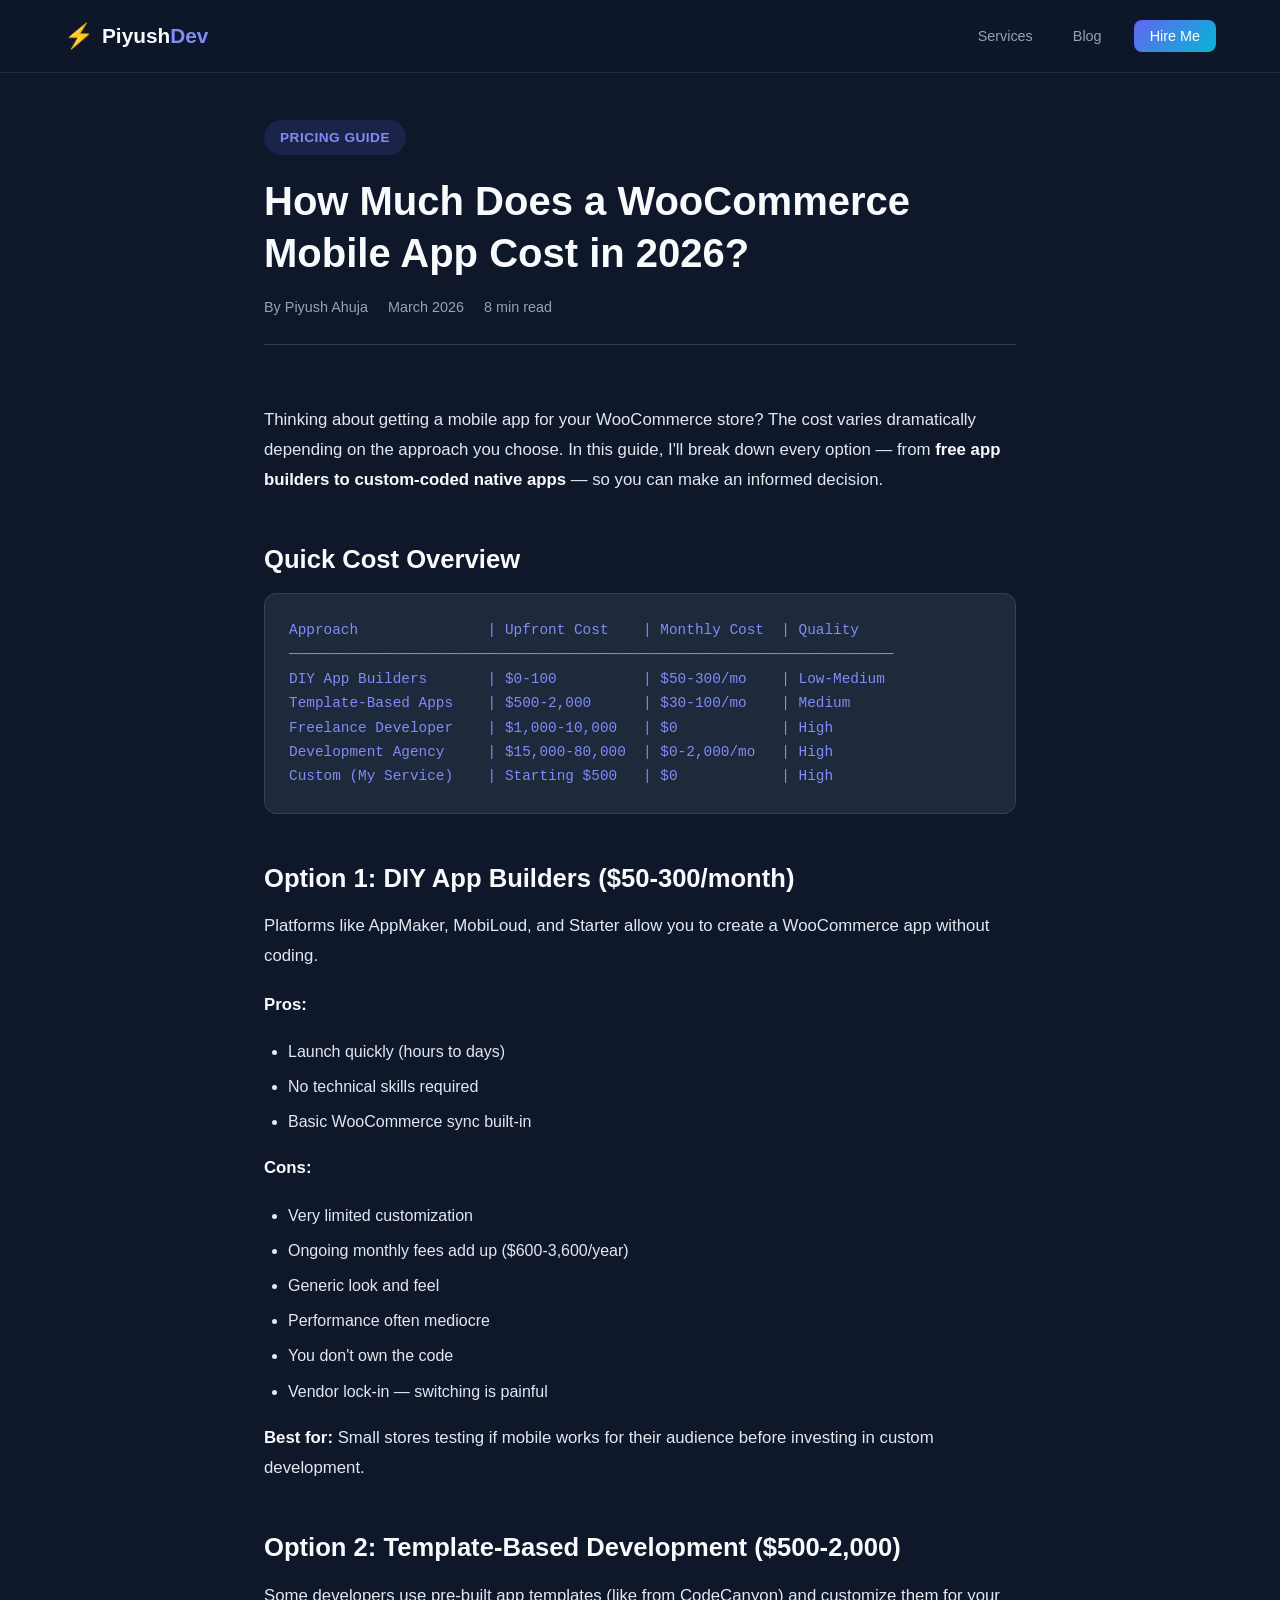
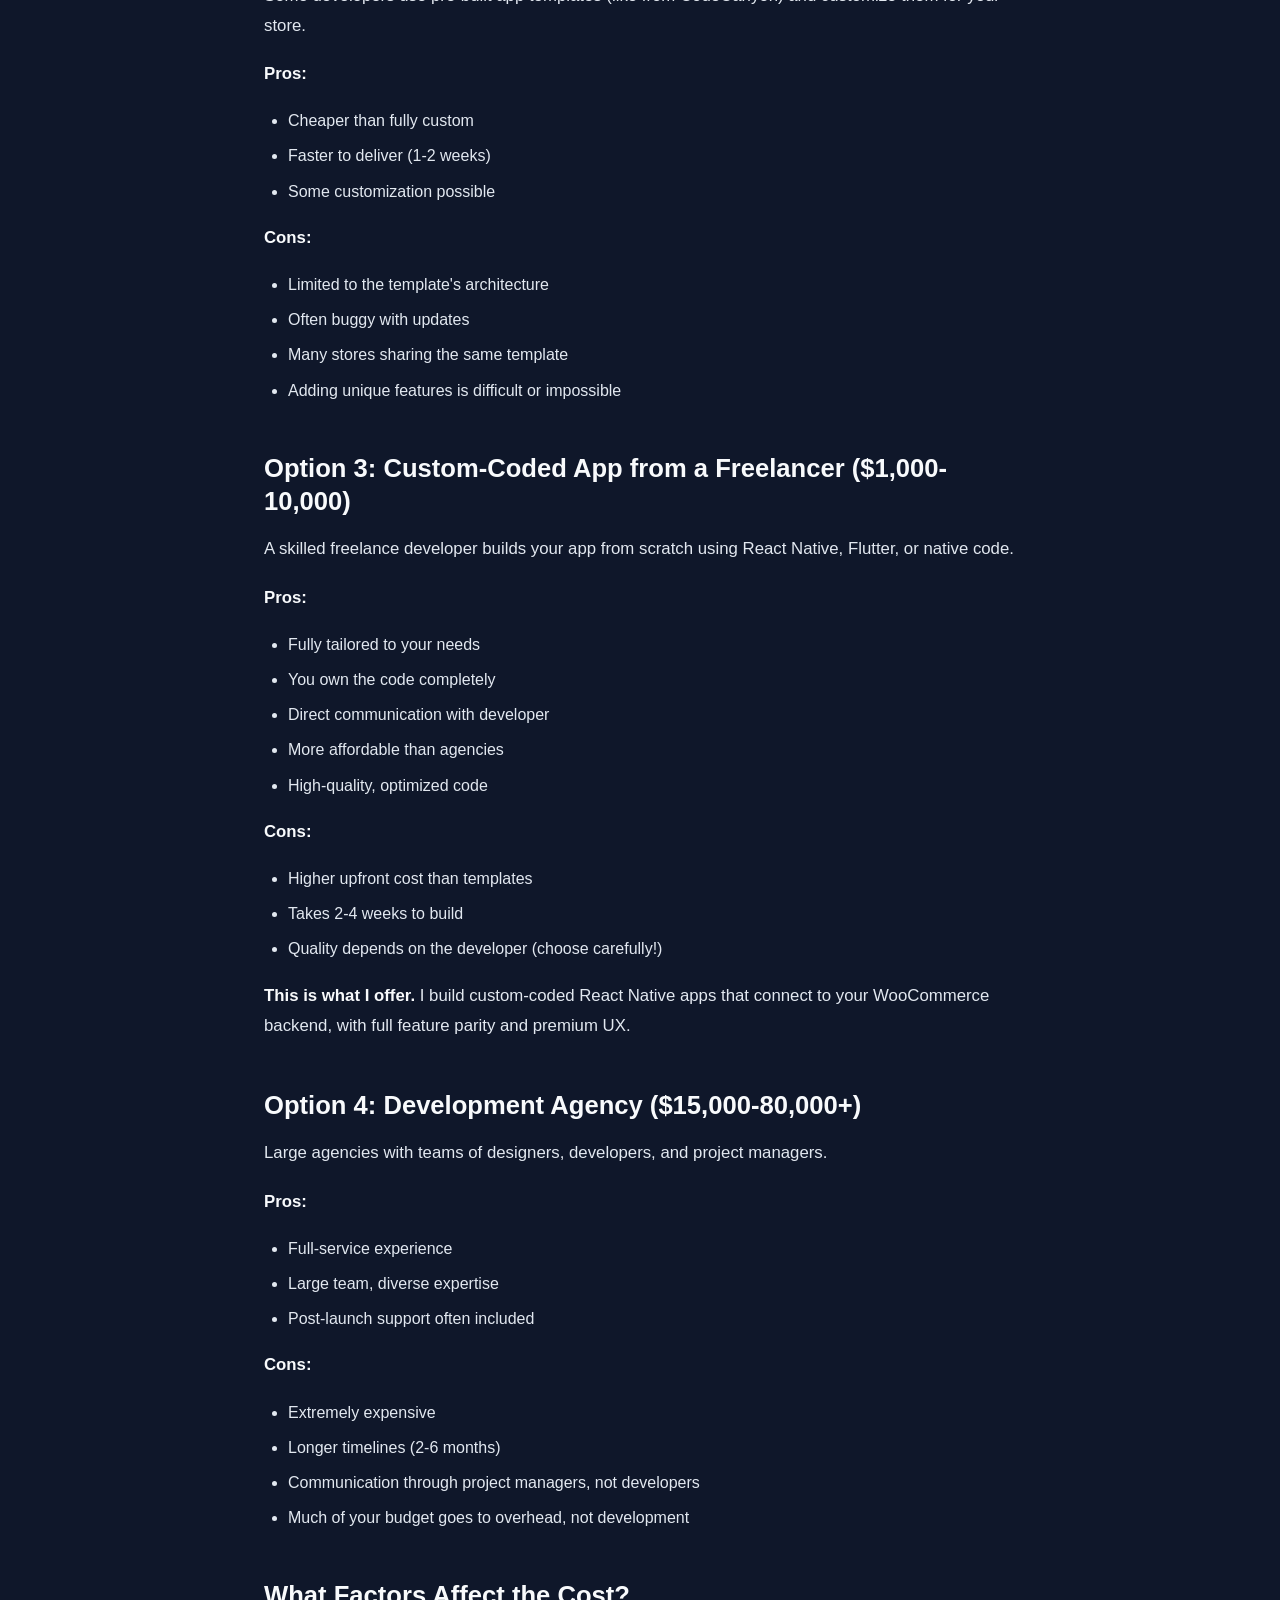
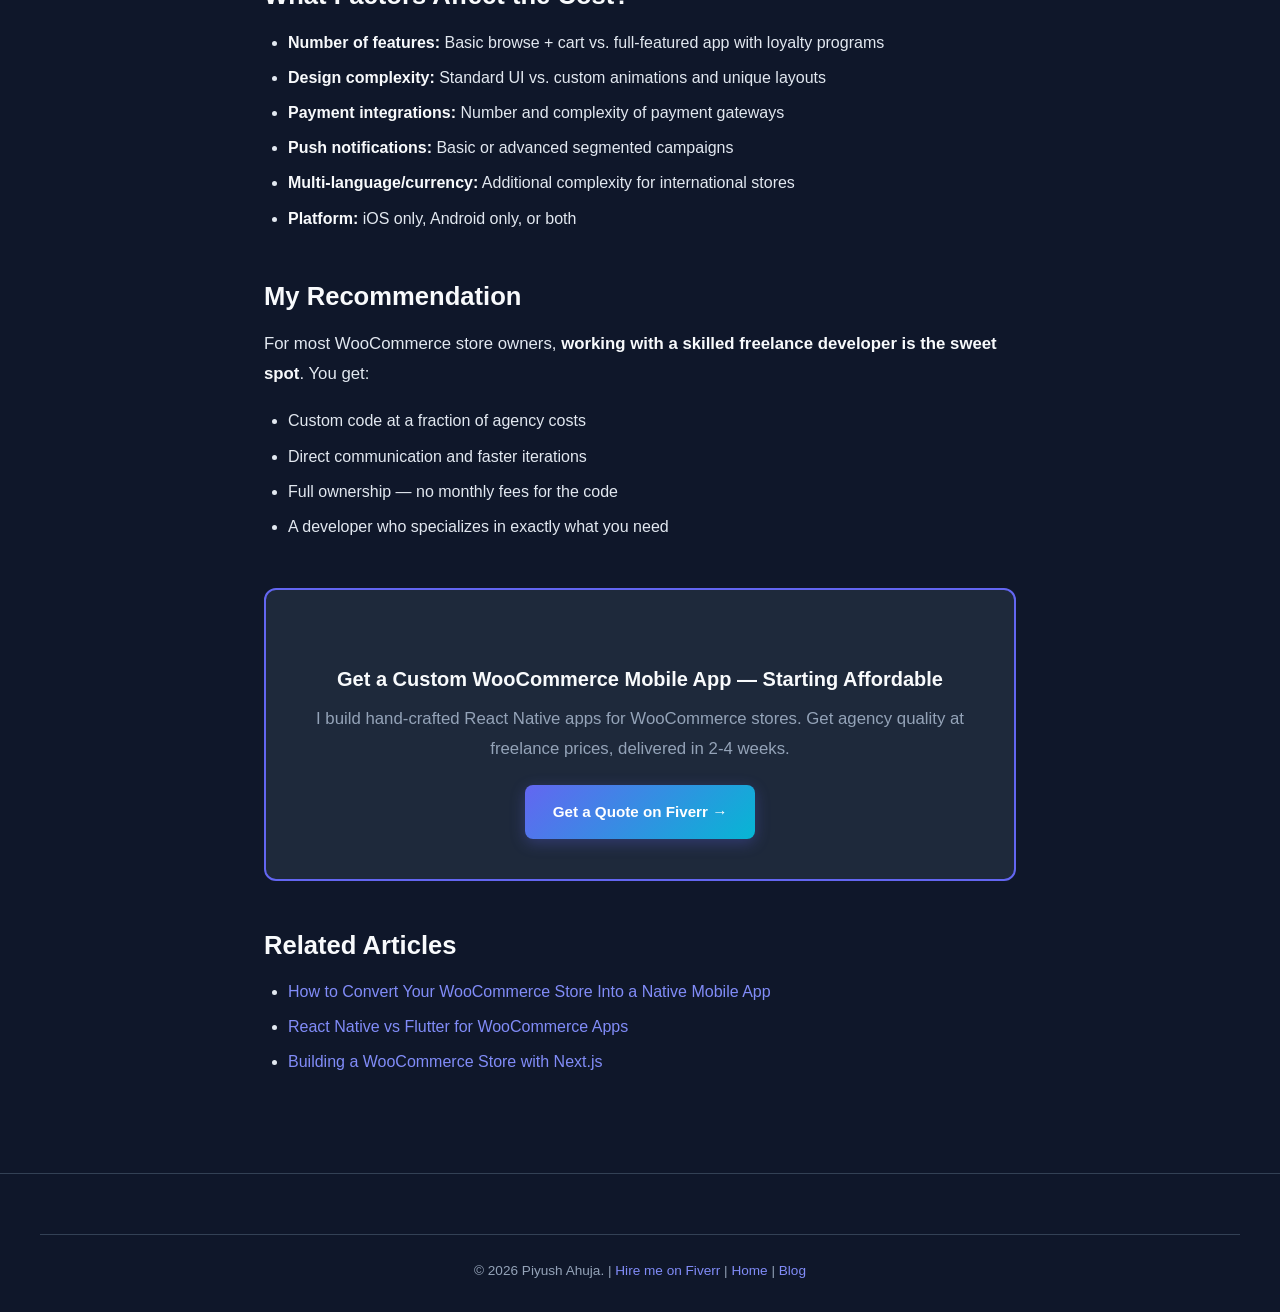
<file: blog/woocommerce-mobile-app-cost-guide.html>
<!DOCTYPE html>
<html lang="en">
<head>
    <meta charset="UTF-8">
    <meta name="viewport" content="width=device-width, initial-scale=1.0">
    <title>How Much Does a WooCommerce Mobile App Cost in 2026? Complete Pricing Guide</title>
    <meta name="description" content="Detailed breakdown of WooCommerce mobile app development costs in 2026. Compare app builders, freelancers, and agencies. Find the right option for your budget and business goals.">
    <meta name="keywords" content="woocommerce mobile app cost, woocommerce app development price, ecommerce app cost, mobile app development pricing, woocommerce app builder cost, react native app cost, hire woocommerce app developer">
    <meta name="author" content="Piyush Ahuja">
    <meta name="robots" content="index, follow">
    <link rel="canonical" href="https://ahujapiyush.github.io/blog/woocommerce-mobile-app-cost-guide.html">

    <meta property="og:title" content="How Much Does a WooCommerce Mobile App Cost in 2026?">
    <meta property="og:description" content="Complete pricing breakdown for WooCommerce mobile app development.">
    <meta property="og:type" content="article">
    <meta property="og:url" content="https://ahujapiyush.github.io/blog/woocommerce-mobile-app-cost-guide.html">
    <meta property="article:published_time" content="2026-03-01">

    <link rel="icon" type="image/svg+xml" href="data:image/svg+xml,<svg xmlns='http://www.w3.org/2000/svg' viewBox='0 0 100 100'><text y='.9em' font-size='90'>🚀</text></svg>">
    <link rel="stylesheet" href="../style.css">

    <script type="application/ld+json">
    {
        "@context": "https://schema.org",
        "@type": "Article",
        "headline": "How Much Does a WooCommerce Mobile App Cost in 2026?",
        "author": {"@type": "Person", "name": "Piyush Ahuja", "url": "https://ahujapiyush.github.io/"},
        "datePublished": "2026-03-01",
        "dateModified": "2026-03-04"
    }
    </script>
</head>
<body>
    <nav class="navbar" id="navbar">
        <div class="container nav-container">
            <a href="/" class="nav-logo"><span class="logo-icon">⚡</span><span class="logo-text">Piyush<span class="accent">Dev</span></span></a>
            <button class="nav-toggle" id="navToggle" aria-label="Toggle Menu"><span class="hamburger"></span></button>
            <ul class="nav-menu" id="navMenu">
                <li><a href="/#services" class="nav-link">Services</a></li>
                <li><a href="/blog/" class="nav-link">Blog</a></li>
                <li><a href="https://www.fiverr.com/piyushahuja01/" class="nav-link cta-btn" target="_blank" rel="noopener">Hire Me</a></li>
            </ul>
        </div>
    </nav>

    <article>
        <header class="article-hero">
            <div class="container">
                <span class="section-tag">Pricing Guide</span>
                <h1>How Much Does a WooCommerce Mobile App Cost in 2026?</h1>
                <div class="article-meta">
                    <span>By Piyush Ahuja</span>
                    <span>March 2026</span>
                    <span>8 min read</span>
                </div>
            </div>
        </header>

        <div class="article-content">
            <p>Thinking about getting a mobile app for your WooCommerce store? The cost varies dramatically depending on the approach you choose. In this guide, I'll break down every option — from <strong>free app builders to custom-coded native apps</strong> — so you can make an informed decision.</p>

            <h2>Quick Cost Overview</h2>

            <pre><code>Approach               | Upfront Cost    | Monthly Cost  | Quality
──────────────────────────────────────────────────────────────────────
DIY App Builders       | $0-100          | $50-300/mo    | Low-Medium
Template-Based Apps    | $500-2,000      | $30-100/mo    | Medium
Freelance Developer    | $1,000-10,000   | $0            | High
Development Agency     | $15,000-80,000  | $0-2,000/mo   | High
Custom (My Service)    | Starting $500   | $0            | High</code></pre>

            <h2>Option 1: DIY App Builders ($50-300/month)</h2>

            <p>Platforms like AppMaker, MobiLoud, and Starter allow you to create a WooCommerce app without coding.</p>

            <p><strong>Pros:</strong></p>
            <ul>
                <li>Launch quickly (hours to days)</li>
                <li>No technical skills required</li>
                <li>Basic WooCommerce sync built-in</li>
            </ul>

            <p><strong>Cons:</strong></p>
            <ul>
                <li>Very limited customization</li>
                <li>Ongoing monthly fees add up ($600-3,600/year)</li>
                <li>Generic look and feel</li>
                <li>Performance often mediocre</li>
                <li>You don't own the code</li>
                <li>Vendor lock-in — switching is painful</li>
            </ul>

            <p><strong>Best for:</strong> Small stores testing if mobile works for their audience before investing in custom development.</p>

            <h2>Option 2: Template-Based Development ($500-2,000)</h2>

            <p>Some developers use pre-built app templates (like from CodeCanyon) and customize them for your store.</p>

            <p><strong>Pros:</strong></p>
            <ul>
                <li>Cheaper than fully custom</li>
                <li>Faster to deliver (1-2 weeks)</li>
                <li>Some customization possible</li>
            </ul>

            <p><strong>Cons:</strong></p>
            <ul>
                <li>Limited to the template's architecture</li>
                <li>Often buggy with updates</li>
                <li>Many stores sharing the same template</li>
                <li>Adding unique features is difficult or impossible</li>
            </ul>

            <h2>Option 3: Custom-Coded App from a Freelancer ($1,000-10,000)</h2>

            <p>A skilled freelance developer builds your app from scratch using React Native, Flutter, or native code.</p>

            <p><strong>Pros:</strong></p>
            <ul>
                <li>Fully tailored to your needs</li>
                <li>You own the code completely</li>
                <li>Direct communication with developer</li>
                <li>More affordable than agencies</li>
                <li>High-quality, optimized code</li>
            </ul>

            <p><strong>Cons:</strong></p>
            <ul>
                <li>Higher upfront cost than templates</li>
                <li>Takes 2-4 weeks to build</li>
                <li>Quality depends on the developer (choose carefully!)</li>
            </ul>

            <p><strong>This is what I offer.</strong> I build custom-coded React Native apps that connect to your WooCommerce backend, with full feature parity and premium UX.</p>

            <h2>Option 4: Development Agency ($15,000-80,000+)</h2>

            <p>Large agencies with teams of designers, developers, and project managers.</p>

            <p><strong>Pros:</strong></p>
            <ul>
                <li>Full-service experience</li>
                <li>Large team, diverse expertise</li>
                <li>Post-launch support often included</li>
            </ul>

            <p><strong>Cons:</strong></p>
            <ul>
                <li>Extremely expensive</li>
                <li>Longer timelines (2-6 months)</li>
                <li>Communication through project managers, not developers</li>
                <li>Much of your budget goes to overhead, not development</li>
            </ul>

            <h2>What Factors Affect the Cost?</h2>

            <ul>
                <li><strong>Number of features:</strong> Basic browse + cart vs. full-featured app with loyalty programs</li>
                <li><strong>Design complexity:</strong> Standard UI vs. custom animations and unique layouts</li>
                <li><strong>Payment integrations:</strong> Number and complexity of payment gateways</li>
                <li><strong>Push notifications:</strong> Basic or advanced segmented campaigns</li>
                <li><strong>Multi-language/currency:</strong> Additional complexity for international stores</li>
                <li><strong>Platform:</strong> iOS only, Android only, or both</li>
            </ul>

            <h2>My Recommendation</h2>

            <p>For most WooCommerce store owners, <strong>working with a skilled freelance developer is the sweet spot</strong>. You get:</p>

            <ul>
                <li>Custom code at a fraction of agency costs</li>
                <li>Direct communication and faster iterations</li>
                <li>Full ownership — no monthly fees for the code</li>
                <li>A developer who specializes in exactly what you need</li>
            </ul>

            <div class="article-cta">
                <h3>Get a Custom WooCommerce Mobile App — Starting Affordable</h3>
                <p>I build hand-crafted React Native apps for WooCommerce stores. Get agency quality at freelance prices, delivered in 2-4 weeks.</p>
                <a href="https://www.fiverr.com/piyushahuja01/turn-your-woocommerce-store-into-a-custom-code-native-app" class="btn btn-primary" target="_blank" rel="noopener">Get a Quote on Fiverr →</a>
            </div>

            <h2>Related Articles</h2>
            <ul>
                <li><a href="convert-woocommerce-to-mobile-app.html">How to Convert Your WooCommerce Store Into a Native Mobile App</a></li>
                <li><a href="react-native-vs-flutter-woocommerce.html">React Native vs Flutter for WooCommerce Apps</a></li>
                <li><a href="woocommerce-nextjs-ecommerce-guide.html">Building a WooCommerce Store with Next.js</a></li>
            </ul>
        </div>
    </article>

    <footer class="footer">
        <div class="container footer-bottom">
            <p>© 2026 Piyush Ahuja. | <a href="https://www.fiverr.com/piyushahuja01/" target="_blank" rel="noopener">Hire me on Fiverr</a> | <a href="/">Home</a> | <a href="/blog/">Blog</a></p>
        </div>
    </footer>
    <script src="../script.js" defer></script>
</body>
</html>
</file>
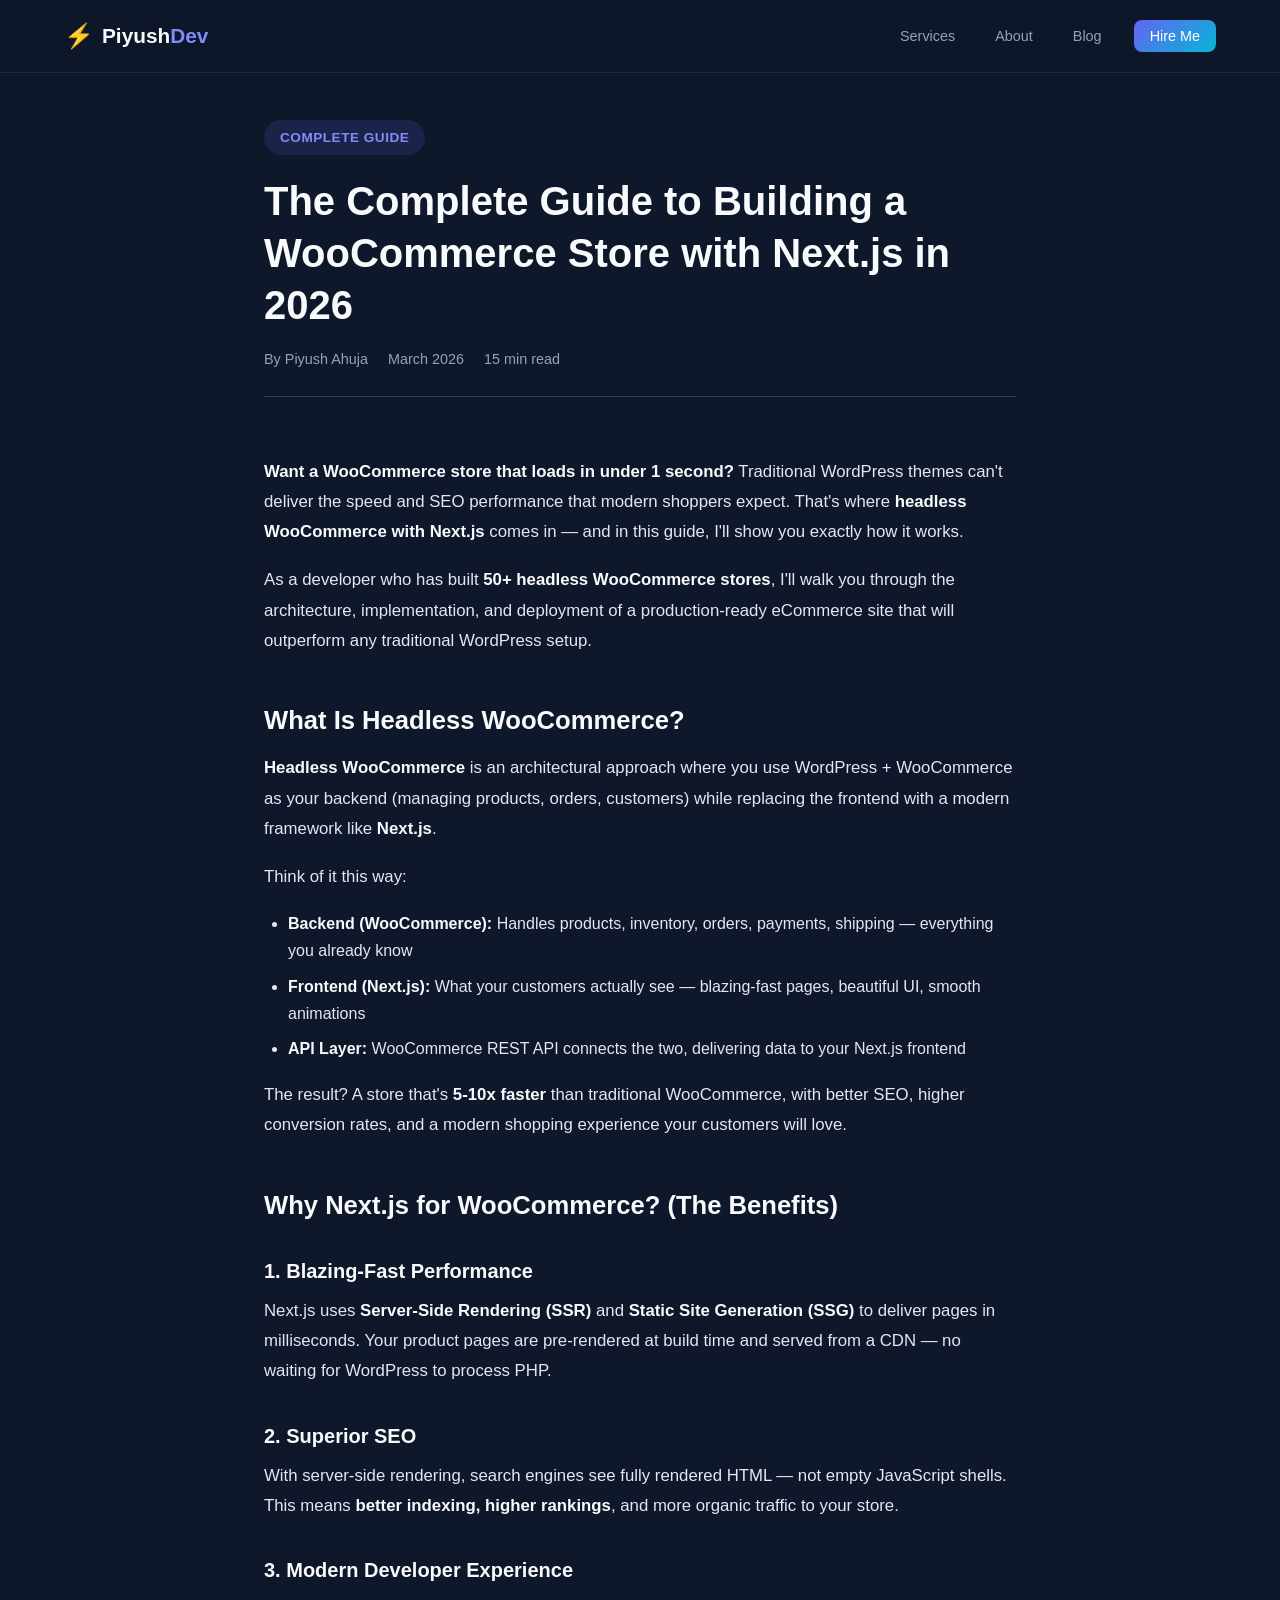
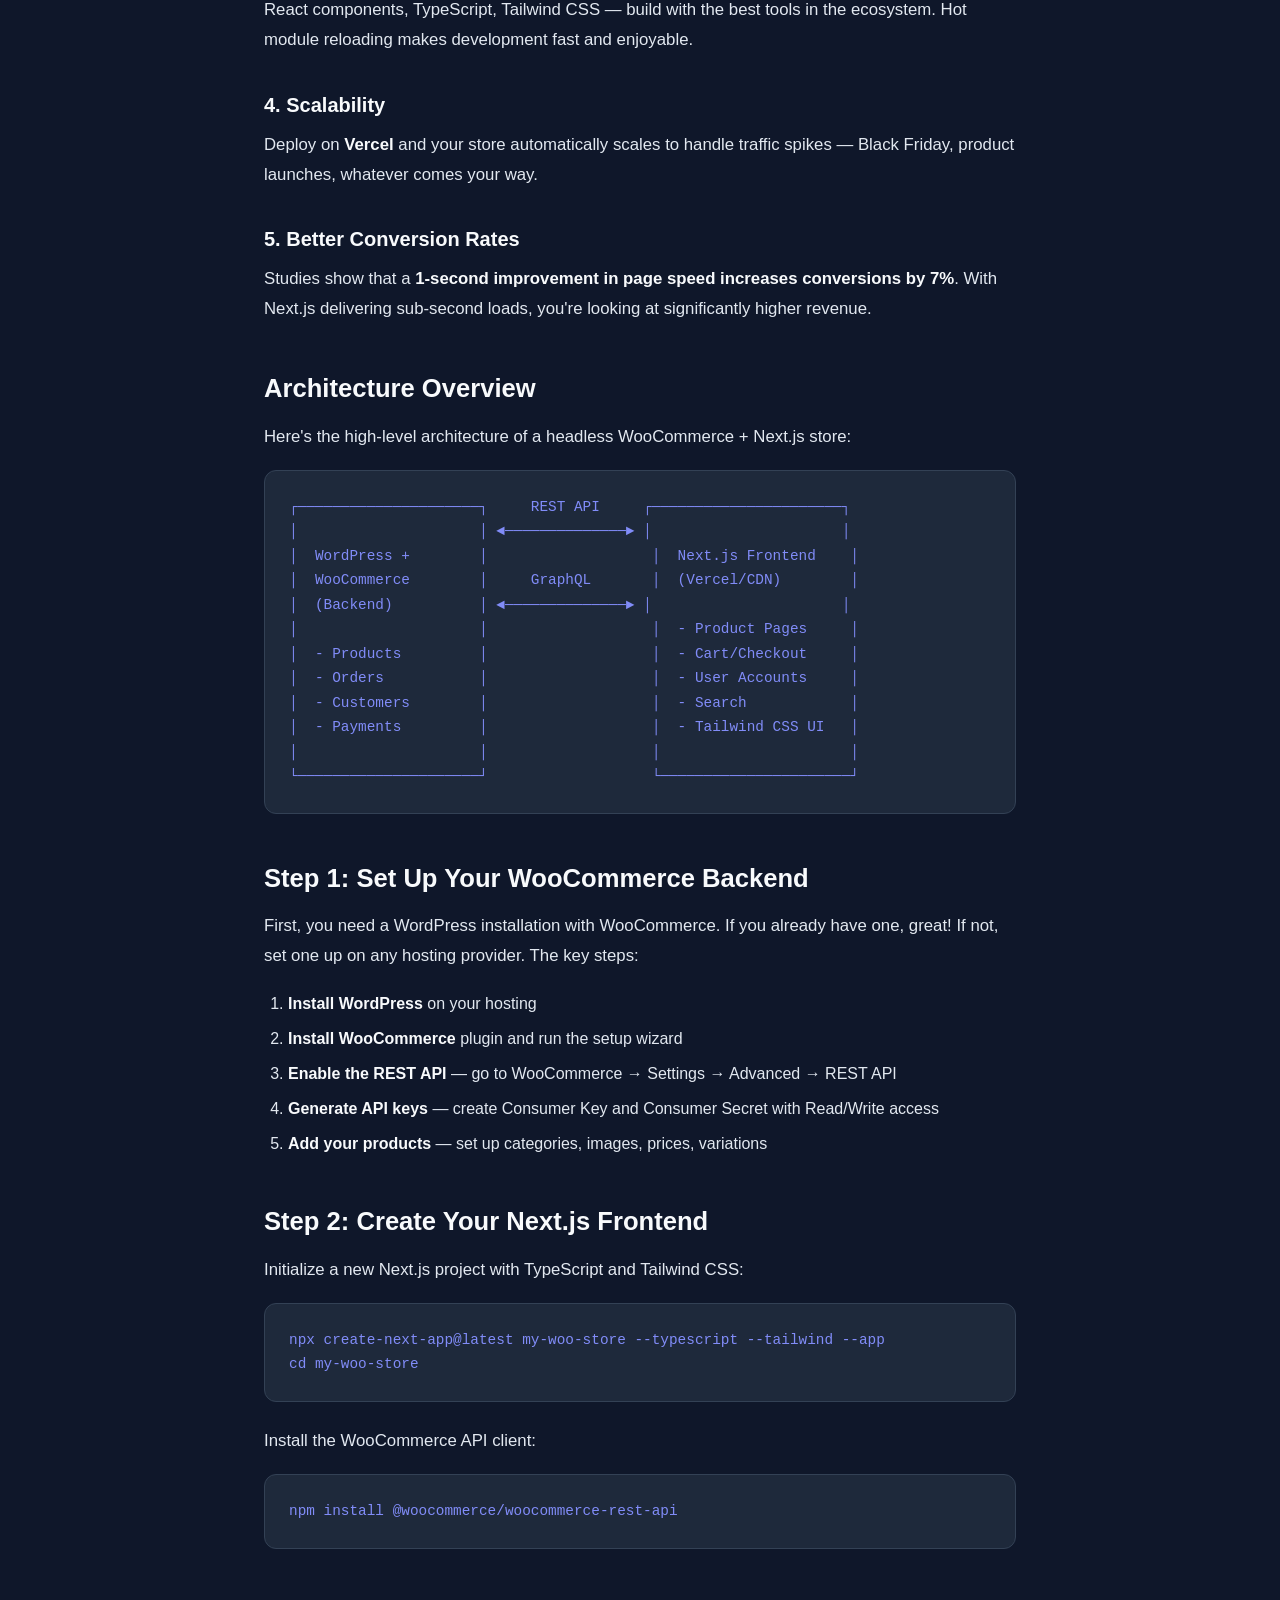
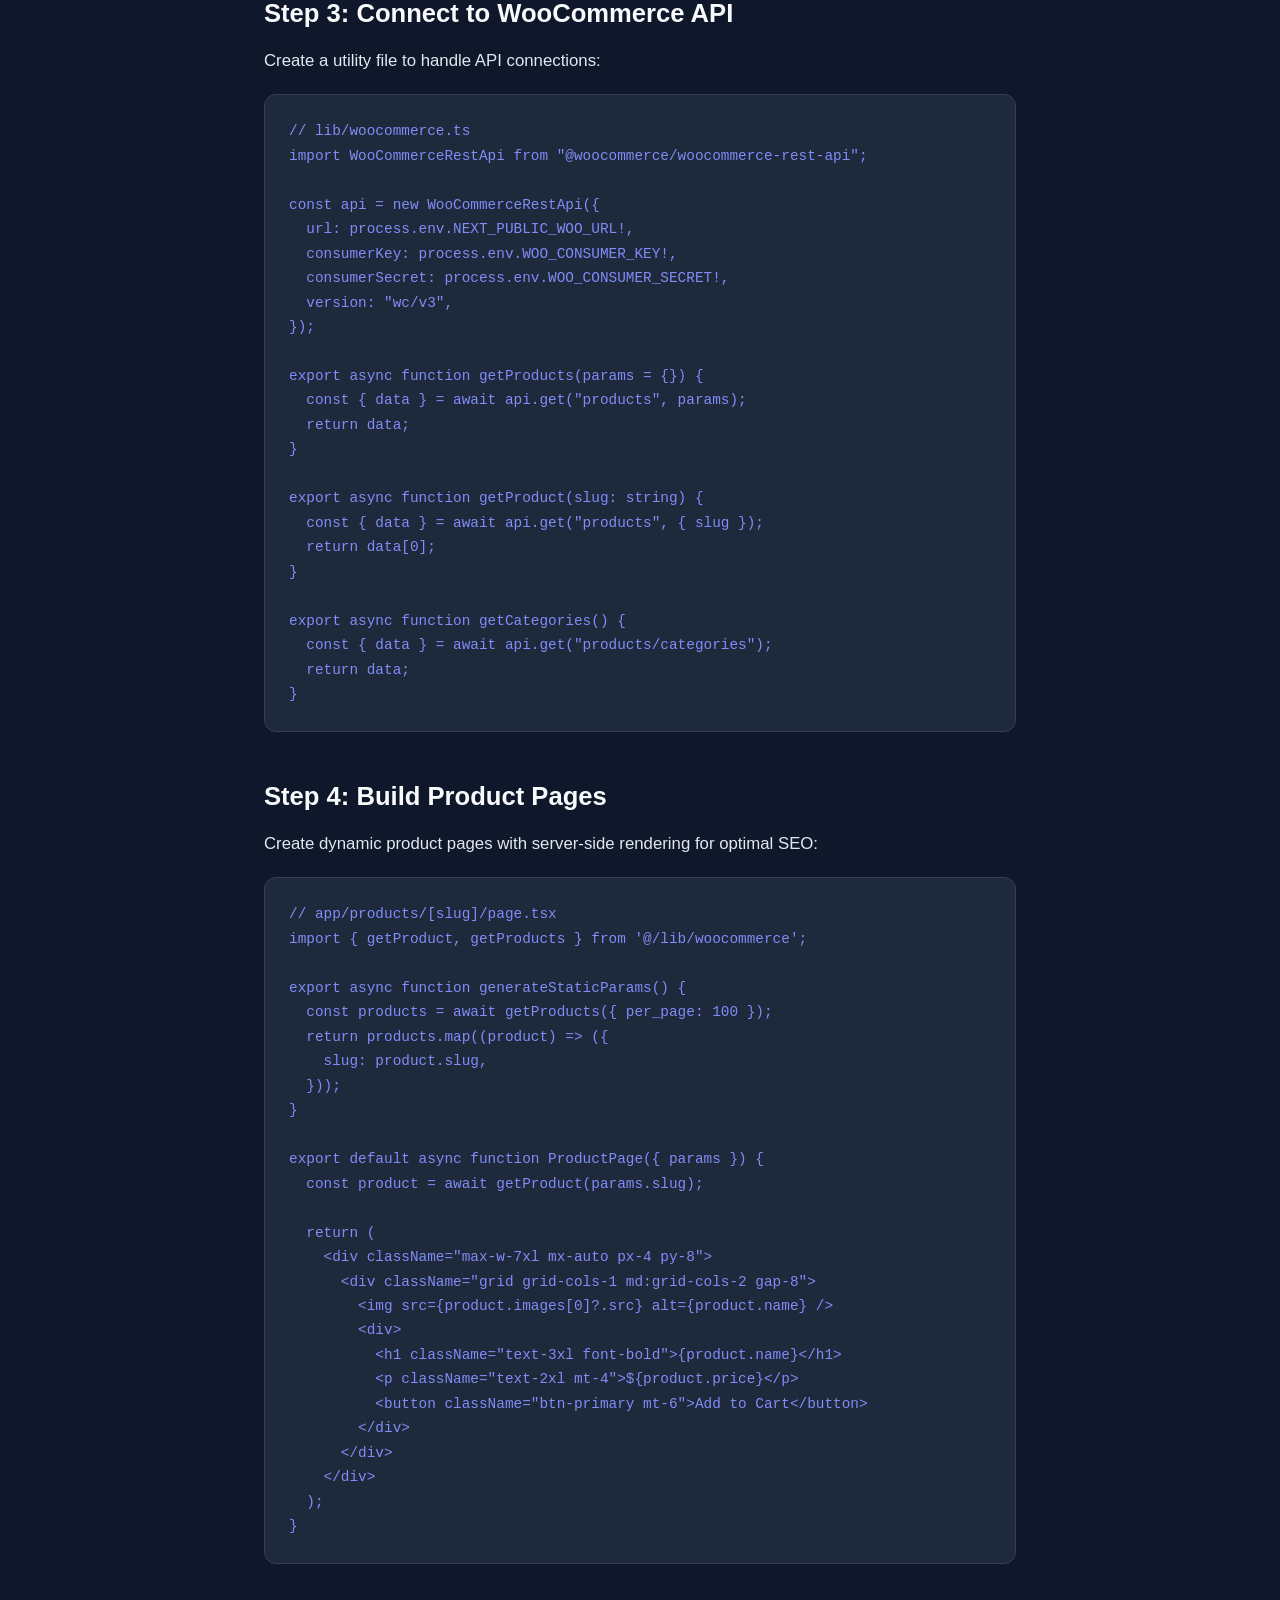
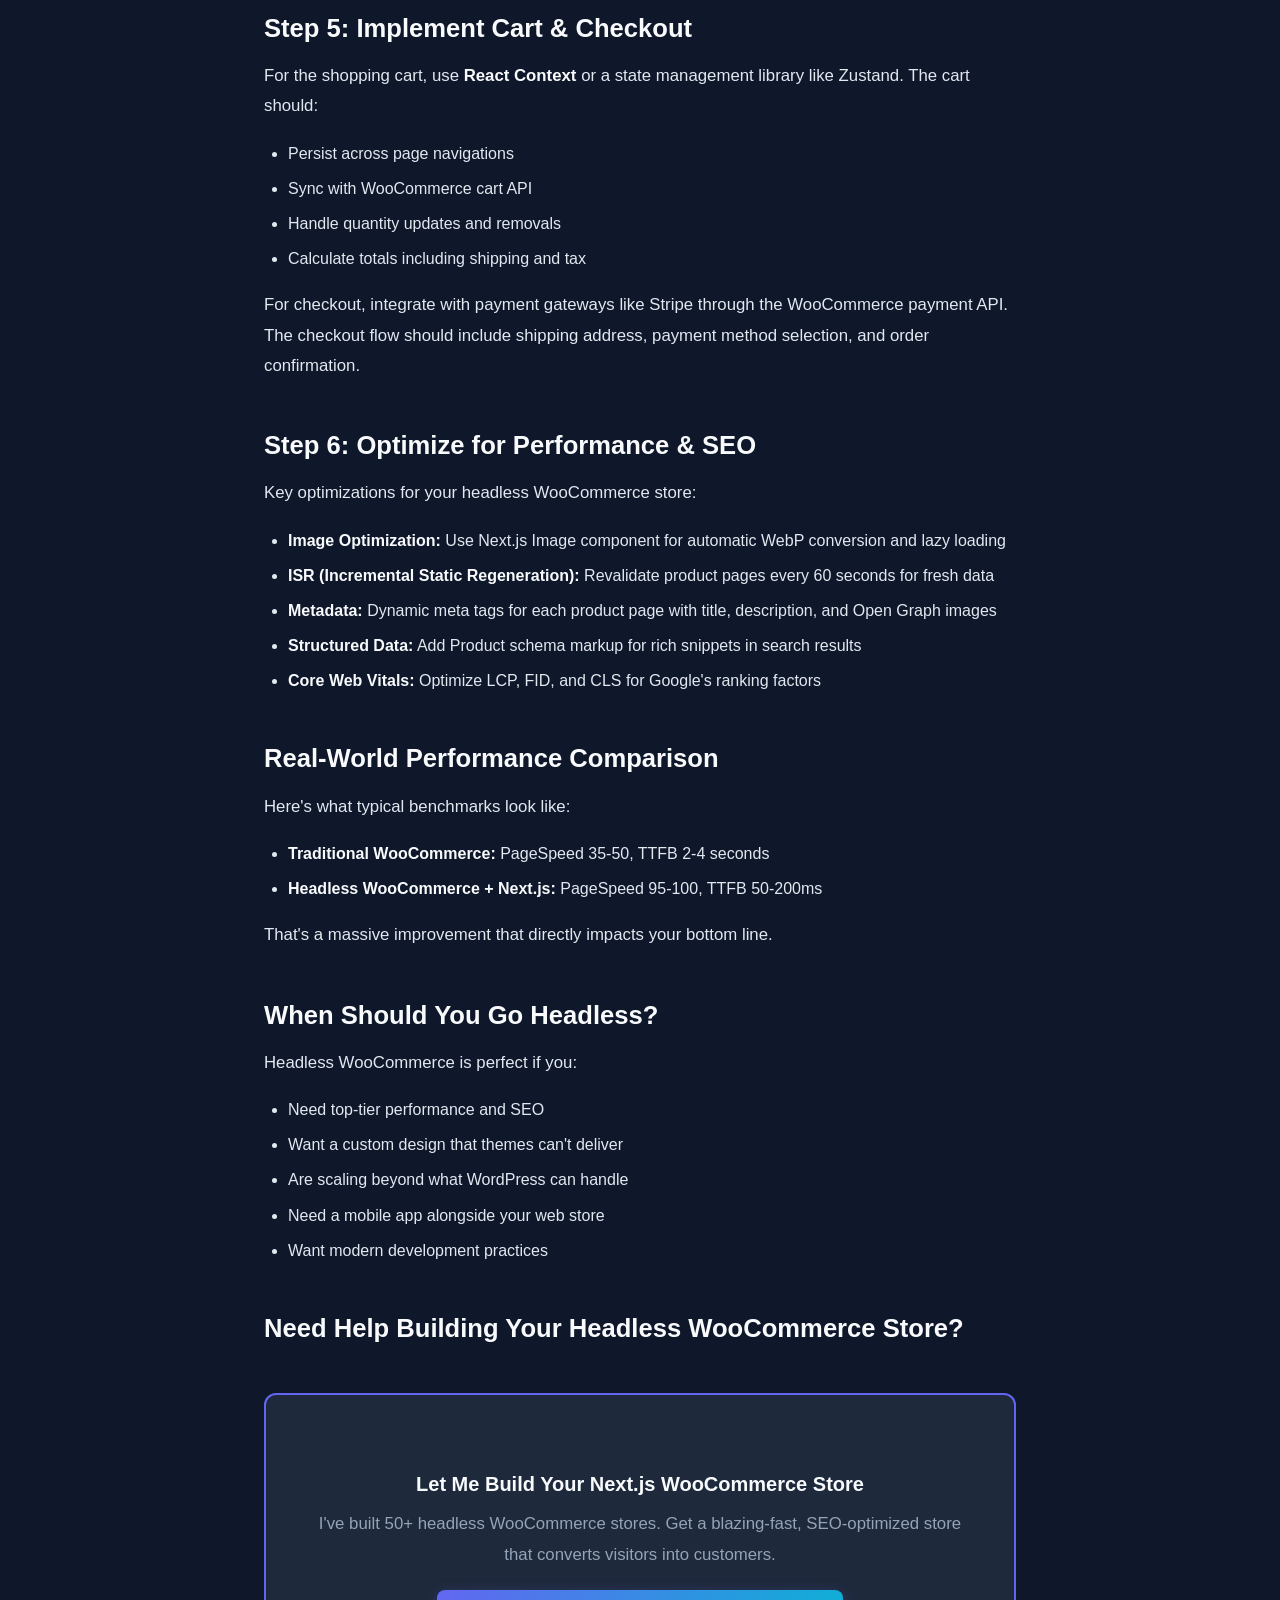
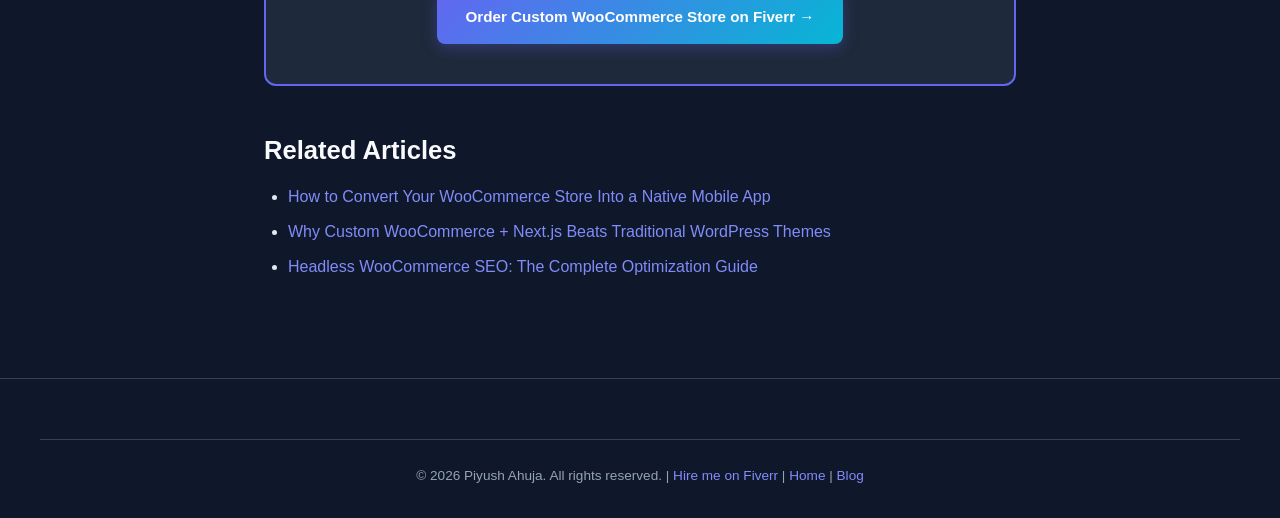
<file: blog/woocommerce-nextjs-ecommerce-guide.html>
<!DOCTYPE html>
<html lang="en">
<head>
    <meta charset="UTF-8">
    <meta name="viewport" content="width=device-width, initial-scale=1.0">
    <title>The Complete Guide to Building a WooCommerce Store with Next.js in 2026</title>
    <meta name="description" content="Learn how to build a blazing-fast headless WooCommerce store using Next.js 14, React Server Components, and Tailwind CSS. Step-by-step guide with architecture patterns, API integration, and deployment.">
    <meta name="keywords" content="woocommerce nextjs, headless woocommerce, nextjs ecommerce, woocommerce next.js tutorial, build woocommerce store nextjs, headless ecommerce 2026, woocommerce react, nextjs woocommerce store">
    <meta name="author" content="Piyush Ahuja">
    <meta name="robots" content="index, follow">
    <link rel="canonical" href="https://ahujapiyush.github.io/blog/woocommerce-nextjs-ecommerce-guide.html">

    <meta property="og:title" content="The Complete Guide to Building a WooCommerce Store with Next.js in 2026">
    <meta property="og:description" content="Learn how to build a blazing-fast headless WooCommerce store using Next.js, with architecture patterns and best practices.">
    <meta property="og:type" content="article">
    <meta property="og:url" content="https://ahujapiyush.github.io/blog/woocommerce-nextjs-ecommerce-guide.html">
    <meta property="article:published_time" content="2026-03-01">
    <meta property="article:author" content="Piyush Ahuja">

    <link rel="icon" type="image/svg+xml" href="data:image/svg+xml,<svg xmlns='http://www.w3.org/2000/svg' viewBox='0 0 100 100'><text y='.9em' font-size='90'>🚀</text></svg>">
    <link rel="stylesheet" href="../style.css">

    <script type="application/ld+json">
    {
        "@context": "https://schema.org",
        "@type": "Article",
        "headline": "The Complete Guide to Building a WooCommerce Store with Next.js in 2026",
        "description": "Learn how to build a blazing-fast headless WooCommerce store using Next.js 14 and Tailwind CSS.",
        "author": {
            "@type": "Person",
            "name": "Piyush Ahuja",
            "url": "https://ahujapiyush.github.io/"
        },
        "publisher": {
            "@type": "Person",
            "name": "Piyush Ahuja"
        },
        "datePublished": "2026-03-01",
        "dateModified": "2026-03-04",
        "url": "https://ahujapiyush.github.io/blog/woocommerce-nextjs-ecommerce-guide.html",
        "mainEntityOfPage": "https://ahujapiyush.github.io/blog/woocommerce-nextjs-ecommerce-guide.html"
    }
    </script>

    <script type="application/ld+json">
    {
        "@context": "https://schema.org",
        "@type": "BreadcrumbList",
        "itemListElement": [
            {"@type": "ListItem", "position": 1, "name": "Home", "item": "https://ahujapiyush.github.io/"},
            {"@type": "ListItem", "position": 2, "name": "Blog", "item": "https://ahujapiyush.github.io/blog/"},
            {"@type": "ListItem", "position": 3, "name": "WooCommerce + Next.js Guide", "item": "https://ahujapiyush.github.io/blog/woocommerce-nextjs-ecommerce-guide.html"}
        ]
    }
    </script>

    <script type="application/ld+json">
    {
        "@context": "https://schema.org",
        "@type": "HowTo",
        "name": "How to Build a WooCommerce Store with Next.js",
        "description": "Step-by-step guide to building a headless WooCommerce store with Next.js",
        "step": [
            {"@type": "HowToStep", "name": "Set Up WooCommerce Backend", "text": "Install WordPress and WooCommerce, configure REST API, and set up authentication."},
            {"@type": "HowToStep", "name": "Create Next.js Frontend", "text": "Initialize a Next.js 14 project with App Router and Tailwind CSS."},
            {"@type": "HowToStep", "name": "Connect WooCommerce API", "text": "Create API utility functions to fetch products, categories, and manage cart/checkout."},
            {"@type": "HowToStep", "name": "Build Product Pages", "text": "Create dynamic product listing and detail pages with SSR and ISR."},
            {"@type": "HowToStep", "name": "Implement Cart & Checkout", "text": "Build shopping cart with state management and secure checkout flow."},
            {"@type": "HowToStep", "name": "Deploy & Optimize", "text": "Deploy to Vercel, optimize images, and configure caching strategies."}
        ]
    }
    </script>
</head>
<body>
    <nav class="navbar" id="navbar">
        <div class="container nav-container">
            <a href="/" class="nav-logo"><span class="logo-icon">⚡</span><span class="logo-text">Piyush<span class="accent">Dev</span></span></a>
            <button class="nav-toggle" id="navToggle" aria-label="Toggle Menu"><span class="hamburger"></span></button>
            <ul class="nav-menu" id="navMenu">
                <li><a href="/#services" class="nav-link">Services</a></li>
                <li><a href="/#about" class="nav-link">About</a></li>
                <li><a href="/blog/" class="nav-link">Blog</a></li>
                <li><a href="https://www.fiverr.com/piyushahuja01/" class="nav-link cta-btn" target="_blank" rel="noopener">Hire Me</a></li>
            </ul>
        </div>
    </nav>

    <article>
        <header class="article-hero">
            <div class="container">
                <span class="section-tag">Complete Guide</span>
                <h1>The Complete Guide to Building a WooCommerce Store with Next.js in 2026</h1>
                <div class="article-meta">
                    <span>By Piyush Ahuja</span>
                    <span>March 2026</span>
                    <span>15 min read</span>
                </div>
            </div>
        </header>

        <div class="article-content">
            <p><strong>Want a WooCommerce store that loads in under 1 second?</strong> Traditional WordPress themes can't deliver the speed and SEO performance that modern shoppers expect. That's where <strong>headless WooCommerce with Next.js</strong> comes in — and in this guide, I'll show you exactly how it works.</p>

            <p>As a developer who has built <strong>50+ headless WooCommerce stores</strong>, I'll walk you through the architecture, implementation, and deployment of a production-ready eCommerce site that will outperform any traditional WordPress setup.</p>

            <h2>What Is Headless WooCommerce?</h2>

            <p><strong>Headless WooCommerce</strong> is an architectural approach where you use WordPress + WooCommerce as your backend (managing products, orders, customers) while replacing the frontend with a modern framework like <strong>Next.js</strong>.</p>

            <p>Think of it this way:</p>
            <ul>
                <li><strong>Backend (WooCommerce):</strong> Handles products, inventory, orders, payments, shipping — everything you already know</li>
                <li><strong>Frontend (Next.js):</strong> What your customers actually see — blazing-fast pages, beautiful UI, smooth animations</li>
                <li><strong>API Layer:</strong> WooCommerce REST API connects the two, delivering data to your Next.js frontend</li>
            </ul>

            <p>The result? A store that's <strong>5-10x faster</strong> than traditional WooCommerce, with better SEO, higher conversion rates, and a modern shopping experience your customers will love.</p>

            <h2>Why Next.js for WooCommerce? (The Benefits)</h2>

            <h3>1. Blazing-Fast Performance</h3>
            <p>Next.js uses <strong>Server-Side Rendering (SSR)</strong> and <strong>Static Site Generation (SSG)</strong> to deliver pages in milliseconds. Your product pages are pre-rendered at build time and served from a CDN — no waiting for WordPress to process PHP.</p>

            <h3>2. Superior SEO</h3>
            <p>With server-side rendering, search engines see fully rendered HTML — not empty JavaScript shells. This means <strong>better indexing, higher rankings</strong>, and more organic traffic to your store.</p>

            <h3>3. Modern Developer Experience</h3>
            <p>React components, TypeScript, Tailwind CSS — build with the best tools in the ecosystem. Hot module reloading makes development fast and enjoyable.</p>

            <h3>4. Scalability</h3>
            <p>Deploy on <strong>Vercel</strong> and your store automatically scales to handle traffic spikes — Black Friday, product launches, whatever comes your way.</p>

            <h3>5. Better Conversion Rates</h3>
            <p>Studies show that a <strong>1-second improvement in page speed increases conversions by 7%</strong>. With Next.js delivering sub-second loads, you're looking at significantly higher revenue.</p>

            <h2>Architecture Overview</h2>

            <p>Here's the high-level architecture of a headless WooCommerce + Next.js store:</p>

            <pre><code>┌─────────────────────┐     REST API     ┌──────────────────────┐
│                     │ ◄──────────────► │                      │
│  WordPress +        │                   │  Next.js Frontend    │
│  WooCommerce        │     GraphQL       │  (Vercel/CDN)        │
│  (Backend)          │ ◄──────────────► │                      │
│                     │                   │  - Product Pages     │
│  - Products         │                   │  - Cart/Checkout     │
│  - Orders           │                   │  - User Accounts     │
│  - Customers        │                   │  - Search            │
│  - Payments         │                   │  - Tailwind CSS UI   │
│                     │                   │                      │
└─────────────────────┘                   └──────────────────────┘</code></pre>

            <h2>Step 1: Set Up Your WooCommerce Backend</h2>

            <p>First, you need a WordPress installation with WooCommerce. If you already have one, great! If not, set one up on any hosting provider. The key steps:</p>

            <ol>
                <li><strong>Install WordPress</strong> on your hosting</li>
                <li><strong>Install WooCommerce</strong> plugin and run the setup wizard</li>
                <li><strong>Enable the REST API</strong> — go to WooCommerce → Settings → Advanced → REST API</li>
                <li><strong>Generate API keys</strong> — create Consumer Key and Consumer Secret with Read/Write access</li>
                <li><strong>Add your products</strong> — set up categories, images, prices, variations</li>
            </ol>

            <h2>Step 2: Create Your Next.js Frontend</h2>

            <p>Initialize a new Next.js project with TypeScript and Tailwind CSS:</p>

            <pre><code>npx create-next-app@latest my-woo-store --typescript --tailwind --app
cd my-woo-store</code></pre>

            <p>Install the WooCommerce API client:</p>

            <pre><code>npm install @woocommerce/woocommerce-rest-api</code></pre>

            <h2>Step 3: Connect to WooCommerce API</h2>

            <p>Create a utility file to handle API connections:</p>

            <pre><code>// lib/woocommerce.ts
import WooCommerceRestApi from "@woocommerce/woocommerce-rest-api";

const api = new WooCommerceRestApi({
  url: process.env.NEXT_PUBLIC_WOO_URL!,
  consumerKey: process.env.WOO_CONSUMER_KEY!,
  consumerSecret: process.env.WOO_CONSUMER_SECRET!,
  version: "wc/v3",
});

export async function getProducts(params = {}) {
  const { data } = await api.get("products", params);
  return data;
}

export async function getProduct(slug: string) {
  const { data } = await api.get("products", { slug });
  return data[0];
}

export async function getCategories() {
  const { data } = await api.get("products/categories");
  return data;
}</code></pre>

            <h2>Step 4: Build Product Pages</h2>

            <p>Create dynamic product pages with server-side rendering for optimal SEO:</p>

            <pre><code>// app/products/[slug]/page.tsx
import { getProduct, getProducts } from '@/lib/woocommerce';

export async function generateStaticParams() {
  const products = await getProducts({ per_page: 100 });
  return products.map((product) => ({
    slug: product.slug,
  }));
}

export default async function ProductPage({ params }) {
  const product = await getProduct(params.slug);

  return (
    &lt;div className="max-w-7xl mx-auto px-4 py-8"&gt;
      &lt;div className="grid grid-cols-1 md:grid-cols-2 gap-8"&gt;
        &lt;img src={product.images[0]?.src} alt={product.name} /&gt;
        &lt;div&gt;
          &lt;h1 className="text-3xl font-bold"&gt;{product.name}&lt;/h1&gt;
          &lt;p className="text-2xl mt-4"&gt;${product.price}&lt;/p&gt;
          &lt;button className="btn-primary mt-6"&gt;Add to Cart&lt;/button&gt;
        &lt;/div&gt;
      &lt;/div&gt;
    &lt;/div&gt;
  );
}</code></pre>

            <h2>Step 5: Implement Cart & Checkout</h2>

            <p>For the shopping cart, use <strong>React Context</strong> or a state management library like Zustand. The cart should:</p>

            <ul>
                <li>Persist across page navigations</li>
                <li>Sync with WooCommerce cart API</li>
                <li>Handle quantity updates and removals</li>
                <li>Calculate totals including shipping and tax</li>
            </ul>

            <p>For checkout, integrate with payment gateways like Stripe through the WooCommerce payment API. The checkout flow should include shipping address, payment method selection, and order confirmation.</p>

            <h2>Step 6: Optimize for Performance & SEO</h2>

            <p>Key optimizations for your headless WooCommerce store:</p>

            <ul>
                <li><strong>Image Optimization:</strong> Use Next.js Image component for automatic WebP conversion and lazy loading</li>
                <li><strong>ISR (Incremental Static Regeneration):</strong> Revalidate product pages every 60 seconds for fresh data</li>
                <li><strong>Metadata:</strong> Dynamic meta tags for each product page with title, description, and Open Graph images</li>
                <li><strong>Structured Data:</strong> Add Product schema markup for rich snippets in search results</li>
                <li><strong>Core Web Vitals:</strong> Optimize LCP, FID, and CLS for Google's ranking factors</li>
            </ul>

            <h2>Real-World Performance Comparison</h2>

            <p>Here's what typical benchmarks look like:</p>

            <ul>
                <li><strong>Traditional WooCommerce:</strong> PageSpeed 35-50, TTFB 2-4 seconds</li>
                <li><strong>Headless WooCommerce + Next.js:</strong> PageSpeed 95-100, TTFB 50-200ms</li>
            </ul>

            <p>That's a massive improvement that directly impacts your bottom line.</p>

            <h2>When Should You Go Headless?</h2>

            <p>Headless WooCommerce is perfect if you:</p>
            <ul>
                <li>Need top-tier performance and SEO</li>
                <li>Want a custom design that themes can't deliver</li>
                <li>Are scaling beyond what WordPress can handle</li>
                <li>Need a mobile app alongside your web store</li>
                <li>Want modern development practices</li>
            </ul>

            <h2>Need Help Building Your Headless WooCommerce Store?</h2>

            <div class="article-cta">
                <h3>Let Me Build Your Next.js WooCommerce Store</h3>
                <p>I've built 50+ headless WooCommerce stores. Get a blazing-fast, SEO-optimized store that converts visitors into customers.</p>
                <a href="https://www.fiverr.com/piyushahuja01/build-a-custom-woocommerce-store-with-next-js-tailwind-css-and-mobile-app" class="btn btn-primary" target="_blank" rel="noopener">Order Custom WooCommerce Store on Fiverr →</a>
            </div>

            <h2>Related Articles</h2>
            <ul>
                <li><a href="convert-woocommerce-to-mobile-app.html">How to Convert Your WooCommerce Store Into a Native Mobile App</a></li>
                <li><a href="why-custom-woocommerce-nextjs-over-themes.html">Why Custom WooCommerce + Next.js Beats Traditional WordPress Themes</a></li>
                <li><a href="headless-woocommerce-seo-guide.html">Headless WooCommerce SEO: The Complete Optimization Guide</a></li>
            </ul>
        </div>
    </article>

    <footer class="footer">
        <div class="container footer-bottom">
            <p>© 2026 Piyush Ahuja. All rights reserved. | <a href="https://www.fiverr.com/piyushahuja01/" target="_blank" rel="noopener">Hire me on Fiverr</a> | <a href="/">Home</a> | <a href="/blog/">Blog</a></p>
        </div>
    </footer>

    <script src="../script.js" defer></script>
</body>
</html>
</file>
<file: style.css>
/* ===================================
   PIYUSH AHUJA - PORTFOLIO & SEO SITE
   Optimized for Performance & SEO
   =================================== */

/* CSS Variables */
:root {
    --primary: #6366f1;
    --primary-dark: #4f46e5;
    --primary-light: #818cf8;
    --accent: #06b6d4;
    --accent-dark: #0891b2;
    --bg: #0f172a;
    --bg-light: #1e293b;
    --bg-card: #1e293b;
    --text: #e2e8f0;
    --text-muted: #94a3b8;
    --text-bright: #f8fafc;
    --border: #334155;
    --success: #22c55e;
    --gradient: linear-gradient(135deg, #6366f1, #06b6d4);
    --gradient-text: linear-gradient(135deg, #818cf8, #22d3ee);
    --shadow: 0 4px 6px -1px rgba(0,0,0,.3), 0 2px 4px -2px rgba(0,0,0,.2);
    --shadow-lg: 0 10px 15px -3px rgba(0,0,0,.4), 0 4px 6px -4px rgba(0,0,0,.3);
    --radius: 12px;
    --radius-sm: 8px;
    --transition: .3s cubic-bezier(.4,0,.2,1);
    --max-width: 1200px;
}

/* Reset */
*, *::before, *::after {
    margin: 0;
    padding: 0;
    box-sizing: border-box;
}

html {
    scroll-behavior: smooth;
    scroll-padding-top: 80px;
}

body {
    font-family: -apple-system, BlinkMacSystemFont, 'Segoe UI', Roboto, 'Helvetica Neue', Arial, sans-serif;
    background: var(--bg);
    color: var(--text);
    line-height: 1.7;
    -webkit-font-smoothing: antialiased;
    -moz-osx-font-smoothing: grayscale;
    overflow-x: hidden;
}

img {
    max-width: 100%;
    height: auto;
    display: block;
}

a {
    color: var(--primary-light);
    text-decoration: none;
    transition: color var(--transition);
}

a:hover {
    color: var(--accent);
}

/* Container */
.container {
    max-width: var(--max-width);
    margin: 0 auto;
    padding: 0 24px;
}

/* Headings */
h1, h2, h3, h4 {
    color: var(--text-bright);
    line-height: 1.3;
}

h1 { font-size: clamp(2rem, 5vw, 3.5rem); font-weight: 800; }
h2 { font-size: clamp(1.75rem, 3.5vw, 2.5rem); font-weight: 700; }
h3 { font-size: clamp(1.1rem, 2vw, 1.35rem); font-weight: 600; }

/* Section styling */
section {
    padding: 80px 0;
}

.section-header {
    text-align: center;
    max-width: 700px;
    margin: 0 auto 60px;
}

.section-tag {
    display: inline-block;
    padding: 6px 16px;
    background: rgba(99, 102, 241, .15);
    color: var(--primary-light);
    border-radius: 50px;
    font-size: .85rem;
    font-weight: 600;
    letter-spacing: .5px;
    margin-bottom: 16px;
    text-transform: uppercase;
}

.section-header p {
    color: var(--text-muted);
    font-size: 1.1rem;
    margin-top: 12px;
}

/* Buttons */
.btn {
    display: inline-flex;
    align-items: center;
    gap: 8px;
    padding: 14px 28px;
    border-radius: var(--radius-sm);
    font-weight: 600;
    font-size: .95rem;
    text-decoration: none;
    transition: all var(--transition);
    cursor: pointer;
    border: none;
    white-space: nowrap;
}

.btn-primary {
    background: var(--gradient);
    color: white;
    box-shadow: 0 4px 15px rgba(99, 102, 241, .3);
}

.btn-primary:hover {
    transform: translateY(-2px);
    box-shadow: 0 8px 25px rgba(99, 102, 241, .4);
    color: white;
}

.btn-outline {
    background: transparent;
    color: var(--text-bright);
    border: 2px solid var(--border);
}

.btn-outline:hover {
    border-color: var(--primary);
    color: var(--primary-light);
    background: rgba(99, 102, 241, .05);
}

.btn-large {
    padding: 18px 36px;
    font-size: 1.05rem;
}

/* ========== NAVBAR ========== */
.navbar {
    position: fixed;
    top: 0;
    left: 0;
    right: 0;
    z-index: 1000;
    background: rgba(15, 23, 42, .85);
    backdrop-filter: blur(20px);
    -webkit-backdrop-filter: blur(20px);
    border-bottom: 1px solid rgba(51, 65, 85, .5);
    transition: all var(--transition);
}

.navbar.scrolled {
    background: rgba(15, 23, 42, .95);
    box-shadow: var(--shadow-lg);
}

.nav-container {
    display: flex;
    align-items: center;
    justify-content: space-between;
    height: 72px;
}

.nav-logo {
    display: flex;
    align-items: center;
    gap: 8px;
    font-size: 1.3rem;
    font-weight: 800;
    color: var(--text-bright);
}

.nav-logo:hover { color: var(--text-bright); }

.logo-icon {
    font-size: 1.5rem;
}

.accent {
    color: var(--primary-light);
}

.nav-menu {
    display: flex;
    align-items: center;
    gap: 8px;
    list-style: none;
}

.nav-link {
    padding: 8px 16px;
    color: var(--text-muted);
    font-size: .9rem;
    font-weight: 500;
    border-radius: var(--radius-sm);
    transition: all var(--transition);
}

.nav-link:hover {
    color: var(--text-bright);
    background: rgba(255,255,255,.05);
}

.nav-link.cta-btn {
    background: var(--gradient);
    color: white;
    margin-left: 8px;
}

.nav-link.cta-btn:hover {
    color: white;
    transform: translateY(-1px);
}

/* Hamburger */
.nav-toggle {
    display: none;
    background: none;
    border: none;
    cursor: pointer;
    padding: 8px;
}

.hamburger {
    display: block;
    width: 24px;
    height: 2px;
    background: var(--text-bright);
    position: relative;
    transition: all var(--transition);
}

.hamburger::before,
.hamburger::after {
    content: '';
    position: absolute;
    width: 24px;
    height: 2px;
    background: var(--text-bright);
    transition: all var(--transition);
}

.hamburger::before { top: -7px; }
.hamburger::after { top: 7px; }

/* ========== HERO ========== */
.hero {
    padding-top: 120px;
    padding-bottom: 80px;
    min-height: 100vh;
    display: flex;
    align-items: center;
    position: relative;
    overflow: hidden;
}

.hero::before {
    content: '';
    position: absolute;
    top: -50%;
    left: -20%;
    width: 60%;
    height: 120%;
    background: radial-gradient(circle, rgba(99, 102, 241, .08) 0%, transparent 70%);
    pointer-events: none;
}

.hero::after {
    content: '';
    position: absolute;
    bottom: -30%;
    right: -20%;
    width: 50%;
    height: 100%;
    background: radial-gradient(circle, rgba(6, 182, 212, .06) 0%, transparent 70%);
    pointer-events: none;
}

.hero-container {
    display: grid;
    grid-template-columns: 1fr 1fr;
    gap: 60px;
    align-items: center;
    position: relative;
    z-index: 1;
}

.hero-badge {
    display: inline-flex;
    align-items: center;
    gap: 8px;
    padding: 8px 20px;
    background: rgba(34, 197, 94, .1);
    color: var(--success);
    border: 1px solid rgba(34, 197, 94, .2);
    border-radius: 50px;
    font-size: .85rem;
    font-weight: 600;
    margin-bottom: 24px;
    animation: pulse-badge 2s ease-in-out infinite;
}

@keyframes pulse-badge {
    0%, 100% { opacity: 1; }
    50% { opacity: .7; }
}

.hero-badge::before {
    content: '';
    width: 8px;
    height: 8px;
    background: var(--success);
    border-radius: 50%;
    animation: pulse-dot 1.5s ease-in-out infinite;
}

@keyframes pulse-dot {
    0%, 100% { transform: scale(1); }
    50% { transform: scale(1.3); }
}

.hero h1 {
    margin-bottom: 20px;
}

.gradient-text {
    background: var(--gradient-text);
    -webkit-background-clip: text;
    -webkit-text-fill-color: transparent;
    background-clip: text;
}

.hero-subtitle {
    font-size: 1.15rem;
    color: var(--text-muted);
    margin-bottom: 32px;
    max-width: 540px;
}

.hero-stats {
    display: flex;
    gap: 40px;
    margin-bottom: 36px;
}

.stat {
    display: flex;
    flex-direction: column;
}

.stat-number {
    font-size: 1.75rem;
    font-weight: 800;
    color: var(--text-bright);
}

.stat-label {
    font-size: .85rem;
    color: var(--text-muted);
}

.hero-cta {
    display: flex;
    gap: 16px;
    flex-wrap: wrap;
}

/* Code Window */
.hero-visual {
    position: relative;
}

.code-window {
    background: var(--bg-light);
    border: 1px solid var(--border);
    border-radius: var(--radius);
    overflow: hidden;
    box-shadow: var(--shadow-lg);
}

.code-header {
    display: flex;
    align-items: center;
    gap: 8px;
    padding: 14px 18px;
    background: rgba(0,0,0,.2);
    border-bottom: 1px solid var(--border);
}

.dot {
    width: 12px;
    height: 12px;
    border-radius: 50%;
}

.dot.red { background: #ef4444; }
.dot.yellow { background: #eab308; }
.dot.green { background: #22c55e; }

.code-title {
    margin-left: auto;
    font-size: .8rem;
    color: var(--text-muted);
    font-family: 'SF Mono', 'Fira Code', monospace;
}

.code-body {
    padding: 20px;
    font-family: 'SF Mono', 'Fira Code', 'Cascadia Code', monospace;
    font-size: .85rem;
    line-height: 1.8;
    overflow-x: auto;
}

.code-body code {
    font-family: inherit;
}

.code-keyword { color: #c084fc; }
.code-string { color: #34d399; }
.code-func { color: #60a5fa; }
.code-tag { color: #f472b6; }
.code-attr { color: #fbbf24; }

/* Floating Badges */
.floating-badge {
    position: absolute;
    padding: 8px 18px;
    background: var(--bg-card);
    border: 1px solid var(--border);
    border-radius: 50px;
    font-size: .8rem;
    font-weight: 600;
    color: var(--text-bright);
    box-shadow: var(--shadow);
    animation: float 4s ease-in-out infinite;
}

.badge-1 { top: -10px; right: 20px; animation-delay: 0s; }
.badge-2 { bottom: -10px; left: -10px; animation-delay: 1.3s; }
.badge-3 { bottom: 40px; right: -15px; animation-delay: 2.6s; }

@keyframes float {
    0%, 100% { transform: translateY(0); }
    50% { transform: translateY(-10px); }
}

/* ========== WORLDWIDE TRUST BAR ========== */
.worldwide-bar {
    background: linear-gradient(135deg, rgba(99,102,241,.15), rgba(6,182,212,.15));
    border-top: 1px solid var(--border);
    border-bottom: 1px solid var(--border);
    padding: 32px 0;
    text-align: center;
}

.worldwide-title {
    font-size: 1.15rem;
    font-weight: 700;
    color: var(--text-bright);
    margin-bottom: 16px;
    letter-spacing: .5px;
}

.country-flags {
    display: flex;
    flex-wrap: wrap;
    justify-content: center;
    gap: 12px 20px;
    margin-bottom: 16px;
}

.country-flag {
    font-size: .95rem;
    color: var(--text);
    background: var(--bg-card);
    padding: 6px 14px;
    border-radius: 20px;
    border: 1px solid var(--border);
    transition: var(--transition);
    white-space: nowrap;
}

.country-flag:hover {
    border-color: var(--primary);
    background: rgba(99,102,241,.1);
    transform: translateY(-2px);
}

.worldwide-subtitle {
    font-size: .9rem;
    color: var(--text-muted);
    margin: 0;
}

/* ========== SERVICES ========== */
.services {
    background: var(--bg-light);
}

.services-grid {
    display: grid;
    grid-template-columns: repeat(auto-fit, minmax(340px, 1fr));
    gap: 28px;
}

.service-card {
    background: var(--bg);
    border: 1px solid var(--border);
    border-radius: var(--radius);
    padding: 36px;
    transition: all var(--transition);
}

.service-card:hover {
    border-color: var(--primary);
    transform: translateY(-4px);
    box-shadow: 0 20px 40px rgba(0,0,0,.3);
}

.service-card.featured {
    border-color: rgba(99, 102, 241, .3);
}

.service-icon {
    font-size: 2.5rem;
    margin-bottom: 20px;
}

.service-card h3 {
    margin-bottom: 12px;
    font-size: 1.2rem;
}

.service-card p {
    color: var(--text-muted);
    margin-bottom: 20px;
    font-size: .95rem;
}

.service-features {
    list-style: none;
    margin-bottom: 24px;
}

.service-features li {
    padding: 6px 0;
    font-size: .9rem;
    color: var(--text);
}

/* ========== TECH STACK ========== */
.tech-grid {
    display: grid;
    grid-template-columns: repeat(auto-fill, minmax(130px, 1fr));
    gap: 16px;
}

.tech-item {
    display: flex;
    flex-direction: column;
    align-items: center;
    gap: 10px;
    padding: 24px 16px;
    background: var(--bg-light);
    border: 1px solid var(--border);
    border-radius: var(--radius);
    font-size: .9rem;
    font-weight: 500;
    transition: all var(--transition);
}

.tech-item:hover {
    border-color: var(--primary);
    transform: translateY(-3px);
}

.tech-logo {
    font-size: 2rem;
}

/* ========== PORTFOLIO/RESULTS ========== */
.portfolio {
    background: var(--bg-light);
}

.results-grid {
    display: grid;
    grid-template-columns: repeat(auto-fit, minmax(250px, 1fr));
    gap: 24px;
}

.result-card {
    background: var(--bg);
    border: 1px solid var(--border);
    border-radius: var(--radius);
    padding: 36px;
    text-align: center;
    transition: all var(--transition);
}

.result-card:hover {
    border-color: var(--primary);
    transform: translateY(-3px);
}

.result-metric {
    font-size: 3rem;
    font-weight: 800;
    background: var(--gradient-text);
    -webkit-background-clip: text;
    -webkit-text-fill-color: transparent;
    background-clip: text;
    margin-bottom: 12px;
}

.result-card h3 {
    margin-bottom: 8px;
    font-size: 1.1rem;
}

.result-card p {
    color: var(--text-muted);
    font-size: .9rem;
}

/* ========== ABOUT ========== */
.about-container {
    display: grid;
    grid-template-columns: 1.3fr 1fr;
    gap: 60px;
    align-items: center;
}

.about-content .section-tag {
    margin-bottom: 16px;
}

.about-content h2 {
    margin-bottom: 20px;
}

.about-content p {
    color: var(--text-muted);
    margin-bottom: 16px;
    font-size: 1rem;
}

.about-highlights {
    display: flex;
    gap: 32px;
    margin-top: 28px;
    padding-top: 28px;
    border-top: 1px solid var(--border);
}

.highlight {
    display: flex;
    flex-direction: column;
    gap: 4px;
}

.highlight strong {
    color: var(--text-bright);
    font-size: 1.25rem;
}

.highlight span {
    color: var(--text-muted);
    font-size: .85rem;
}

.about-card {
    background: var(--bg-light);
    border: 1px solid var(--border);
    border-radius: var(--radius);
    padding: 40px;
    text-align: center;
}

.about-avatar {
    font-size: 4rem;
    margin-bottom: 16px;
}

.about-card h3 {
    margin-bottom: 4px;
}

.about-role {
    color: var(--primary-light);
    font-size: .9rem;
    margin-bottom: 20px;
}

.about-tags {
    display: flex;
    flex-wrap: wrap;
    justify-content: center;
    gap: 8px;
    margin-bottom: 24px;
}

.tag {
    padding: 5px 14px;
    background: rgba(99, 102, 241, .1);
    color: var(--primary-light);
    border-radius: 50px;
    font-size: .8rem;
    font-weight: 500;
}

/* ========== PROCESS ========== */
.process {
    background: var(--bg-light);
}

.process-steps {
    display: grid;
    grid-template-columns: repeat(auto-fit, minmax(250px, 1fr));
    gap: 28px;
}

.step {
    background: var(--bg);
    border: 1px solid var(--border);
    border-radius: var(--radius);
    padding: 36px;
    position: relative;
    transition: all var(--transition);
}

.step:hover {
    border-color: var(--primary);
    transform: translateY(-3px);
}

.step-number {
    font-size: 3rem;
    font-weight: 800;
    color: rgba(99, 102, 241, .2);
    margin-bottom: 12px;
}

.step h3 {
    margin-bottom: 10px;
}

.step p {
    color: var(--text-muted);
    font-size: .9rem;
}

/* ========== TESTIMONIALS ========== */
.testimonials-grid {
    display: grid;
    grid-template-columns: repeat(auto-fit, minmax(300px, 1fr));
    gap: 24px;
}

.testimonial-card {
    background: var(--bg-light);
    border: 1px solid var(--border);
    border-radius: var(--radius);
    padding: 32px;
    transition: all var(--transition);
}

.testimonial-card:hover {
    border-color: var(--primary);
}

.stars {
    color: #fbbf24;
    font-size: 1.2rem;
    margin-bottom: 16px;
}

.testimonial-card p {
    color: var(--text);
    font-style: italic;
    margin-bottom: 20px;
    font-size: .95rem;
}

.testimonial-author strong {
    display: block;
    color: var(--text-bright);
    font-size: .9rem;
}

.testimonial-author span {
    color: var(--text-muted);
    font-size: .8rem;
}

/* ========== FAQ ========== */
.faq {
    background: var(--bg-light);
}

.faq-list {
    max-width: 800px;
    margin: 0 auto;
}

.faq-item {
    border: 1px solid var(--border);
    border-radius: var(--radius);
    margin-bottom: 12px;
    overflow: hidden;
    transition: all var(--transition);
}

.faq-item:hover {
    border-color: var(--primary);
}

.faq-item summary {
    padding: 20px 24px;
    cursor: pointer;
    list-style: none;
    display: flex;
    align-items: center;
    justify-content: space-between;
}

.faq-item summary::-webkit-details-marker {
    display: none;
}

.faq-item summary::after {
    content: '+';
    font-size: 1.5rem;
    color: var(--primary-light);
    font-weight: 300;
    transition: transform var(--transition);
    flex-shrink: 0;
    margin-left: 16px;
}

.faq-item[open] summary::after {
    transform: rotate(45deg);
}

.faq-item summary h3 {
    font-size: 1rem;
    font-weight: 600;
}

.faq-item p {
    padding: 0 24px 20px;
    color: var(--text-muted);
    font-size: .95rem;
}

/* ========== BLOG PREVIEW ========== */
.blog-grid {
    display: grid;
    grid-template-columns: repeat(auto-fit, minmax(320px, 1fr));
    gap: 24px;
}

.blog-card {
    background: var(--bg-light);
    border: 1px solid var(--border);
    border-radius: var(--radius);
    padding: 32px;
    transition: all var(--transition);
}

.blog-card:hover {
    border-color: var(--primary);
    transform: translateY(-3px);
}

.blog-category {
    display: inline-block;
    padding: 4px 12px;
    background: rgba(99, 102, 241, .1);
    color: var(--primary-light);
    border-radius: 50px;
    font-size: .75rem;
    font-weight: 600;
    text-transform: uppercase;
    margin-bottom: 16px;
}

.blog-card h3 {
    margin-bottom: 12px;
    font-size: 1.15rem;
}

.blog-card h3 a {
    color: var(--text-bright);
}

.blog-card h3 a:hover {
    color: var(--primary-light);
}

.blog-card p {
    color: var(--text-muted);
    font-size: .9rem;
    margin-bottom: 16px;
}

.blog-meta {
    color: var(--text-muted);
    font-size: .8rem;
}

.blog-cta {
    text-align: center;
    margin-top: 40px;
}

/* ========== CTA SECTION ========== */
.cta-section {
    background: var(--bg-light);
    text-align: center;
    padding: 100px 0;
    position: relative;
    overflow: hidden;
}

.cta-section::before {
    content: '';
    position: absolute;
    top: 0;
    left: 0;
    right: 0;
    bottom: 0;
    background: radial-gradient(circle at center, rgba(99, 102, 241, .1) 0%, transparent 70%);
    pointer-events: none;
}

.cta-content {
    position: relative;
    z-index: 1;
    max-width: 700px;
    margin: 0 auto;
}

.cta-content h2 {
    margin-bottom: 16px;
}

.cta-content p {
    color: var(--text-muted);
    font-size: 1.1rem;
    margin-bottom: 36px;
}

.cta-buttons {
    display: flex;
    flex-wrap: wrap;
    gap: 16px;
    justify-content: center;
}

/* ========== FOOTER ========== */
.footer {
    background: var(--bg);
    border-top: 1px solid var(--border);
    padding: 60px 0 30px;
}

.footer-grid {
    display: grid;
    grid-template-columns: 1.5fr 1fr 1fr 1fr;
    gap: 40px;
    margin-bottom: 40px;
}

.footer-brand p {
    color: var(--text-muted);
    font-size: .9rem;
    margin-top: 12px;
    max-width: 280px;
}

.footer-links h4 {
    color: var(--text-bright);
    font-size: .95rem;
    margin-bottom: 16px;
}

.footer-links ul {
    list-style: none;
}

.footer-links li {
    margin-bottom: 8px;
}

.footer-links a {
    color: var(--text-muted);
    font-size: .9rem;
}

.footer-links a:hover {
    color: var(--primary-light);
}

.footer-bottom {
    padding-top: 24px;
    border-top: 1px solid var(--border);
    text-align: center;
}

.footer-bottom p {
    color: var(--text-muted);
    font-size: .85rem;
}

/* ========== BLOG PAGE STYLES ========== */
.blog-hero {
    padding-top: 120px;
    padding-bottom: 40px;
    text-align: center;
}

.blog-hero h1 {
    margin-bottom: 12px;
}

.blog-hero p {
    color: var(--text-muted);
    font-size: 1.1rem;
}

.blog-listing {
    padding: 40px 0 80px;
}

.blog-listing .blog-grid {
    grid-template-columns: repeat(auto-fit, minmax(320px, 1fr));
}

/* Article Page */
.article-hero {
    padding-top: 120px;
    padding-bottom: 20px;
    max-width: 800px;
    margin: 0 auto;
}

.article-hero .section-tag {
    margin-bottom: 20px;
}

.article-hero h1 {
    font-size: clamp(1.75rem, 4vw, 2.5rem);
    margin-bottom: 16px;
}

.article-meta {
    display: flex;
    align-items: center;
    gap: 20px;
    color: var(--text-muted);
    font-size: .9rem;
    padding-bottom: 24px;
    border-bottom: 1px solid var(--border);
}

.article-content {
    max-width: 800px;
    margin: 0 auto;
    padding: 40px 24px 80px;
}

.article-content h2 {
    margin-top: 48px;
    margin-bottom: 16px;
    font-size: 1.6rem;
}

.article-content h3 {
    margin-top: 36px;
    margin-bottom: 12px;
    font-size: 1.25rem;
}

.article-content p {
    margin-bottom: 18px;
    color: var(--text);
    font-size: 1.05rem;
    line-height: 1.8;
}

.article-content ul, .article-content ol {
    margin-bottom: 18px;
    padding-left: 24px;
}

.article-content li {
    margin-bottom: 8px;
    color: var(--text);
    font-size: 1rem;
    line-height: 1.7;
}

.article-content strong {
    color: var(--text-bright);
}

.article-content code {
    background: var(--bg-light);
    padding: 2px 8px;
    border-radius: 4px;
    font-size: .9em;
    color: var(--primary-light);
}

.article-content pre {
    background: var(--bg-light);
    border: 1px solid var(--border);
    border-radius: var(--radius);
    padding: 24px;
    overflow-x: auto;
    margin-bottom: 24px;
}

.article-content pre code {
    background: none;
    padding: 0;
    font-size: .9rem;
    line-height: 1.7;
}

.article-content blockquote {
    border-left: 4px solid var(--primary);
    padding: 16px 24px;
    margin: 24px 0;
    background: rgba(99, 102, 241, .05);
    border-radius: 0 var(--radius-sm) var(--radius-sm) 0;
}

.article-content blockquote p {
    color: var(--text);
    font-style: italic;
}

.article-cta {
    background: var(--bg-light);
    border: 2px solid var(--primary);
    border-radius: var(--radius);
    padding: 40px;
    text-align: center;
    margin: 48px 0;
}

.article-cta h3 {
    margin-bottom: 12px;
}

.article-cta p {
    color: var(--text-muted);
    margin-bottom: 20px;
}

/* 404 Page */
.page-404 {
    min-height: 100vh;
    display: flex;
    align-items: center;
    justify-content: center;
    text-align: center;
}

.page-404 h1 {
    font-size: 8rem;
    background: var(--gradient-text);
    -webkit-background-clip: text;
    -webkit-text-fill-color: transparent;
    background-clip: text;
}

.page-404 h2 {
    margin-bottom: 16px;
}

.page-404 p {
    color: var(--text-muted);
    margin-bottom: 32px;
}

/* ========== RESPONSIVE ========== */
@media (max-width: 1024px) {
    .hero-container {
        grid-template-columns: 1fr;
        gap: 40px;
    }

    .hero-visual {
        max-width: 500px;
    }

    .about-container {
        grid-template-columns: 1fr;
        gap: 40px;
    }

    .footer-grid {
        grid-template-columns: 1fr 1fr;
        gap: 32px;
    }
}

@media (max-width: 768px) {
    section {
        padding: 60px 0;
    }

    .nav-toggle {
        display: block;
    }

    .nav-menu {
        position: fixed;
        top: 72px;
        left: 0;
        right: 0;
        background: var(--bg);
        border-bottom: 1px solid var(--border);
        flex-direction: column;
        padding: 16px 24px;
        gap: 4px;
        transform: translateY(-100%);
        opacity: 0;
        visibility: hidden;
        transition: all var(--transition);
    }

    .nav-menu.active {
        transform: translateY(0);
        opacity: 1;
        visibility: visible;
    }

    .nav-link {
        padding: 12px 16px;
        width: 100%;
    }

    .nav-link.cta-btn {
        margin-left: 0;
        text-align: center;
        margin-top: 8px;
    }

    .hero {
        padding-top: 100px;
        min-height: auto;
    }

    .hero-stats {
        gap: 24px;
    }

    .hero-cta {
        flex-direction: column;
    }

    .hero-cta .btn {
        text-align: center;
        justify-content: center;
    }

    .services-grid {
        grid-template-columns: 1fr;
    }

    .about-highlights {
        flex-direction: column;
        gap: 16px;
    }

    .process-steps {
        grid-template-columns: 1fr;
    }

    .testimonials-grid {
        grid-template-columns: 1fr;
    }

    .cta-buttons {
        flex-direction: column;
        align-items: center;
    }

    .cta-buttons .btn {
        width: 100%;
        justify-content: center;
    }

    .footer-grid {
        grid-template-columns: 1fr;
        gap: 28px;
    }

    .blog-grid {
        grid-template-columns: 1fr;
    }
}

@media (max-width: 480px) {
    h1 { font-size: 1.75rem; }
    h2 { font-size: 1.5rem; }

    .hero-stats {
        flex-wrap: wrap;
    }

    .btn {
        padding: 12px 22px;
        font-size: .9rem;
    }

    .btn-large {
        padding: 14px 28px;
        font-size: .95rem;
    }
}

/* ========== ANIMATIONS ========== */
@media (prefers-reduced-motion: no-preference) {
    .service-card,
    .result-card,
    .step,
    .testimonial-card,
    .blog-card,
    .tech-item {
        opacity: 0;
        transform: translateY(20px);
        transition: opacity .6s ease, transform .6s ease;
    }

    .service-card.visible,
    .result-card.visible,
    .step.visible,
    .testimonial-card.visible,
    .blog-card.visible,
    .tech-item.visible {
        opacity: 1;
        transform: translateY(0);
    }
}

/* Print styles for SEO crawlers */
@media print {
    .navbar, .hero-visual, .floating-badge {
        display: none;
    }

    body {
        background: white;
        color: black;
    }

    a {
        color: black;
        text-decoration: underline;
    }
}
</file>
